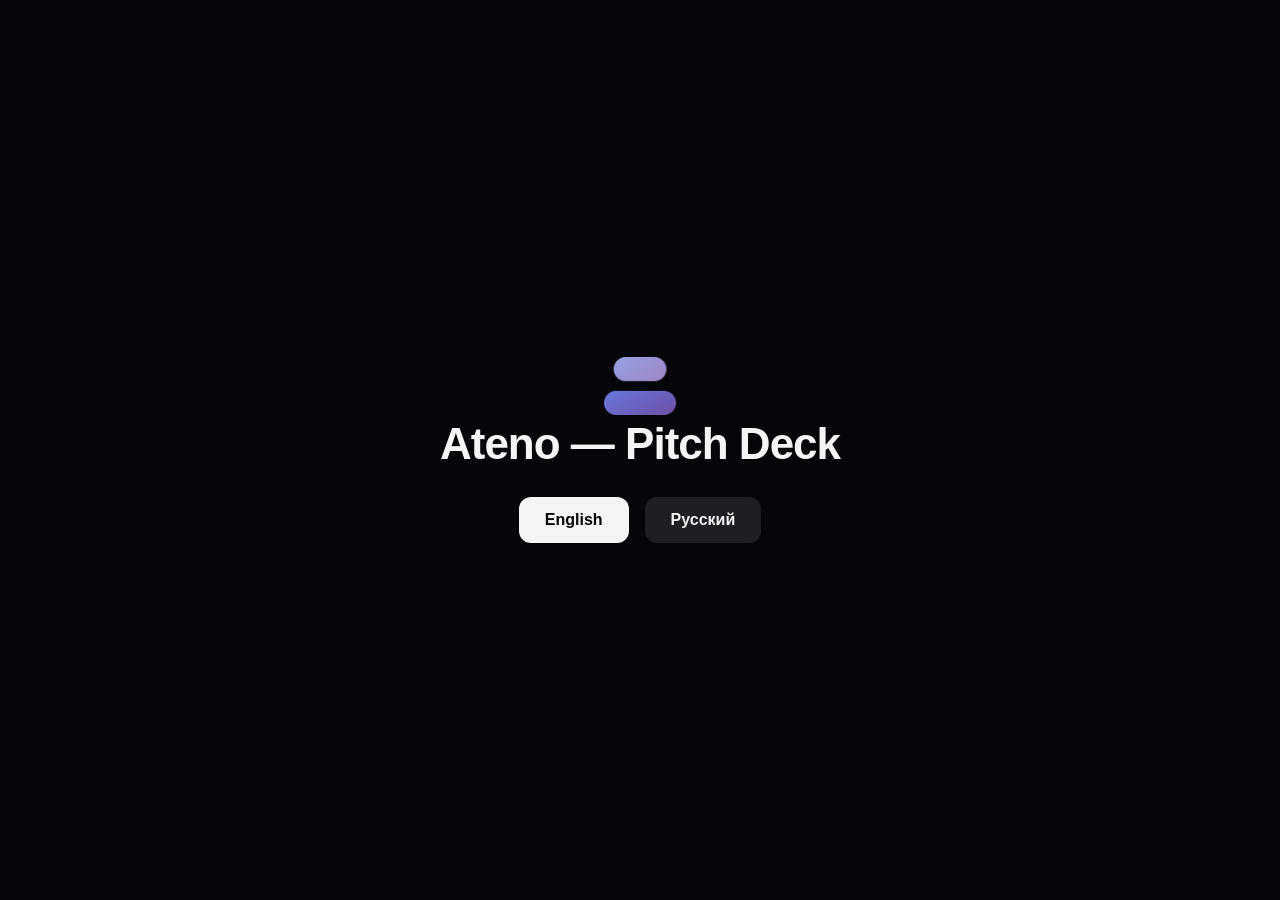
<file: index.html>
<!DOCTYPE html>
<html lang="en"><head><meta charset="utf-8"><meta name="viewport" content="width=device-width,initial-scale=1">
<title>Ateno — Pitch Deck</title><link rel="icon" href="deck_en/assets/favicon.png">
<style>body{margin:0;min-height:100vh;display:grid;place-items:center;background:#05050a;color:#f5f5f7;font-family:-apple-system,Inter,Arial,sans-serif}
main{text-align:center}h1{font-size:44px;letter-spacing:-1px;margin:0 0 28px}a{display:inline-block;margin:0 8px;padding:14px 26px;border-radius:12px;background:#f5f5f7;color:#05050a;text-decoration:none;font-weight:600}a+a{background:rgba(255,255,255,.1);color:#f5f5f7}</style></head>
<body><main><img src="deck_en/assets/logo.png" alt="Ateno" width="72"><h1>Ateno — Pitch Deck</h1>
<a href="deck_en/">English</a><a href="deck_ru/">Русский</a></main></body></html>
</file>
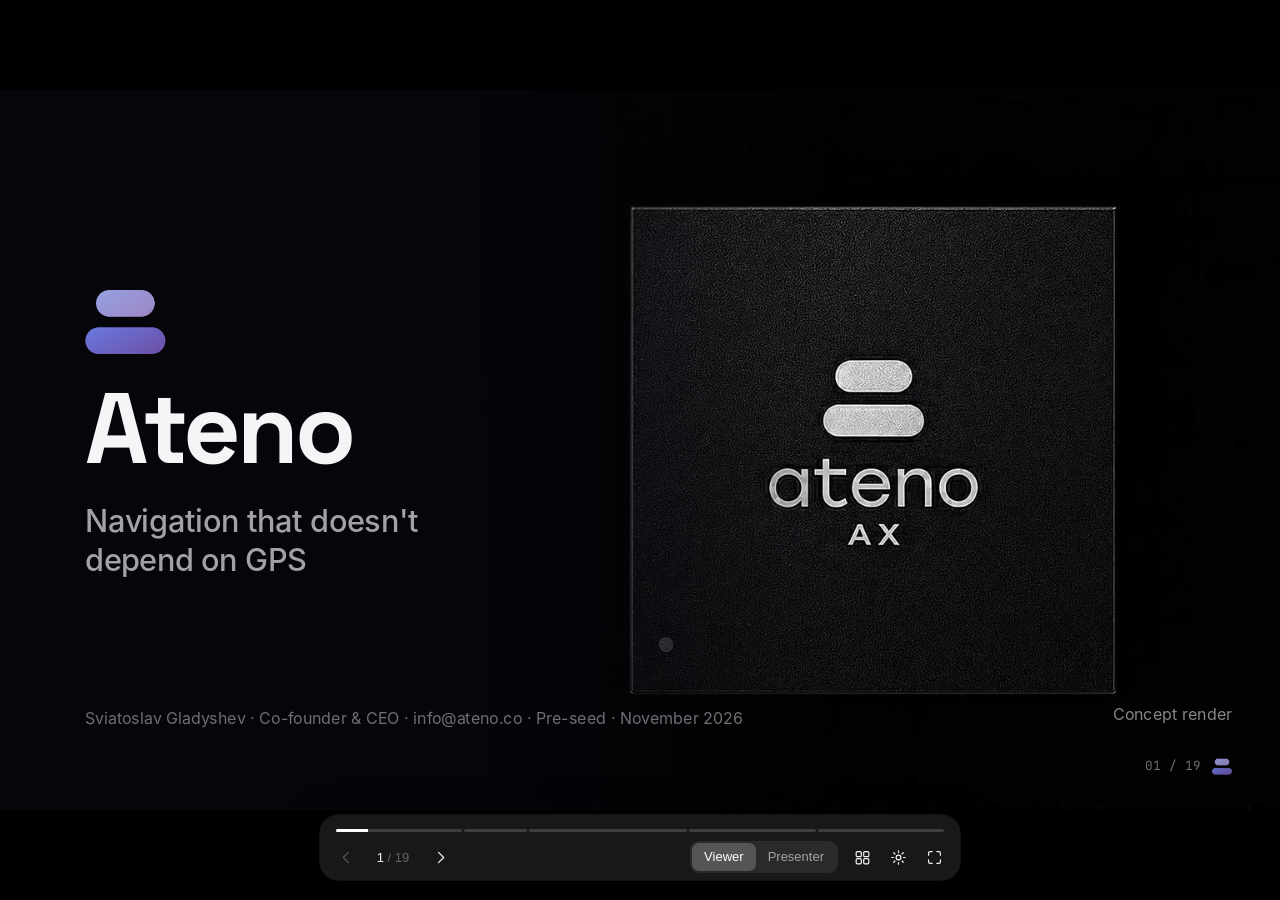
<file: deck_en/index.html>
<!doctype html>
<html lang="en">
<head>
<meta charset="utf-8">
<meta name="viewport" content="width=device-width,initial-scale=1">
<title>Ateno — Pitch Deck</title>
<meta name="description" content="Ateno: on-device 3D mapping chips for robots and drones. Pre-seed pitch deck.">
<meta name="theme-color" content="#000000">
<meta property="og:type" content="website">
<meta property="og:title" content="Ateno — Pitch Deck">
<meta property="og:description" content="On-device 3D mapping chips for robots and drones.">
<meta property="og:image" content="thumbs/cover.jpg">
<link rel="icon" type="image/png" href="assets/favicon.png">
<link rel="apple-touch-icon" href="assets/apple-touch-icon.png">
<link rel="stylesheet" href="fonts/inter.css">
<style>
/* ---------- page ---------- */
*{box-sizing:border-box}
:root{
  --ui:-apple-system,BlinkMacSystemFont,"SF Pro Text","Segoe UI",Roboto,"Helvetica Neue",Arial,sans-serif;
  --ease:cubic-bezier(.32,.72,0,1);
  --ink:#f5f5f7;--ink-2:rgba(235,235,245,.62);--ink-3:rgba(235,235,245,.36);
  --tint:#0a84ff;
}
html,body{margin:0;height:100%;overflow:hidden;font-family:var(--ui);-webkit-font-smoothing:antialiased;
  background:#000;}
body.idle{cursor:none}
#stage{position:fixed;inset:0;overflow:hidden}
#deck{position:absolute;left:50%;top:50%;width:1920px;height:1080px;transform-origin:center center;background:#000;overflow:hidden;border-radius:14px;
  opacity:0;transition:opacity .7s ease}
body.ready #deck{opacity:1}
:fullscreen #deck{border-radius:0;box-shadow:none}
body.full #deck{border-radius:0;box-shadow:none}

/* ---------- slide content defaults (matches the slide format) ---------- */
.slide{position:absolute;left:0;top:0;width:1920px;height:1080px;overflow:hidden;visibility:hidden;opacity:0;
  transition:opacity .45s ease,transform .62s var(--ease),visibility 0s linear .62s}
.slide.active{visibility:visible;opacity:1;transition:opacity .45s ease,transform .62s var(--ease),visibility 0s}
.slide p,.slide h1,.slide h2,.slide h3,.slide ul,.slide ol{margin:0}
.slide h1{font-size:96px;font-weight:600;line-height:1.1}
.slide h2{font-size:64px;font-weight:600;line-height:1.15}
.slide h3{font-size:44px;font-weight:600;line-height:1.2}
.slide p{font-size:32px;line-height:1.4}
.slide img{display:block}
.slide table{border-collapse:collapse;width:100%}
.slide th,.slide td{padding:.35em .6em;text-align:left;border-bottom:1px solid #DADCE0;vertical-align:top}
.slide aside{display:none}
.slide .embed{background:#fff;pointer-events:none}

/* ---------- surfaces ---------- */
.glass{background:rgba(30,30,32,.8);-webkit-backdrop-filter:saturate(180%) blur(30px);backdrop-filter:saturate(180%) blur(30px);
  box-shadow:0 0 0 .5px rgba(255,255,255,.14),0 16px 48px rgba(0,0,0,.45);color:var(--ink)}
button{font-family:inherit}

/* ---------- control bar ---------- */
#bar{position:fixed;left:50%;bottom:20px;width:min(640px,calc(100vw - 24px));transform:translateX(-50%);padding:9px 8px 6px;border-radius:18px;z-index:10;
  transition:opacity .34s ease,transform .5s var(--ease);font-size:13px;user-select:none;-webkit-user-select:none}
body.idle #bar{opacity:0;transform:translate(-50%,10px);pointer-events:none}
#row{display:flex;align-items:center;gap:0;margin-top:4px}
#bar button{all:unset;box-sizing:border-box;position:relative;width:36px;height:34px;display:grid;place-items:center;border-radius:9px;cursor:pointer;color:var(--ink);
  transition:background .16s,opacity .16s;-webkit-tap-highlight-color:transparent}
#bar button svg{width:19px;height:19px;fill:none;stroke:currentColor;stroke-width:1.5;stroke-linecap:round;stroke-linejoin:round}
#bar button:hover{background:rgba(255,255,255,.1)}
#bar button:focus-visible{outline:2px solid var(--tint);outline-offset:1px}
#bar button:disabled{opacity:.28;cursor:default;background:none}
#count{min-width:58px;text-align:center;font-variant-numeric:tabular-nums;color:var(--ink);font-weight:500;white-space:nowrap}
#count i{font-style:normal;color:var(--ink-3);font-weight:400}

/* Viewer | Presenter */
#bstat{display:flex;gap:12px;align-items:center;flex:1;min-width:0;padding:0 10px;overflow:hidden}
#bstat .st{color:var(--ink-2);font-size:12.5px}
#seg{display:flex;flex:none;padding:2px;margin:0 6px 0 auto;border-radius:9px;background:rgba(255,255,255,.08)}
#bar #seg button{width:auto;height:28px;padding:0 12px;border-radius:7px;font-size:13px;font-weight:500;color:var(--ink-2);display:block;line-height:28px}
#bar #seg button:hover{background:none;color:var(--ink)}
#bar #seg button.on{background:rgba(255,255,255,.2);color:#fff}

/* timeline */
#scrub{display:flex;gap:2px;height:12px;align-items:center;cursor:pointer;padding:0 8px;touch-action:none}
.ch{position:relative;height:3px;flex:var(--n) 1 0;border-radius:3px;background:rgba(255,255,255,.16);overflow:hidden;transition:height .18s var(--ease)}
.ch b{position:absolute;inset:0 auto 0 0;width:0;background:#fff;transition:width .35s var(--ease)}
#scrub:hover .ch{height:6px}
#peek{position:fixed;width:240px;padding:5px;border-radius:14px;z-index:11;opacity:0;pointer-events:none;transform:translateY(4px);transition:opacity .14s,transform .22s var(--ease);font-size:12px}
#peek.on{opacity:1;transform:none}
#peek img{display:block;width:100%;aspect-ratio:16/9;border-radius:10px;background:#fff}
#peek div{padding:6px 6px 3px;color:var(--ink);font-weight:500;white-space:nowrap;overflow:hidden;text-overflow:ellipsis}
#peek span{color:var(--ink-3);font-variant-numeric:tabular-nums;margin-right:6px}

/* notes in Viewer */
#notes{position:fixed;left:50%;bottom:112px;transform:translate(-50%,8px);width:min(640px,calc(100vw - 24px));max-height:34vh;overflow:auto;border-radius:18px;padding:16px 20px;
  font-size:16px;line-height:1.5;opacity:0;visibility:hidden;transition:opacity .2s,transform .4s var(--ease),visibility 0s linear .2s,bottom .5s var(--ease);z-index:9}
body.show-notes #notes{opacity:1;visibility:visible;transform:translateX(-50%);transition:opacity .2s,transform .4s var(--ease),visibility 0s,bottom .5s var(--ease)}
body.idle #notes{bottom:20px}

/* all slides */
#grid{position:fixed;inset:0;overflow:auto;z-index:20;padding:clamp(20px,4vw,56px);background:rgba(0,0,0,.92);-webkit-backdrop-filter:blur(30px);backdrop-filter:blur(30px);
  opacity:0;visibility:hidden;transition:opacity .24s ease,visibility 0s linear .24s;color:var(--ink)}
body.show-grid #grid{opacity:1;visibility:visible;transition:opacity .24s ease,visibility 0s}
#gridin{max-width:1480px;margin:0 auto}
#grid h2{margin:36px 0 14px;font-size:13px;font-weight:500;color:var(--ink-3)}
#grid h2:first-child{margin-top:0}
.tiles{display:grid;grid-template-columns:repeat(auto-fill,minmax(236px,1fr));gap:24px 20px}
#grid a{display:block;color:var(--ink);text-decoration:none;font-size:13px;outline:none;-webkit-tap-highlight-color:transparent}
#grid a img{width:100%;aspect-ratio:16/9;border-radius:9px;display:block;background:#fff;transition:transform .3s var(--ease)}
#grid a:hover img{transform:scale(1.015)}
#grid a.cur img{box-shadow:0 0 0 2px #000,0 0 0 3.5px rgba(255,255,255,.5)}
#grid a.sel img,#grid a:focus-visible img{box-shadow:0 0 0 2px #000,0 0 0 4px var(--tint)}
#grid a span{display:flex;gap:7px;margin-top:8px;line-height:1.3;color:var(--ink-2)}
#grid a span b{font-weight:400;color:var(--ink-3);font-variant-numeric:tabular-nums}

/* sheets */
.scrim{position:fixed;inset:0;z-index:40;display:grid;place-items:center;padding:16px;background:rgba(0,0,0,.45);opacity:0;visibility:hidden;transition:opacity .22s,visibility 0s linear .22s}
body.show-start #start,body.show-remote #remote,body.show-help #help{opacity:1;visibility:visible;transition:opacity .22s,visibility 0s}
.sheet{width:min(440px,100%);max-height:calc(100vh - 32px);overflow:auto;padding:20px;border-radius:22px;background:#1c1c1e;box-shadow:0 0 0 .5px rgba(255,255,255,.1),0 24px 70px rgba(0,0,0,.6);color:var(--ink);transform:scale(.97);transition:transform .4s var(--ease)}
body.show-start #start .sheet,body.show-remote #remote .sheet,body.show-help #help .sheet{transform:none}
.sheethead{display:flex;align-items:center;justify-content:space-between;margin-bottom:14px}
.sheet h2{margin:0;font-size:17px;font-weight:600;letter-spacing:-.01em}
.link{all:unset;cursor:pointer;font-size:15px;font-weight:400;color:var(--tint)}
.link:focus-visible{outline:2px solid var(--tint);outline-offset:2px}
.quiet{color:var(--ink-2);font-size:13px}
#dstatus{margin:0 0 12px;font-size:13px;line-height:1.45;color:var(--ink-2)}
#dstatus:empty{display:none}

/* grouped list, as in System Settings */
.group{border-radius:11px;background:#2c2c2e;overflow:hidden;margin-bottom:14px}
.group[hidden]{display:none}
.rowi>span:first-child{flex:none;max-width:100%}
#picker .rowi>span:first-child{flex:1}
.rowi{all:unset;box-sizing:border-box;display:flex;align-items:center;justify-content:space-between;gap:14px;width:100%;min-height:42px;padding:8px 13px;font-size:14px;color:var(--ink)}
.rowi[hidden]{display:none}
.rowi+.rowi{box-shadow:inset 0 .5px 0 rgba(255,255,255,.1)}
button.rowi{cursor:pointer}
button.rowi:hover{background:rgba(255,255,255,.05)}
button.rowi:focus-visible{outline:2px solid var(--tint);outline-offset:-2px}
.val{color:var(--ink-2);display:flex;align-items:center;gap:7px;min-width:0;text-align:right;overflow-wrap:anywhere;line-height:1.3}
.chev::after{content:"›";margin-left:2px;color:var(--ink-3);font-size:17px;line-height:1}
.val.ok{color:var(--ink)}
.val.ok::before{content:"";width:7px;height:7px;border-radius:50%;background:#30d158}
.grouplabel{margin:0 0 6px 13px;font-size:12px;color:var(--ink-3)}
.grouplabel[hidden]{display:none}
#picker:empty{display:none}
#picker .rowi span:first-child{min-width:0;overflow-wrap:anywhere;line-height:1.3}
#picker .rowi::after{content:"";flex:none;width:16px;height:16px;background:no-repeat center/contain}
#picker .rowi.on::after{background-image:url("data:image/svg+xml,%3Csvg xmlns='http://www.w3.org/2000/svg' viewBox='0 0 16 16'%3E%3Cpath d='m3 8.500 3.300 3.300L13 4.500' fill='none' stroke='%230a84ff' stroke-width='2' stroke-linecap='round' stroke-linejoin='round'/%3E%3C/svg%3E")}
#sfull{all:unset;flex:none;position:relative;width:40px;height:24px;border-radius:12px;cursor:pointer;background:rgba(255,255,255,.18);transition:background .2s}
#sfull::after{content:"";position:absolute;left:2px;top:2px;width:20px;height:20px;border-radius:50%;background:#fff;box-shadow:0 1px 2px rgba(0,0,0,.35);transition:transform .26s var(--ease)}
#sfull[aria-checked=true]{background:#30d158}
#sfull[aria-checked=true]::after{transform:translateX(16px)}
#sfull:focus-visible{outline:2px solid var(--tint);outline-offset:2px}
.mini{display:flex;gap:6px}
.mini button{all:unset;cursor:pointer;min-width:30px;padding:4px 10px;border-radius:7px;text-align:center;font-size:13px;color:var(--ink);background:rgba(255,255,255,.1)}
.mini button:hover{background:rgba(255,255,255,.17)}
.mini button:focus-visible{outline:2px solid var(--tint)}
#modes{display:grid;grid-template-columns:1fr 1fr;gap:8px}
#modes[hidden]{display:none}
.btn{all:unset;box-sizing:border-box;cursor:pointer;display:block;text-align:center;padding:10px;border-radius:10px;font-size:14px;font-weight:500;color:var(--ink);background:rgba(255,255,255,.1);transition:background .16s}
.btn:hover{background:rgba(255,255,255,.16)}
.btn.primary{background:#f5f5f7;color:#000}
.btn.primary:hover{background:#fff}
.btn:focus-visible{outline:2px solid var(--tint);outline-offset:2px}
.btn[hidden]{display:none}
#clkrow .val{margin-left:auto}
#clkfind[hidden]{display:none}
#mreset{display:block;margin:14px auto 0;font-size:13px;color:var(--ink-3)}
#mreset:hover{color:var(--ink-2)}

/* remote */
#remote .sheet{width:min(340px,100%);text-align:center}
#remote .sheethead{justify-content:flex-end;margin-bottom:0}
#rqrwrap{position:relative;width:196px;margin:0 auto 18px}
#rqr{background:#fff;padding:12px;border-radius:14px;aspect-ratio:1;display:grid;place-items:center;color:#202124;font-size:13px}
#rqr svg{width:100%;height:100%;display:block}
#remote h2{font-size:19px}
#rhint{margin:5px 0 14px;font-size:13px;line-height:1.4;color:var(--ink-2)}
#rdevs{text-align:left}
#rdevs:empty{display:none}
#rstatus{display:none}
#rfoot{display:flex;justify-content:center;gap:18px;font-size:13px}
#rfoot button{all:unset;cursor:pointer;color:var(--ink-3)}
#rfoot button:hover{color:var(--ink-2)}
#rfoot button:focus-visible{outline:2px solid var(--tint);outline-offset:2px}
#rok{position:absolute;inset:0;display:grid;place-items:center;border-radius:14px;background:rgba(255,255,255,.96);opacity:0;pointer-events:none}
#rok svg{width:64px;height:64px;fill:#30d158}
#rok path{fill:none;stroke:#fff;stroke-width:4.5;stroke-linecap:round;stroke-linejoin:round;stroke-dasharray:40;stroke-dashoffset:40}
#rok.on{animation:rokfade 2.2s ease both}
#rok.on svg{animation:rokpop .5s cubic-bezier(.34,1.4,.64,1) both}
#rok.on path{animation:rokdraw .36s .2s ease forwards}
@keyframes rokfade{0%{opacity:0}8%,80%{opacity:1}100%{opacity:0}}
@keyframes rokpop{from{transform:scale(.5)}to{transform:none}}
@keyframes rokdraw{to{stroke-dashoffset:0}}

/* shortcuts */
#help .sheet{width:min(400px,100%)}
#help dl{display:grid;grid-template-columns:1fr auto;gap:9px 20px;margin:0;font-size:13.5px;align-items:center;color:var(--ink-2)}
#help dd{margin:0;text-align:right;white-space:nowrap}
kbd{display:inline-block;min-width:22px;padding:2px 6px;margin-left:3px;border-radius:5px;background:rgba(255,255,255,.1);font:500 12px var(--ui);text-align:center;color:var(--ink)}
#jump{position:fixed;left:50%;top:18px;transform:translate(-50%,-6px);padding:8px 15px;border-radius:999px;font-size:13px;font-weight:500;font-variant-numeric:tabular-nums;z-index:45;opacity:0;pointer-events:none;transition:opacity .18s,transform .36s var(--ease)}
#jump.on{opacity:1;transform:translate(-50%,0)}
#jump i{font-style:normal;color:var(--ink-2);font-weight:400;margin-right:6px}
#black{position:fixed;inset:0;background:#000;z-index:15;opacity:0;pointer-events:none;transition:opacity .4s ease}
body.black #black{opacity:1;pointer-events:auto}

/* laser pointer, placed in slide coordinates */
#laser{position:absolute;left:-17px;top:-17px;width:34px;height:34px;border-radius:50%;z-index:50;pointer-events:none;opacity:0;transition:opacity .14s;will-change:transform;
  background:radial-gradient(circle,#fff 0,#ff3b30 26%,rgba(255,59,48,.7) 42%,rgba(255,59,48,0) 72%)}
#laser.on{opacity:1}

/* the slides window */
body.audience,body.audience #stage{cursor:none;background:#000}
body.audience #bar,body.audience #notes,body.audience #jump,body.audience #peek{display:none}

/* ---------- presenter view ---------- */
#phead,#pv,#pnotes{display:none}
body.presenter{cursor:auto}
body.presenter .slide,body.presenter .slide.active{transition:none!important}
body.presenter #stage{right:40%;top:68px;bottom:92px}
body.presenter #deck{border-radius:10px}
body.presenter #bar{left:30%;bottom:18px;background:none;-webkit-backdrop-filter:none;backdrop-filter:none;box-shadow:none}
body.presenter #notes,body.presenter #bstat{display:none}
body.presenter #bar{width:min(520px,calc(60vw - 32px))}
body.presenter #seg{margin:0 auto}
body.presenter #phead{display:flex;position:fixed;left:0;right:0;top:0;height:68px;align-items:center;gap:22px;padding:0 28px 0 32px;color:var(--ink)}
#timer{all:unset;cursor:pointer;font-size:32px;font-weight:300;letter-spacing:-.01em;font-variant-numeric:tabular-nums}
#timer.paused{color:var(--ink-3)}
#clock{font-size:15px;color:var(--ink-3);font-variant-numeric:tabular-nums}
#rehearse{flex:1;min-width:0;font-size:13px;line-height:1.3;color:var(--ink-3);overflow-wrap:anywhere}
#pfs{all:unset;flex:none;cursor:pointer;padding:6px 12px;border-radius:8px;font-size:13px;font-weight:500;color:#000;background:#f5f5f7}
#pfs[hidden]{display:none}
#pfs:focus-visible{outline:2px solid var(--tint);outline-offset:2px}
#pstat{display:flex;align-items:center;gap:16px;flex:none}
#pdevs,#pclk{all:unset;cursor:pointer;display:inline-flex;align-items:center;gap:16px;font-size:14px;color:var(--ink-2);white-space:nowrap}
#pclk{gap:8px}
#pdevs:focus-visible,#pclk:focus-visible{outline:2px solid var(--tint);outline-offset:3px}
#pdevs .st,#pclk{font-size:14px;color:var(--ink-2)}
#pdevs .st{gap:8px}
#pclk i,#pdevs i{width:8px;height:8px}
#pdevs .st.on,#pclk.on{color:var(--ink)}
#pclk i{border-radius:50%;box-shadow:inset 0 0 0 1.2px var(--ink-3)}
#pclk.on i{background:#30d158;box-shadow:none}
#pdevs .st i{box-shadow:inset 0 0 0 1.2px var(--ink-3);background:none}
#pdevs .st.on i{background:#30d158;box-shadow:none}
#pclk.ping i{animation:stping .6s var(--ease)}
.st{display:inline-flex;align-items:center;gap:6px;font-size:13px;color:var(--ink-3);white-space:nowrap}
.st i{width:6px;height:6px;border-radius:50%;background:rgba(255,255,255,.2)}
.st.on{color:var(--ink-2)}
.st.on i{background:#30d158}
.st.off i{background:rgba(255,255,255,.2)}
.st.ping i{animation:stping .6s var(--ease)}
@keyframes stping{0%{transform:scale(1)}40%{transform:scale(2.2)}100%{transform:scale(1)}}
#pgear{all:unset;cursor:pointer;display:grid;place-items:center;width:32px;height:32px;border-radius:8px;color:var(--ink-2)}
#pgear:hover{background:rgba(255,255,255,.1);color:var(--ink)}
#pgear:focus-visible{outline:2px solid var(--tint)}
#pgear svg{width:19px;height:19px;fill:none;stroke:currentColor;stroke-width:1.5;stroke-linecap:round;stroke-linejoin:round}
body.presenter #pv{display:block;position:fixed;right:0;top:68px;width:40%;padding:16px 32px 0 12px;color:var(--ink)}
#pv .lab{font-size:13px;color:var(--ink-3);margin-bottom:8px}
#nextwrap{position:relative;width:100%;aspect-ratio:16/9;border-radius:8px;overflow:hidden;background:#fff;display:grid;place-items:center;color:var(--ink-3);font-size:14px}
#nextwrap .slide{visibility:visible;opacity:1;transition:none;transform-origin:0 0;pointer-events:none}
#nextwrap.end{background:rgba(255,255,255,.05)}
body.presenter #pnotes{display:block;position:fixed;right:0;bottom:0;width:40%;top:calc(68px + 16px + 26px + (40vw - 44px) * .5625 + 20px);overflow:auto;padding:0 32px 24px 12px;font-size:var(--notes,22px);line-height:1.45;letter-spacing:-.006em;color:var(--ink)}

/* ---------- small screens ---------- */
@media (max-width:720px){
  #seg,#bstat,#bar #bpres{display:none}
  #row{justify-content:space-between}
  #count{flex:1}
  #deck{border-radius:8px}
  #bar{bottom:calc(10px + env(safe-area-inset-bottom))}
  .tiles{grid-template-columns:repeat(auto-fill,minmax(150px,1fr));gap:18px 14px}
}
@media (hover:none){#scrub:hover .ch{height:3px}#peek{display:none}}

/* print: one slide per page */
@page{size:1920px 1080px;margin:0}
@media print{
  html,body{overflow:visible;background:#fff}
  #bar,#notes,#grid,#phead,#pv,#pnotes,#help,#jump,#black,#peek,#start,#seg,#remote,#laser{display:none!important}
  #stage{position:static}
  #deck{position:static;transform:none!important;box-shadow:none;width:auto;height:auto;overflow:visible;border-radius:0;opacity:1}
  .slide{position:relative;visibility:visible;opacity:1!important;transform:none!important;page-break-after:always;break-after:page}
  .slide [data-build-in]{opacity:1!important;transform:none!important}
}
@media (prefers-reduced-motion:reduce){.slide,.slide.active,#bar,#notes,#help,#gridin{transition:none}}
/* ---------- Ateno additions: animated bars ---------- */
.slide .grow{transition:width 1.3s cubic-bezier(.2,.8,.2,1) .5s}
.slide:not(.active) .grow{width:0!important}
.slide .shrink{transition:width 1.6s cubic-bezier(.2,.8,.2,1) .6s}
.slide:not(.active) .shrink{width:1200px!important}
.slide .growh{transition:height 1.3s cubic-bezier(.2,.8,.2,1) .5s}
.slide:not(.active) .growh{height:0!important}
#nextwrap .grow,#nextwrap .shrink,#nextwrap .growh{transition:none}
@media print{.slide .grow,.slide .shrink,.slide .growh{transition:none}}

/* ---------- Ateno element system (blueprint) ---------- */
.slide h1,.slide h2,.slide h3,.slide p[style*="font-weight:700"],.slide p[style*="font-weight:800"]{font-family:'Space Grotesk','Inter',sans-serif}
.slide h2{letter-spacing:-2px!important}
.slide .card{background-color:#ffffff!important;border:1px solid rgba(29,29,31,.13)!important;border-radius:4px!important;position:relative;
  background-image:linear-gradient(#6d4fe0,#6d4fe0),linear-gradient(#6d4fe0,#6d4fe0),linear-gradient(#6d4fe0,#6d4fe0),linear-gradient(#6d4fe0,#6d4fe0),
  linear-gradient(#6d4fe0,#6d4fe0),linear-gradient(#6d4fe0,#6d4fe0),linear-gradient(#6d4fe0,#6d4fe0),linear-gradient(#6d4fe0,#6d4fe0)!important;
  background-repeat:no-repeat!important;
  background-size:18px 2px,2px 18px,18px 2px,2px 18px,18px 2px,2px 18px,18px 2px,2px 18px!important;
  background-position:0 0,0 0,100% 0,100% 0,0 100%,0 100%,100% 100%,100% 100%!important}
.slide .card.hi{background-color:#f6f3ff!important;border-color:rgba(109,79,224,.45)!important}
.slide.dk .card{background-color:rgba(255,255,255,.03)!important;border-color:rgba(255,255,255,.16)!important}
.slide .tag{font-family:'JetBrains Mono',ui-monospace,monospace;font-size:18px;letter-spacing:2px;color:#a1a1a6;position:absolute;right:28px;top:24px}
.slide .ibox{width:76px;height:76px;flex:none;border:1px solid rgba(29,29,31,.16);border-radius:4px;display:flex;align-items:center;justify-content:center}
.slide.dk .ibox{border-color:rgba(255,255,255,.2)}
</style>
</head>
<body>
<div id="stage"><div id="deck">
<section class="slide dk" id="cover" data-transition="fade" data-section="Problem" style="background:#05050a;color:#f5f5f7;font-family:'Inter', -apple-system, Arial, sans-serif;">

<video src="assets/chip-reveal.mp4" poster="assets/chip-poster.jpg" muted loop playsinline autoplay style="position:absolute;left:700px;top:0;width:1220px;height:1080px;object-fit:cover"></video>
<div style="position:absolute;left:700px;top:0;width:560px;height:1080px;background:linear-gradient(90deg,#05050a,rgba(5,5,10,0))"></div>
<div style="position:absolute;left:128px;top:300px;width:700px;display:flex;flex-direction:column;gap:36px">
<img data-build-in="fade 1" src="assets/logo.png" alt="Ateno logo" style="width:120px;height:auto">
<h1 data-build-in="rise 2" style="font-size:150px;font-weight:700;letter-spacing:-5px;line-height:1">Ateno</h1>
<p data-build-in="rise 3" style="font-size:46px;line-height:1.25;color:#a1a1a6;font-weight:500;letter-spacing:-.6px">Navigation that doesn't<br>depend on GPS</p>
</div>
<p style="position:absolute;left:128px;bottom:120px;font-size:24px;color:#6e6e73">Sviatoslav Gladyshev · Co-founder &amp; CEO · info@ateno.co · Pre-seed · November 2026</p>
<p style="position:absolute;right:72px;top:920px;width:400px;font-size:24px;color:#86868b;text-align:right">Concept render</p>

<div style="position:absolute;right:72px;bottom:52px;display:flex;align-items:center;gap:16px"><p style="font-family:'JetBrains Mono', ui-monospace, monospace;font-size:19px;letter-spacing:1px;color:#6e6e73">01 / 19</p><img src="assets/logo.png" alt="Ateno" style="width:30px;height:auto;opacity:.9"></div>
<aside>Ateno builds a dedicated chip that lets autonomous systems build 3D maps on board and navigate without GPS. The chip on screen is a concept render, not silicon.</aside>
</section>
<section class="slide" id="problem" data-transition="push" style="background:#fbfbfd;color:#1d1d1f;font-family:'Inter', -apple-system, Arial, sans-serif;padding:128px;display:flex;flex-direction:column;justify-content:center;gap:64px">

<div style="display:flex;flex-direction:column;gap:28px"><div style="display:flex;align-items:center;gap:22px;width:100%"><p style="font-family:'JetBrains Mono', ui-monospace, monospace;font-size:21px;font-weight:500;color:#6d4fe0;letter-spacing:3px;text-transform:uppercase;white-space:nowrap"><span style="color:#86868b">02 /</span> The problem</p><div style="flex:1;height:1px;background:rgba(134,134,139,.35)"></div></div><h2 style="font-size:84px;font-weight:700;letter-spacing:-2.7px;line-height:1.05;">Every autonomous system asks: <br><span style="color:#86868b">where am I?</span></h2></div>
<div style="display:flex;gap:40px">
<div data-build-in="rise 1" style="flex:1;display:flex;flex-direction:column;gap:22px"><div style="position:relative;height:300px;border-radius:4px;overflow:hidden;background:#111"><img src="assets/place-bridge.webp" alt="" style="width:100%;height:300px;object-fit:cover;object-position:50% 40%"><p style="position:absolute;left:16px;top:16px;font-family:'JetBrains Mono', ui-monospace, monospace;font-size:15px;letter-spacing:2px;text-transform:uppercase;color:#fff;background:rgba(0,0,0,.5);padding:6px 12px;border-radius:3px">Illustration</p></div><p class="tag" style="position:static">01</p><h3 style="font-size:40px;font-weight:700;letter-spacing:-1px;margin-top:-12px">Denied</h3><p style="font-size:27px;line-height:1.4;color:#6e6e73;margin-top:-8px">GPS can be jammed, spoofed or simply absent.</p></div>
<div data-build-in="rise 2" style="flex:1;display:flex;flex-direction:column;gap:22px"><div style="position:relative;height:300px;border-radius:4px;overflow:hidden;background:#111"><img src="assets/place-underground.webp" alt="" style="width:100%;height:300px;object-fit:cover;object-position:50% 50%"><p style="position:absolute;left:16px;top:16px;font-family:'JetBrains Mono', ui-monospace, monospace;font-size:15px;letter-spacing:2px;text-transform:uppercase;color:#fff;background:rgba(0,0,0,.5);padding:6px 12px;border-radius:3px">Illustration</p></div><p class="tag" style="position:static">02</p><h3 style="font-size:40px;font-weight:700;letter-spacing:-1px;margin-top:-12px">Underground and indoors</h3><p style="font-size:27px;line-height:1.4;color:#6e6e73;margin-top:-8px">Tunnels, mines and buildings have no signal at all.</p></div>
<div data-build-in="rise 3" style="flex:1;display:flex;flex-direction:column;gap:22px"><div style="position:relative;height:300px;border-radius:4px;overflow:hidden;background:#111"><img src="assets/place-site.webp" alt="" style="width:100%;height:300px;object-fit:cover;object-position:50% 60%"><p style="position:absolute;left:16px;top:16px;font-family:'JetBrains Mono', ui-monospace, monospace;font-size:15px;letter-spacing:2px;text-transform:uppercase;color:#fff;background:rgba(0,0,0,.5);padding:6px 12px;border-radius:3px">Illustration</p></div><p class="tag" style="position:static">03</p><h3 style="font-size:40px;font-weight:700;letter-spacing:-1px;margin-top:-12px">Disconnected</h3><p style="font-size:27px;line-height:1.4;color:#6e6e73;margin-top:-8px">No reliable link to a server. The map has to be built on board.</p></div>
</div>
<p style="position:absolute;left:72px;bottom:52px;font-family:'JetBrains Mono', ui-monospace, monospace;font-size:19px;letter-spacing:1px;color:#6e6e73">Pre-seed · November 2026</p><div style="position:absolute;right:72px;bottom:52px;display:flex;align-items:center;gap:16px"><p style="font-family:'JetBrains Mono', ui-monospace, monospace;font-size:19px;letter-spacing:1px;color:#6e6e73">02 / 19</p><img src="assets/logo.png" alt="Ateno" style="width:30px;height:auto;opacity:.9"></div>
<aside>GPS answers the question until it doesn't: it can be denied, faked, or never there. And there is often no link to send data anywhere. The machine has to build a 3D map from its own cameras, while it moves, and locate itself in it. The three pictures are illustrations from our website, not field footage.</aside>
</section>
<section class="slide" id="today" data-transition="push" style="background:#fbfbfd;color:#1d1d1f;font-family:'Inter', -apple-system, Arial, sans-serif;">

<div style="position:absolute;left:128px;top:128px;width:1664px;display:flex;flex-direction:column;gap:26px"><div style="display:flex;align-items:center;gap:22px;width:100%"><p style="font-family:'JetBrains Mono', ui-monospace, monospace;font-size:21px;font-weight:500;color:#6d4fe0;letter-spacing:3px;text-transform:uppercase;white-space:nowrap"><span style="color:#86868b">03 /</span> Today</p><div style="flex:1;height:1px;background:rgba(134,134,139,.35)"></div></div><h2 style="font-size:64px;font-weight:700;letter-spacing:-2.0px;line-height:1.05;">The best 3D maps come from Gaussian Splatting. <br><span style="color:#86868b">Building one takes a datacenter GPU.</span></h2></div>
<div style="position:absolute;left:128px;top:392px;width:920px;height:530px;border-radius:6px;overflow:hidden;background:#000">
<video src="assets/orbit.mp4" poster="assets/orbit-poster.jpg" muted loop playsinline autoplay style="width:1196px;height:689px;object-fit:cover;margin-left:-138px;margin-top:-60px"></video></div>
<p style="position:absolute;left:128px;top:934px;width:920px;font-size:24px;color:#86868b;text-align:left">3DGS scene, shown in a software viewer</p>
<div style="position:absolute;left:1120px;top:392px;width:672px;display:flex;flex-direction:column;gap:30px">
<div data-build-in="rise 1" style="border-top:1px solid #e5e5ea;padding-top:22px"><p style="font-size:76px;font-weight:700;letter-spacing:-2.5px;line-height:1">0.4–5 FPS</p><p style="font-size:25px;color:#6e6e73;margin-top:10px;line-height:1.35">Published Gaussian SLAM on NVIDIA Jetson. Too slow to navigate with.</p></div>
<div data-build-in="rise 2" style="border-top:1px solid #e5e5ea;padding-top:22px"><p style="font-size:76px;font-weight:700;letter-spacing:-2.5px;line-height:1">4–24 h</p><p style="font-size:25px;color:#6e6e73;margin-top:10px;line-height:1.35">To reconstruct a large scene on GPUs. Record now, map later.</p></div>
<div data-build-in="rise 3" style="border-top:1px solid #e5e5ea;padding-top:22px"><p style="font-size:76px;font-weight:700;letter-spacing:-2.5px;line-height:1">20–80 GB</p><p style="font-size:25px;color:#6e6e73;margin-top:10px;line-height:1.35">GPU memory for large scenes. Nothing on board comes close.</p></div>
</div>
<p style="position:absolute;left:72px;bottom:52px;font-family:'JetBrains Mono', ui-monospace, monospace;font-size:19px;letter-spacing:1px;color:#6e6e73">Pre-seed · November 2026</p><div style="position:absolute;right:72px;bottom:52px;display:flex;align-items:center;gap:16px"><p style="font-family:'JetBrains Mono', ui-monospace, monospace;font-size:19px;letter-spacing:1px;color:#6e6e73">03 / 19</p><img src="assets/logo.png" alt="Ateno" style="width:30px;height:auto;opacity:.9"></div>
<aside>Gaussian Splatting builds photorealistic maps from ordinary cameras. But building one is a training job. Sources: published Gaussian SLAM benchmarks; 30+ practitioner interviews since May 2026.</aside>
</section>
<section class="slide dk" id="insight" data-transition="push" style="background:#05050a;color:#f5f5f7;font-family:'Inter', -apple-system, Arial, sans-serif;">

<div style="position:absolute;left:0;top:0;width:1920px;height:1080px;background:radial-gradient(circle at 50% 70%, rgba(60,40,140,.45) 0%, rgba(0,0,0,0) 60%)"></div>
<div style="position:absolute;left:60px;top:210px;width:1800px;display:flex;flex-direction:column;align-items:center;gap:30px;text-align:center">
<div style="display:flex;align-items:center;gap:22px;width:100%"><p style="font-family:'JetBrains Mono', ui-monospace, monospace;font-size:21px;font-weight:500;color:#a593f5;letter-spacing:3px;text-transform:uppercase;white-space:nowrap"><span style="color:#86868b">04 /</span> Our insight</p><div style="flex:1;height:1px;background:rgba(134,134,139,.35)"></div></div>
<h2 style="font-size:94px;font-weight:700;letter-spacing:-3.5px;line-height:1.08">A robot doesn't need to view a map. <br><span style="background:linear-gradient(90deg, #a78bfa, #60a5fa 55%, #34d399);-webkit-background-clip:text;background-clip:text;-webkit-text-fill-color:transparent;color:transparent">It needs to build one.</span></h2>
</div>
<div data-build-in="rise 1" style="position:absolute;left:360px;top:680px;width:1200px;display:flex;align-items:center;gap:56px">
<p style="font-size:190px;font-weight:800;letter-spacing:-8px;line-height:1;background:linear-gradient(90deg, #a78bfa, #60a5fa 55%, #34d399);-webkit-background-clip:text;background-clip:text;-webkit-text-fill-color:transparent;color:transparent"><span data-count="77">77</span>%</p>
<p style="font-size:34px;line-height:1.4;color:#a1a1a6;width:640px">of 3DGS training time is the backward pass and optimizer. Our hardware is designed around it.</p>
</div>
<p style="position:absolute;left:72px;bottom:52px;font-family:'JetBrains Mono', ui-monospace, monospace;font-size:19px;letter-spacing:1px;color:#6e6e73">Pre-seed · November 2026</p><div style="position:absolute;right:72px;bottom:52px;display:flex;align-items:center;gap:16px"><p style="font-family:'JetBrains Mono', ui-monospace, monospace;font-size:19px;letter-spacing:1px;color:#6e6e73">04 / 19</p><img src="assets/logo.png" alt="Ateno" style="width:30px;height:auto;opacity:.9"></div>
<aside>We profiled the reference pipeline (gsplat on an NVIDIA L4) before writing any RTL. Building the map is training, and training is where the compute goes. Most accelerators stop at rendering.</aside>
</section>
<section class="slide" id="product" data-transition="push" data-section="Product" style="background:#fbfbfd;color:#1d1d1f;font-family:'Inter', -apple-system, Arial, sans-serif;">

<div style="position:absolute;left:1000px;top:0;width:920px;height:1080px;overflow:hidden;background:#1a1a1c">
<img src="assets/chip-silver.jpg" alt="Ateno AX chip, concept render" style="width:920px;height:1080px;object-fit:cover;object-position:46% 50%"></div>
<p style="position:absolute;right:72px;top:64px;font-size:16px;color:#ffffff;background:rgba(0,0,0,.45);padding:7px 14px;border-radius:3px;font-family:'JetBrains Mono', ui-monospace, monospace;letter-spacing:2px;text-transform:uppercase">Concept render</p>
<div style="position:absolute;left:128px;top:96px;width:800px;height:888px;display:flex;flex-direction:column;justify-content:center;gap:34px">
<div style="display:flex;align-items:center;gap:22px;width:100%"><p style="font-family:'JetBrains Mono', ui-monospace, monospace;font-size:21px;font-weight:500;color:#6d4fe0;letter-spacing:3px;text-transform:uppercase;white-space:nowrap"><span style="color:#86868b">05 /</span> The product</p><div style="flex:1;height:1px;background:rgba(134,134,139,.35)"></div></div>
<div style="display:flex;flex-direction:column;gap:18px">
<h1 style="font-size:124px;font-weight:700;letter-spacing:-5px;line-height:.95">Ateno&nbsp;AX</h1>
<p style="font-size:34px;line-height:1.25;color:#6e6e73;font-weight:500;letter-spacing:-.4px">One chip that builds the map and renders it.<br>On the device, offline.</p></div>
<div style="display:flex;flex-direction:column;gap:16px">
<div data-build-in="fade 1" style="display:flex;gap:28px;align-items:baseline;border-top:1px solid #e5e5ea;padding:16px 0 0"><p style="width:170px;flex:none;font-family:'JetBrains Mono', ui-monospace, monospace;font-size:16px;letter-spacing:2.5px;color:#86868b;text-transform:uppercase">Input</p><p style="font-size:25px;line-height:1.3;color:#1d1d1f">Frames from the robot's own cameras</p></div>
<div data-build-in="fade 2" style="display:flex;gap:28px;align-items:baseline;border-top:1px solid #e5e5ea;padding:16px 0 0"><p style="width:170px;flex:none;font-family:'JetBrains Mono', ui-monospace, monospace;font-size:16px;letter-spacing:2.5px;color:#86868b;text-transform:uppercase">Builds</p><p style="font-size:25px;line-height:1.3;color:#1d1d1f">A 3D Gaussian map, trained on the chip</p></div>
<div data-build-in="fade 3" style="display:flex;gap:28px;align-items:baseline;border-top:1px solid #e5e5ea;padding:16px 0 0"><p style="width:170px;flex:none;font-family:'JetBrains Mono', ui-monospace, monospace;font-size:16px;letter-spacing:2.5px;color:#86868b;text-transform:uppercase">Renders</p><p style="font-size:25px;line-height:1.3;color:#1d1d1f">Photorealistic views, 1080p today</p></div>
<div data-build-in="fade 4" style="display:flex;gap:28px;align-items:baseline;border-top:1px solid #e5e5ea;padding:16px 0 0"><p style="width:170px;flex:none;font-family:'JetBrains Mono', ui-monospace, monospace;font-size:16px;letter-spacing:2.5px;color:#86868b;text-transform:uppercase">Link</p><p style="font-size:25px;line-height:1.3;color:#1d1d1f">None needed. Nothing leaves the device</p></div>
<div data-build-in="fade 5" style="display:flex;gap:28px;align-items:baseline;border-top:1px solid #e5e5ea;padding:16px 0 0"><p style="width:170px;flex:none;font-family:'JetBrains Mono', ui-monospace, monospace;font-size:16px;letter-spacing:2.5px;color:#86868b;text-transform:uppercase">Ships as</p><p style="font-size:25px;line-height:1.3;color:#1d1d1f">Compute module, or IP block in an SoC</p></div>
<div data-build-in="fade 6" style="display:flex;gap:28px;align-items:baseline;border-top:1px solid #e5e5ea;padding:16px 0 0"><p style="width:170px;flex:none;font-family:'JetBrains Mono', ui-monospace, monospace;font-size:16px;letter-spacing:2.5px;color:#86868b;text-transform:uppercase">Poses</p><p style="font-size:25px;line-height:1.3;color:#1d1d1f">Software today (COLMAP); on-chip next</p></div>
<div data-build-in="fade 7" style="display:flex;gap:28px;align-items:baseline;border-top:1px solid #e5e5ea;padding:16px 0 0"><p style="width:170px;flex:none;font-family:'JetBrains Mono', ui-monospace, monospace;font-size:16px;letter-spacing:2.5px;color:#86868b;text-transform:uppercase">Status</p><p style="font-size:25px;line-height:1.3;color:#5b3fd6">Rendering and training run on FPGA</p></div>
</div></div>
<p style="position:absolute;left:72px;bottom:52px;font-family:'JetBrains Mono', ui-monospace, monospace;font-size:19px;letter-spacing:1px;color:#6e6e73">Pre-seed · November 2026</p><div style="position:absolute;right:72px;bottom:52px;display:flex;align-items:center;gap:16px"><p style="font-family:'JetBrains Mono', ui-monospace, monospace;font-size:19px;letter-spacing:1px;color:#6e6e73">05 / 19</p><img src="assets/logo.png" alt="Ateno" style="width:30px;height:auto;opacity:.9"></div>
<aside>Ateno AX is one chip for one workload: it trains the 3D map and renders it, on the device, with no connection. The chip image is a concept render, not silicon. Be precise about what exists: rendering and training run on our FPGA prototype; camera poses are still computed in software.</aside>
</section>
<section class="slide dk" id="module" data-transition="push" style="background:#05050a;color:#f5f5f7;font-family:'Inter', -apple-system, Arial, sans-serif;">

<img src="assets/device-main.webp" alt="Concept render of the Ateno AX module connected to a laptop by a USB-C cable" style="position:absolute;left:0;top:0;width:1920px;height:1080px;object-fit:cover;object-position:30% 50%">
<div style="position:absolute;left:0;top:0;width:1920px;height:1080px;background:linear-gradient(200deg,rgba(5,5,10,.82) 0%,rgba(5,5,10,.35) 38%,rgba(5,5,10,0) 60%)"></div>
<div style="position:absolute;right:120px;top:128px;width:900px;display:flex;flex-direction:column;gap:28px">
<div style="display:flex;align-items:center;gap:22px;width:100%"><p style="font-family:'JetBrains Mono', ui-monospace, monospace;font-size:21px;font-weight:500;color:#a593f5;letter-spacing:3px;text-transform:uppercase;white-space:nowrap"><span style="color:#86868b">06 /</span> Form factor</p><div style="flex:1;height:1px;background:rgba(134,134,139,.35)"></div></div>
<h2 data-build-in="rise 1" style="font-size:76px;font-weight:700;letter-spacing:-3px;line-height:1.05">One small module. <br><span style="color:#c7c7cc">Plugs into the robot.</span></h2>
<p data-build-in="rise 2" style="font-size:32px;line-height:1.4;color:#d2d2d7">The first product is an edge module around the chip. Later, the same design as an IP block inside an SoC.</p>
</div>
<p style="position:absolute;left:72px;top:64px;font-family:'JetBrains Mono', ui-monospace, monospace;font-size:15px;letter-spacing:2px;text-transform:uppercase;color:#fff;background:rgba(0,0,0,.5);padding:6px 12px;border-radius:3px">Concept render</p>

<p style="position:absolute;left:72px;bottom:52px;font-family:'JetBrains Mono', ui-monospace, monospace;font-size:19px;letter-spacing:1px;color:#6e6e73">Pre-seed · November 2026</p><div style="position:absolute;right:72px;bottom:52px;display:flex;align-items:center;gap:16px"><p style="font-family:'JetBrains Mono', ui-monospace, monospace;font-size:19px;letter-spacing:1px;color:#6e6e73">06 / 19</p><img src="assets/logo.png" alt="Ateno" style="width:30px;height:auto;opacity:.9"></div>
<aside>This is how the first product would look: a small compute module that sits on the robot. It is a concept render; no module has been built. What exists today is the design running on an FPGA.</aside>
</section>
<section class="slide dk" id="proof" data-transition="push" data-section="Proof" style="background:#05050a;color:#f5f5f7;font-family:'Inter', -apple-system, Arial, sans-serif;">

<div style="position:absolute;left:1032px;top:100px;width:760px;height:760px;border-radius:6px;overflow:hidden;background:#000">
<video src="assets/buildup.mp4" poster="assets/fpga-frame.jpg" muted playsinline autoplay style="width:760px;height:760px;object-fit:cover"></video></div>
<p style="position:absolute;left:1032px;top:876px;width:760px;font-size:24px;color:#86868b;text-align:left">Illustrative build-up. The final frame is our FPGA render (AWS F2).</p>
<div style="position:absolute;left:128px;top:150px;width:840px;display:flex;flex-direction:column;gap:28px"><div style="display:flex;align-items:center;gap:22px;width:100%"><p style="font-family:'JetBrains Mono', ui-monospace, monospace;font-size:21px;font-weight:500;color:#a593f5;letter-spacing:3px;text-transform:uppercase;white-space:nowrap"><span style="color:#86868b">07 /</span> What already runs</p><div style="flex:1;height:1px;background:rgba(134,134,139,.35)"></div></div><h2 style="font-size:80px;font-weight:700;letter-spacing:-2.6px;line-height:1.05;">This frame was rendered by our hardware.</h2></div>
<div style="position:absolute;left:128px;top:560px;width:840px;display:grid;grid-template-columns:1fr 1fr;gap:48px 48px">
<div data-build-in="rise 1"><p style="font-size:84px;font-weight:700;letter-spacing:-3px;line-height:1"><span data-count="173161">173,161</span></p><p style="font-size:26px;color:#a1a1a6;margin-top:10px">Gaussians in the scene</p></div>
<div data-build-in="rise 2"><p style="font-size:84px;font-weight:700;letter-spacing:-3px;line-height:1"><span data-count="2073600">2,073,600</span></p><p style="font-size:26px;color:#a1a1a6;margin-top:10px">pixels, computed by our design</p></div>
<div data-build-in="rise 3"><p style="font-size:84px;font-weight:700;letter-spacing:-3px;line-height:1">1080p</p><p style="font-size:26px;color:#a1a1a6;margin-top:10px">end to end on the FPGA</p></div>
<div data-build-in="rise 4"><p style="font-size:84px;font-weight:700;letter-spacing:-3px;line-height:1">Closed</p><p style="font-size:26px;color:#a1a1a6;margin-top:10px">timing on AWS F2</p></div>
</div>
<p style="position:absolute;left:72px;bottom:52px;font-family:'JetBrains Mono', ui-monospace, monospace;font-size:19px;letter-spacing:1px;color:#6e6e73">Pre-seed · November 2026</p><div style="position:absolute;right:72px;bottom:52px;display:flex;align-items:center;gap:16px"><p style="font-family:'JetBrains Mono', ui-monospace, monospace;font-size:19px;letter-spacing:1px;color:#6e6e73">07 / 19</p><img src="assets/logo.png" alt="Ateno" style="width:30px;height:auto;opacity:.9"></div>
<aside>Full 1080p rendering ran end to end on an AWS F2 FPGA, September 2026. The build-up animation is illustrative; the final frame is the FPGA output. If asked about GPUs: today the FPGA is about 70x slower than an NVIDIA L4 on this frame (262 ms vs about 3.7 ms). What carries over to silicon is the cycle count, not FPGA wall-clock.</aside>
</section>
<section class="slide" id="speed" data-transition="push" style="background:#fbfbfd;color:#1d1d1f;font-family:'Inter', -apple-system, Arial, sans-serif;">

<div style="position:absolute;left:128px;top:128px;width:900px;display:flex;flex-direction:column;gap:28px"><div style="display:flex;align-items:center;gap:22px;width:100%"><p style="font-family:'JetBrains Mono', ui-monospace, monospace;font-size:21px;font-weight:500;color:#6d4fe0;letter-spacing:3px;text-transform:uppercase;white-space:nowrap"><span style="color:#86868b">08 /</span> Progress</p><div style="flex:1;height:1px;background:rgba(134,134,139,.35)"></div></div><h2 style="font-size:84px;font-weight:700;letter-spacing:-2.7px;line-height:1.05;">From one second to 262 ms. <br><span style="color:#86868b">In ten days.</span></h2></div>
<div data-build-in="rise 1" style="position:absolute;left:128px;top:520px;width:700px;display:flex;flex-direction:column;gap:18px">
<p style="font-size:220px;font-weight:800;letter-spacing:-9px;line-height:.95;background:linear-gradient(90deg, #a78bfa, #60a5fa 55%, #34d399);-webkit-background-clip:text;background-clip:text;-webkit-text-fill-color:transparent;color:transparent">3.9×</p>
<p style="font-size:34px;line-height:1.35;color:#6e6e73">faster frame time, same 1080p scene,<br>173,161 Gaussians, FPGA core at 100 MHz.</p>
</div>
<div class="card" style="position:absolute;left:1020px;top:300px;width:772px;height:660px;background:#f2f2f5;border-radius:36px;display:flex;align-items:end;justify-content:center;gap:120px;padding:0 0 40px">
<div style="display:flex;flex-direction:column;align-items:center;justify-content:end;gap:18px;width:220px;height:560px"><p data-build-in="fade 2" style="font-size:44px;font-weight:700;letter-spacing:-1px;color:#1d1d1f;white-space:nowrap">1.02 s</p><div class="growh" style="width:160px;height:420px;border-radius:3px;background:repeating-linear-gradient(135deg,#4b4b52 0 3px,#ececf0 3px 12px)"></div><p style="font-size:26px;color:#6e6e73">Aug 31</p></div>
<div style="display:flex;flex-direction:column;align-items:center;justify-content:end;gap:18px;width:220px;height:560px"><p data-build-in="fade 3" style="font-size:44px;font-weight:700;letter-spacing:-1px;color:#1d1d1f;white-space:nowrap">262 ms</p><div class="growh" style="width:160px;height:108px;border-radius:3px;background:linear-gradient(0deg, #a78bfa, #60a5fa 55%, #34d399)"></div><p style="font-size:26px;color:#6e6e73">Sep 10</p></div>
</div>
<p style="position:absolute;left:128px;top:930px;width:860px;font-size:24px;color:#86868b">Not fast yet, and we know exactly why: next slide.</p>

<p style="position:absolute;left:72px;bottom:52px;font-family:'JetBrains Mono', ui-monospace, monospace;font-size:19px;letter-spacing:1px;color:#6e6e73">Pre-seed · November 2026</p><div style="position:absolute;right:72px;bottom:52px;display:flex;align-items:center;gap:16px"><p style="font-family:'JetBrains Mono', ui-monospace, monospace;font-size:19px;letter-spacing:1px;color:#6e6e73">08 / 19</p><img src="assets/logo.png" alt="Ateno" style="width:30px;height:auto;opacity:.9"></div>
<aside>Same scene, same resolution. 1.02 s on August 31, 262 ms on September 10: 3.9 times faster. Not fast yet: the next slide shows exactly where the time goes.</aside>
</section>
<section class="slide" id="bottleneck" data-transition="push" style="background:#fbfbfd;color:#1d1d1f;font-family:'Inter', -apple-system, Arial, sans-serif;">

<div style="position:absolute;left:128px;top:128px;width:1664px;display:flex;flex-direction:column;gap:28px"><div style="display:flex;align-items:center;gap:22px;width:100%"><p style="font-family:'JetBrains Mono', ui-monospace, monospace;font-size:21px;font-weight:500;color:#6d4fe0;letter-spacing:3px;text-transform:uppercase;white-space:nowrap"><span style="color:#86868b">09 /</span> Where the time goes</p><div style="flex:1;height:1px;background:rgba(134,134,139,.35)"></div></div><h2 style="font-size:80px;font-weight:700;letter-spacing:-2.6px;line-height:1.05;">Three quarters of every frame is sorting. <br><span style="color:#86868b">That's what we fix next.</span></h2></div>
<div data-build-in="pop 1" style="position:absolute;left:150px;top:400px;width:520px;height:520px">
<svg aria-label="Frame time breakdown: frontend 19%, sorting 75%, render 6%" width="520" height="520" viewBox="0 0 520 520" style="position:absolute;left:0;top:0;width:520px;height:520px"><defs><linearGradient id="sortg" x1="0" y1="0" x2="1" y2="1"><stop offset="0" stop-color="#a78bfa"/><stop offset=".55" stop-color="#60a5fa"/><stop offset="1" stop-color="#34d399"/></linearGradient></defs><circle cx="260" cy="260" r="200" fill="none" stroke="#d2d2d7" stroke-width="64" stroke-dasharray="232.8 1256.6" stroke-dashoffset="0.0" transform="rotate(-90 260 260)"/><circle cx="260" cy="260" r="200" fill="none" stroke="url(#sortg)" stroke-width="64" stroke-dasharray="936.5 1256.6" stroke-dashoffset="-238.8" transform="rotate(-90 260 260)"/><circle cx="260" cy="260" r="200" fill="none" stroke="#aeaeb2" stroke-width="64" stroke-dasharray="69.4 1256.6" stroke-dashoffset="-1181.2" transform="rotate(-90 260 260)"/></svg>
<p style="position:absolute;left:0;top:200px;width:520px;text-align:center;font-size:76px;font-weight:800;letter-spacing:-2.5px">262 ms</p>
<p style="position:absolute;left:0;top:296px;width:520px;text-align:center;font-size:26px;color:#86868b">per 1080p frame</p>
</div>
<div style="position:absolute;left:1000px;top:440px;width:792px;display:flex;flex-direction:column;gap:34px">
<div data-build-in="rise 2" style="display:flex;flex-direction:column;gap:14px;border-top:1px solid #e5e5ea;padding-top:26px"><div style="display:flex;align-items:baseline;justify-content:space-between"><p style="font-size:34px;font-weight:700;color:#5b3fd6">Sorting</p><p style="font-size:34px;font-weight:700;font-variant-numeric:tabular-nums;color:#5b3fd6">75%<span style="color:#86868b"> · ≈197 ms</span></p></div><div style="height:10px;width:560px;border-radius:2px;background:#ececf0"><div class="grow" style="height:10px;width:420px;border-radius:2px;background:linear-gradient(90deg, #a78bfa, #60a5fa 55%, #34d399)"></div></div></div>
<div data-build-in="rise 3" style="display:flex;flex-direction:column;gap:14px;border-top:1px solid #e5e5ea;padding-top:26px"><div style="display:flex;align-items:baseline;justify-content:space-between"><p style="font-size:34px;font-weight:600;color:#1d1d1f">Frontend</p><p style="font-size:34px;font-weight:700;font-variant-numeric:tabular-nums;color:#1d1d1f">19%<span style="color:#86868b"> · ≈50 ms</span></p></div><div style="height:10px;width:560px;border-radius:2px;background:#ececf0"><div class="grow" style="height:10px;width:106px;border-radius:2px;background:#8e8e93"></div></div></div>
<div data-build-in="rise 4" style="display:flex;flex-direction:column;gap:14px;border-top:1px solid #e5e5ea;padding-top:26px"><div style="display:flex;align-items:baseline;justify-content:space-between"><p style="font-size:34px;font-weight:600;color:#1d1d1f">Render</p><p style="font-size:34px;font-weight:700;font-variant-numeric:tabular-nums;color:#1d1d1f">6%<span style="color:#86868b"> · ≈16 ms</span></p></div><div style="height:10px;width:560px;border-radius:2px;background:#ececf0"><div class="grow" style="height:10px;width:33px;border-radius:2px;background:#aeaeb2"></div></div></div>
</div>
<p style="position:absolute;left:128px;top:940px;width:1664px;font-size:24px;color:#86868b">Measured on our FPGA (1080p, 100 MHz); ms = share of 262 ms. Our own bottleneck, not a GPU one.</p>

<p style="position:absolute;left:72px;bottom:52px;font-family:'JetBrains Mono', ui-monospace, monospace;font-size:19px;letter-spacing:1px;color:#6e6e73">Pre-seed · November 2026</p><div style="position:absolute;right:72px;bottom:52px;display:flex;align-items:center;gap:16px"><p style="font-family:'JetBrains Mono', ui-monospace, monospace;font-size:19px;letter-spacing:1px;color:#6e6e73">09 / 19</p><img src="assets/logo.png" alt="Ateno" style="width:30px;height:auto;opacity:.9"></div>
<aside>This is our own bottleneck on the FPGA, not a GPU problem: on GPUs, sorting is about 12% of training time. Fixing our sorting engine is the next step. The milliseconds are simply the percentages applied to 262 ms.</aside>
</section>
<section class="slide" id="training" data-transition="push" style="background:#fbfbfd;color:#1d1d1f;font-family:'Inter', -apple-system, Arial, sans-serif;">

<div style="position:absolute;left:128px;top:128px;width:1664px;display:flex;flex-direction:column;gap:26px"><div style="display:flex;align-items:center;gap:22px;width:100%"><p style="font-family:'JetBrains Mono', ui-monospace, monospace;font-size:21px;font-weight:500;color:#6d4fe0;letter-spacing:3px;text-transform:uppercase;white-space:nowrap"><span style="color:#86868b">10 /</span> Training in hardware</p><div style="flex:1;height:1px;background:rgba(134,134,139,.35)"></div></div><h2 style="font-size:72px;font-weight:700;letter-spacing:-2.3px;line-height:1.05;">Most accelerators stop at rendering. <br><span style="color:#86868b">The whole training loop runs on our FPGA.</span></h2></div>
<div data-build-in="rise 1" class="card" style="position:absolute;left:128px;top:430px;width:360px;height:230px;background:#f2f2f5;border:1px solid rgba(0,0,0,.04);border-radius:32px;padding:30px 30px;display:flex;flex-direction:column;justify-content:space-between"><div><p style="font-family:'JetBrains Mono', ui-monospace, monospace;font-size:18px;letter-spacing:2px;color:#86868b">01</p><h3 style="font-size:40px;font-weight:700;letter-spacing:-1px;margin-top:8px">Render</h3><p style="font-size:24px;color:#6e6e73;margin-top:4px">Gaussians → image</p></div><p style="align-self:start;font-family:'JetBrains Mono', ui-monospace, monospace;font-size:17px;letter-spacing:2px;text-transform:uppercase;color:#1f8a52;background:rgba(48,164,108,.12);padding:7px 12px;border-radius:3px">✓ On FPGA</p></div>
<div data-build-in="rise 2" class="card" style="position:absolute;left:562px;top:430px;width:360px;height:230px;background:#f2f2f5;border:1px solid rgba(0,0,0,.04);border-radius:32px;padding:30px 30px;display:flex;flex-direction:column;justify-content:space-between"><div><p style="font-family:'JetBrains Mono', ui-monospace, monospace;font-size:18px;letter-spacing:2px;color:#86868b">02</p><h3 style="font-size:40px;font-weight:700;letter-spacing:-1px;margin-top:8px">Compare</h3><p style="font-size:24px;color:#6e6e73;margin-top:4px">vs the camera frame</p></div><p style="align-self:start;font-family:'JetBrains Mono', ui-monospace, monospace;font-size:17px;letter-spacing:2px;text-transform:uppercase;color:#1f8a52;background:rgba(48,164,108,.12);padding:7px 12px;border-radius:3px">✓ On FPGA</p></div>
<div data-build-in="rise 3" class="card" style="position:absolute;left:996px;top:430px;width:360px;height:230px;background:#f2f2f5;border:1px solid rgba(0,0,0,.04);border-radius:32px;padding:30px 30px;display:flex;flex-direction:column;justify-content:space-between"><div><p style="font-family:'JetBrains Mono', ui-monospace, monospace;font-size:18px;letter-spacing:2px;color:#86868b">03</p><h3 style="font-size:40px;font-weight:700;letter-spacing:-1px;margin-top:8px">Backward</h3><p style="font-size:24px;color:#6e6e73;margin-top:4px">gradients</p></div><p style="align-self:start;font-family:'JetBrains Mono', ui-monospace, monospace;font-size:17px;letter-spacing:2px;text-transform:uppercase;color:#1f8a52;background:rgba(48,164,108,.12);padding:7px 12px;border-radius:3px">✓ On FPGA</p></div>
<div data-build-in="rise 4" class="card hi" style="position:absolute;left:1430px;top:430px;width:360px;height:230px;background:#ede9fe;border:1px solid rgba(0,0,0,.04);border-radius:32px;padding:30px 30px;display:flex;flex-direction:column;justify-content:space-between"><div><p style="font-family:'JetBrains Mono', ui-monospace, monospace;font-size:18px;letter-spacing:2px;color:#86868b">04</p><h3 style="font-size:40px;font-weight:700;letter-spacing:-1px;margin-top:8px">Adam update</h3><p style="font-size:24px;color:#6e6e73;margin-top:4px">new Gaussians</p></div><p style="align-self:start;font-family:'JetBrains Mono', ui-monospace, monospace;font-size:17px;letter-spacing:2px;text-transform:uppercase;color:#1f8a52;background:rgba(48,164,108,.12);padding:7px 12px;border-radius:3px">✓ On FPGA</p></div>
<svg aria-hidden="true" width="74" height="40" viewBox="0 0 74 40" style="position:absolute;left:488px;top:540px;width:74px;height:40px"><path d="M10 20H60" stroke="#8b7cf6" stroke-width="2.5"/><path d="M52 11L64 20L52 29" fill="none" stroke="#8b7cf6" stroke-width="2.5" stroke-linecap="round" stroke-linejoin="round"/></svg><svg aria-hidden="true" width="74" height="40" viewBox="0 0 74 40" style="position:absolute;left:922px;top:540px;width:74px;height:40px"><path d="M10 20H60" stroke="#8b7cf6" stroke-width="2.5"/><path d="M52 11L64 20L52 29" fill="none" stroke="#8b7cf6" stroke-width="2.5" stroke-linecap="round" stroke-linejoin="round"/></svg><svg aria-hidden="true" width="74" height="40" viewBox="0 0 74 40" style="position:absolute;left:1356px;top:540px;width:74px;height:40px"><path d="M10 20H60" stroke="#8b7cf6" stroke-width="2.5"/><path d="M52 11L64 20L52 29" fill="none" stroke="#8b7cf6" stroke-width="2.5" stroke-linecap="round" stroke-linejoin="round"/></svg>
<svg aria-hidden="true" width="1664" height="110" viewBox="0 0 1664 110" style="position:absolute;left:128px;top:672px;width:1664px;height:110px"><defs><marker id="lh" viewBox="0 0 10 10" refX="5" refY="5" markerWidth="7" markerHeight="7" orient="auto"><path d="M0 0L10 5L0 10z" fill="#8b7cf6"/></marker></defs><path d="M1482 4V70H180V12" fill="none" stroke="#8b7cf6" stroke-width="2.5" stroke-dasharray="8 7" marker-end="url(#lh)"/></svg>
<p style="position:absolute;left:128px;top:752px;width:1664px;text-align:center;font-family:'JetBrains Mono', ui-monospace, monospace;font-size:19px;letter-spacing:2px;color:#6d4fe0;text-transform:uppercase">Repeated thousands of times per scene</p>
<div style="position:absolute;left:128px;top:826px;width:1664px;display:flex;gap:48px">
<div data-build-in="fade 5" style="flex:1;display:flex;align-items:baseline;gap:18px;border-top:1px solid #e5e5ea;padding-top:20px"><p style="font-size:64px;font-weight:700;letter-spacing:-2px;line-height:1">13×</p><p style="font-size:24px;color:#6e6e73;line-height:1.3">faster Adam step on FPGA<br>vs our CPU reference (1 Gaussian)</p></div>
<div data-build-in="fade 6" style="flex:1;display:flex;align-items:baseline;gap:18px;border-top:1px solid #e5e5ea;padding-top:20px"><p style="font-size:64px;font-weight:700;letter-spacing:-2px;line-height:1">723</p><p style="font-size:24px;color:#6e6e73;line-height:1.3">tests passing<br>in our regression suite</p></div>
<div data-build-in="fade 7" style="flex:1;display:flex;align-items:baseline;gap:18px;border-top:1px solid #e5e5ea;padding-top:20px"><p style="font-size:64px;font-weight:700;letter-spacing:-2px;line-height:1">20</p><p style="font-size:24px;color:#6e6e73;line-height:1.3">claims in our UAE<br>patent application</p></div>
</div>
<p style="position:absolute;left:72px;bottom:52px;font-family:'JetBrains Mono', ui-monospace, monospace;font-size:19px;letter-spacing:1px;color:#6e6e73">Pre-seed · November 2026</p><div style="position:absolute;right:72px;bottom:52px;display:flex;align-items:center;gap:16px"><p style="font-family:'JetBrains Mono', ui-monospace, monospace;font-size:19px;letter-spacing:1px;color:#6e6e73">10 / 19</p><img src="assets/logo.png" alt="Ateno" style="width:30px;height:auto;opacity:.9"></div>
<aside>This is the standard Gaussian Splatting training step: render, compare with the camera frame, backpropagate, update. All four stages run on our FPGA prototype. The 13x figure is the Adam step benchmarked on a single Gaussian (51 microseconds vs 665 on CPU). Next: large scenes and energy efficiency.</aside>
</section>
<section class="slide" id="roadmap" data-transition="push" style="background:#fbfbfd;color:#1d1d1f;font-family:'Inter', -apple-system, Arial, sans-serif;padding:128px;display:flex;flex-direction:column;justify-content:center;gap:72px">

<div style="display:flex;flex-direction:column;gap:28px"><div style="display:flex;align-items:center;gap:22px;width:100%"><p style="font-family:'JetBrains Mono', ui-monospace, monospace;font-size:21px;font-weight:500;color:#6d4fe0;letter-spacing:3px;text-transform:uppercase;white-space:nowrap"><span style="color:#86868b">11 /</span> Roadmap</p><div style="flex:1;height:1px;background:rgba(134,134,139,.35)"></div></div><h2 style="font-size:88px;font-weight:700;letter-spacing:-2.8px;line-height:1.05;">FPGA proof first. <br><span style="color:#86868b">Silicon only after.</span></h2></div>
<div style="display:flex;gap:32px">
<div data-build-in="rise 1" class="card" style="flex:1;border-radius:32px;padding:52px;border:3px solid #e5e5ea;background:#f5f5f7;display:flex;flex-direction:column;gap:18px"><p style="font-size:24px;font-weight:600;color:#6d4fe0">Done · Jun–Nov 2026</p><h3 style="font-size:40px;font-weight:700;letter-spacing:-1px">Working prototype</h3><p style="font-size:28px;line-height:1.4;color:#6e6e73">1080p rendering and full training on FPGA. 723 tests passing.</p></div>
<div data-build-in="rise 2" class="card" style="flex:1;border-radius:32px;padding:52px;border:3px solid transparent;background:linear-gradient(#fbfbfd,#fbfbfd) padding-box,linear-gradient(90deg, #a78bfa, #60a5fa 55%, #34d399) border-box;display:flex;flex-direction:column;gap:18px"><p style="font-size:24px;font-weight:600;color:#6d4fe0">This round</p><h3 style="font-size:40px;font-weight:700;letter-spacing:-1px">Scale and efficiency</h3><p style="font-size:28px;line-height:1.4;color:#6e6e73">Large, real-world scenes. Energy benchmark vs Jetson and GPU.</p></div>
<div data-build-in="rise 3" class="card" style="flex:1;border-radius:32px;padding:52px;border:3px solid #e5e5ea;background:#f5f5f7;display:flex;flex-direction:column;gap:18px"><p style="font-size:24px;font-weight:600;color:#6d4fe0">After proof</p><h3 style="font-size:40px;font-weight:700;letter-spacing:-1px">Silicon</h3><p style="font-size:28px;line-height:1.4;color:#6e6e73">Pick the process node from measured needs. Tape out with design partners.</p></div>
</div>
<p style="font-size:26px;color:#86868b">No tape-out until performance, power and economics are proven on the FPGA.</p>
<p style="position:absolute;left:72px;bottom:52px;font-family:'JetBrains Mono', ui-monospace, monospace;font-size:19px;letter-spacing:1px;color:#6e6e73">Pre-seed · November 2026</p><div style="position:absolute;right:72px;bottom:52px;display:flex;align-items:center;gap:16px"><p style="font-family:'JetBrains Mono', ui-monospace, monospace;font-size:19px;letter-spacing:1px;color:#6e6e73">11 / 19</p><img src="assets/logo.png" alt="Ateno" style="width:30px;height:auto;opacity:.9"></div>
<aside>Tape-out is gated on Phase 2 results. Do not promise a silicon date.</aside>
</section>
<section class="slide dk" id="market" data-transition="push" data-section="Business" style="background:#05050a;color:#f5f5f7;font-family:'Inter', -apple-system, Arial, sans-serif;">

<div style="position:absolute;left:0;top:0;width:1920px;height:1080px;background:radial-gradient(circle at 75% 60%, rgba(30,70,130,.45) 0%, rgba(0,0,0,0) 60%)"></div>
<div style="position:absolute;left:128px;top:128px;display:flex;flex-direction:column;gap:28px"><div style="display:flex;align-items:center;gap:22px;width:100%"><p style="font-family:'JetBrains Mono', ui-monospace, monospace;font-size:21px;font-weight:500;color:#a593f5;letter-spacing:3px;text-transform:uppercase;white-space:nowrap"><span style="color:#86868b">12 /</span> Market</p><div style="flex:1;height:1px;background:rgba(134,134,139,.35)"></div></div><h2 style="font-size:88px;font-weight:700;letter-spacing:-2.8px;line-height:1.05;">Every robot that moves <br><span style="color:#7c7c85">needs to see in 3D.</span></h2></div>
<div style="position:absolute;left:128px;top:450px;width:1664px;display:flex;gap:96px">
<div data-build-in="rise 1"><p style="font-size:150px;font-weight:800;letter-spacing:-6px;line-height:1">2.8M</p><p style="font-size:30px;color:#a1a1a6;margin-top:16px">mobile robots shipped per year by 2030<br>(ABI Research)</p></div>
<div data-build-in="rise 2"><p style="font-size:150px;font-weight:800;letter-spacing:-6px;line-height:1;background:linear-gradient(90deg, #a78bfa, #60a5fa 55%, #34d399);-webkit-background-clip:text;background-clip:text;-webkit-text-fill-color:transparent;color:transparent">$170–560M</p><p style="font-size:30px;color:#a1a1a6;margin-top:16px">per year in modules at 20% adoption and<br>$300–1,000 a unit, from mobile robots alone</p></div>
</div>
<p style="position:absolute;left:128px;bottom:120px;font-size:24px;color:#6e6e73">Before drones and other autonomous systems, and IP licensing. A scenario, not a forecast.</p>
<p style="position:absolute;left:72px;bottom:52px;font-family:'JetBrains Mono', ui-monospace, monospace;font-size:19px;letter-spacing:1px;color:#6e6e73">Pre-seed · November 2026</p><div style="position:absolute;right:72px;bottom:52px;display:flex;align-items:center;gap:16px"><p style="font-family:'JetBrains Mono', ui-monospace, monospace;font-size:19px;letter-spacing:1px;color:#6e6e73">12 / 19</p><img src="assets/logo.png" alt="Ateno" style="width:30px;height:auto;opacity:.9"></div>
<aside>2.8M times 20% times $300 is about $170M; times $1,000 is about $560M. Drones, other autonomous systems and IP royalties are upside on top.</aside>
</section>
<section class="slide" id="applications" data-transition="push" style="background:#fbfbfd;color:#1d1d1f;font-family:'Inter', -apple-system, Arial, sans-serif;padding:128px;display:flex;flex-direction:column;justify-content:center;gap:52px">

<div style="display:flex;flex-direction:column;gap:28px"><div style="display:flex;align-items:center;gap:22px;width:100%"><p style="font-family:'JetBrains Mono', ui-monospace, monospace;font-size:21px;font-weight:500;color:#6d4fe0;letter-spacing:3px;text-transform:uppercase;white-space:nowrap"><span style="color:#86868b">13 /</span> Applications</p><div style="flex:1;height:1px;background:rgba(134,134,139,.35)"></div></div><h2 style="font-size:76px;font-weight:700;letter-spacing:-2.4px;line-height:1.05;">Built for autonomy <br><span style="color:#86868b">where GPS can't be trusted.</span></h2></div>
<div style="display:grid;grid-template-columns:1fr 1fr;gap:28px">
<div data-build-in="rise 1" style="background:#ede9fe;border:2px solid #c4b5fd;border-radius:4px;padding:20px;display:flex;gap:32px;align-items:center"><div style="position:relative;width:300px;height:180px;flex:none;border-radius:3px;overflow:hidden;background:#000"><img src="assets/map-bridge.webp" alt="" style="width:300px;height:180px;object-fit:cover"></div><div><h3 style="font-size:36px;font-weight:700;letter-spacing:-1px">Autonomous drones</h3><p style="font-size:26px;color:#4b4b52;margin-top:8px;line-height:1.35">Navigation where GPS is jammed, spoofed or unavailable.</p></div></div>
<div data-build-in="rise 2" style="background:#f2f2f5;border:1px solid rgba(0,0,0,.04);border-radius:4px;padding:20px;display:flex;gap:32px;align-items:center"><div style="position:relative;width:300px;height:180px;flex:none;border-radius:3px;overflow:hidden;background:#000"><img src="assets/map-construction.webp" alt="" style="width:300px;height:180px;object-fit:cover"></div><div><h3 style="font-size:36px;font-weight:700;letter-spacing:-1px">Ground robots</h3><p style="font-size:26px;color:#6e6e73;margin-top:8px;line-height:1.35">Unmapped or changing terrain, with no link to a server.</p></div></div>
<div data-build-in="rise 3" style="background:#f2f2f5;border:1px solid rgba(0,0,0,.04);border-radius:4px;padding:20px;display:flex;gap:32px;align-items:center"><div style="position:relative;width:300px;height:180px;flex:none;border-radius:3px;overflow:hidden;background:#000"><img src="assets/map-floor.webp" alt="" style="width:300px;height:180px;object-fit:cover"></div><div><h3 style="font-size:36px;font-weight:700;letter-spacing:-1px">Critical infrastructure</h3><p style="font-size:26px;color:#6e6e73;margin-top:8px;line-height:1.35">Security and inspection of sites where data must stay on site.</p></div></div>
<div data-build-in="rise 4" style="background:#f2f2f5;border:1px solid rgba(0,0,0,.04);border-radius:4px;padding:20px;display:flex;gap:32px;align-items:center"><div style="position:relative;width:300px;height:180px;flex:none;border-radius:3px;overflow:hidden;background:#000"><img src="assets/map-tunnel.webp" alt="" style="width:300px;height:180px;object-fit:cover"></div><div><h3 style="font-size:36px;font-weight:700;letter-spacing:-1px">Tunnels and underground</h3><p style="font-size:26px;color:#6e6e73;margin-top:8px;line-height:1.35">Mines, tunnels and subterranean spaces with no signal at all.</p></div></div>
</div>
<p style="font-size:26px;color:#86868b">Every one of these needs the same thing: a map built on board, in real time, with nothing sent off the device.</p>
<p style="position:absolute;right:72px;top:72px;font-size:20px;color:#86868b">Maps: simulated scenes, illustrations</p>
<p style="position:absolute;left:72px;bottom:52px;font-family:'JetBrains Mono', ui-monospace, monospace;font-size:19px;letter-spacing:1px;color:#6e6e73">Pre-seed · November 2026</p><div style="position:absolute;right:72px;bottom:52px;display:flex;align-items:center;gap:16px"><p style="font-family:'JetBrains Mono', ui-monospace, monospace;font-size:19px;letter-spacing:1px;color:#6e6e73">13 / 19</p><img src="assets/logo.png" alt="Ateno" style="width:30px;height:auto;opacity:.9"></div>
<aside>GPS-denied, disconnected operation is the common thread. Drones and ground robots increasingly have to map and localize on board, with no GPS and no link. Elbit Systems' engineering leadership sees strong potential and is interested as we mature; our current stage is early for them. Name Elbit only with their OK. The map pictures are simulated scenes from our website.</aside>
</section>
<section class="slide" id="model" data-transition="push" style="background:#fbfbfd;color:#1d1d1f;font-family:'Inter', -apple-system, Arial, sans-serif;padding:128px;display:flex;flex-direction:column;justify-content:center;gap:72px">

<div style="display:flex;flex-direction:column;gap:28px"><div style="display:flex;align-items:center;gap:22px;width:100%"><p style="font-family:'JetBrains Mono', ui-monospace, monospace;font-size:21px;font-weight:500;color:#6d4fe0;letter-spacing:3px;text-transform:uppercase;white-space:nowrap"><span style="color:#86868b">14 /</span> Business model</p><div style="flex:1;height:1px;background:rgba(134,134,139,.35)"></div></div><h2 style="font-size:88px;font-weight:700;letter-spacing:-2.8px;line-height:1.05;">Three ways we make money.</h2></div>
<div style="display:flex;gap:32px">
<div data-build-in="rise 1" class="card" style="flex:1;background:#f2f2f5;border:1px solid rgba(0,0,0,.04);border-radius:32px;padding:52px;display:flex;flex-direction:column;gap:18px"><p class="tag">01</p><p style="font-family:'JetBrains Mono', ui-monospace, monospace;font-size:20px;letter-spacing:2px;text-transform:uppercase;color:#6d4fe0">First</p><h3 style="font-size:40px;font-weight:700;letter-spacing:-1px">Design partnerships</h3><p style="font-size:28px;line-height:1.4;color:#6e6e73">Drone and robot platform makers fund the engineering to fit the chip to their system. About $120K each.</p></div>
<div data-build-in="rise 2" class="card" style="flex:1;background:#f2f2f5;border:1px solid rgba(0,0,0,.04);border-radius:32px;padding:52px;display:flex;flex-direction:column;gap:18px"><p class="tag">02</p><p style="font-family:'JetBrains Mono', ui-monospace, monospace;font-size:20px;letter-spacing:2px;text-transform:uppercase;color:#6d4fe0">Then</p><h3 style="font-size:40px;font-weight:700;letter-spacing:-1px">Compute modules</h3><p style="font-size:28px;line-height:1.4;color:#6e6e73">An edge module at $300–1,000 a unit, in every robot that maps.</p></div>
<div data-build-in="rise 3" class="card" style="flex:1;background:#f2f2f5;border:1px solid rgba(0,0,0,.04);border-radius:32px;padding:52px;display:flex;flex-direction:column;gap:18px"><p class="tag">03</p><p style="font-family:'JetBrains Mono', ui-monospace, monospace;font-size:20px;letter-spacing:2px;text-transform:uppercase;color:#6d4fe0">At scale</p><h3 style="font-size:40px;font-weight:700;letter-spacing:-1px">IP licensing</h3><p style="font-size:28px;line-height:1.4;color:#6e6e73">A per-chip royalty for SoC vendors that integrate our block.</p></div>
</div>
<p style="font-size:26px;color:#86868b">No revenue today. Design partnerships are what we sell first.</p>
<p style="position:absolute;left:72px;bottom:52px;font-family:'JetBrains Mono', ui-monospace, monospace;font-size:19px;letter-spacing:1px;color:#6e6e73">Pre-seed · November 2026</p><div style="position:absolute;right:72px;bottom:52px;display:flex;align-items:center;gap:16px"><p style="font-family:'JetBrains Mono', ui-monospace, monospace;font-size:19px;letter-spacing:1px;color:#6e6e73">14 / 19</p><img src="assets/logo.png" alt="Ateno" style="width:30px;height:auto;opacity:.9"></div>
<aside>We start with paid design partnerships, which fund the engineering and validate demand before silicon.</aside>
</section>
<section class="slide" id="competition" data-transition="push" style="background:#fbfbfd;color:#1d1d1f;font-family:'Inter', -apple-system, Arial, sans-serif;padding:128px;display:flex;flex-direction:column;justify-content:center;gap:72px">

<div style="display:flex;flex-direction:column;gap:28px"><div style="display:flex;align-items:center;gap:22px;width:100%"><p style="font-family:'JetBrains Mono', ui-monospace, monospace;font-size:21px;font-weight:500;color:#6d4fe0;letter-spacing:3px;text-transform:uppercase;white-space:nowrap"><span style="color:#86868b">15 /</span> Landscape</p><div style="flex:1;height:1px;background:rgba(134,134,139,.35)"></div></div><h2 style="font-size:84px;font-weight:700;letter-spacing:-2.7px;line-height:1.05;">Today's edge chips weren't built <br><span style="color:#86868b">to make the map.</span></h2></div>
<div data-build-in="fade 1" style="display:flex;flex-direction:column">
<div style="display:flex;padding:0 28px 18px"><p style="width:30%;font-size:24px;color:#86868b">Who</p><p style="width:38%;font-size:24px;color:#86868b">What they do</p><p style="width:32%;font-size:24px;color:#86868b">The gap</p></div>
<div style="display:flex;border-top:1px solid #e5e5ea;padding:30px 28px;border-radius:0"><p style="width:30%;font-size:30px;">NVIDIA Jetson, Qualcomm</p><p style="width:38%;font-size:30px;color:#4b4b52;">General-purpose edge compute</p><p style="width:32%;font-size:30px;color:#6e6e73;">0.4–5 FPS on Gaussian SLAM</p></div>
<div style="display:flex;border-top:1px solid #e5e5ea;padding:30px 28px;border-radius:0"><p style="width:30%;font-size:30px;">Edge-AI NPUs</p><p style="width:38%;font-size:30px;color:#4b4b52;">Accelerate neural networks</p><p style="width:32%;font-size:30px;color:#6e6e73;">Not the 3DGS dataflow; partners</p></div>
<div style="display:flex;border-top:1px solid #e5e5ea;padding:30px 28px;border-radius:0"><p style="width:30%;font-size:30px;">Academic accelerators</p><p style="width:38%;font-size:30px;color:#4b4b52;">GSCore, StreamingGS and others</p><p style="width:32%;font-size:30px;color:#6e6e73;">Not products; mostly rendering</p></div>
<div style="display:flex;background:#ede9fe;border-top:1px solid #e5e5ea;padding:30px 28px;border-radius:4px"><p style="width:30%;font-size:30px;font-weight:700;">Ateno</p><p style="width:38%;font-size:30px;color:#4b4b52;font-weight:700;">Training and rendering in hardware</p><p style="width:32%;font-size:30px;color:#5b3fd6;font-weight:700;">Built for the robot</p></div>
</div>
<p style="position:absolute;left:72px;bottom:52px;font-family:'JetBrains Mono', ui-monospace, monospace;font-size:19px;letter-spacing:1px;color:#6e6e73">Pre-seed · November 2026</p><div style="position:absolute;right:72px;bottom:52px;display:flex;align-items:center;gap:16px"><p style="font-family:'JetBrains Mono', ui-monospace, monospace;font-size:19px;letter-spacing:1px;color:#6e6e73">15 / 19</p><img src="assets/logo.png" alt="Ateno" style="width:30px;height:auto;opacity:.9"></div>
<aside>Edge-AI NPU companies accelerate neural nets, so they are potential partners rather than competitors.</aside>
</section>
<section class="slide" id="traction" data-transition="push" data-section="Team and ask" style="background:#fbfbfd;color:#1d1d1f;font-family:'Inter', -apple-system, Arial, sans-serif;padding:128px;display:flex;flex-direction:column;justify-content:center;gap:52px">

<div style="display:flex;flex-direction:column;gap:28px"><div style="display:flex;align-items:center;gap:22px;width:100%"><p style="font-family:'JetBrains Mono', ui-monospace, monospace;font-size:21px;font-weight:500;color:#6d4fe0;letter-spacing:3px;text-transform:uppercase;white-space:nowrap"><span style="color:#86868b">16 /</span> Traction</p><div style="flex:1;height:1px;background:rgba(134,134,139,.35)"></div></div><h2 style="font-size:92px;font-weight:700;letter-spacing:-2.9px;line-height:1.05;">Early, and real.</h2></div>
<div style="display:flex;gap:32px">
<div data-build-in="rise 1" class="card" style="flex:1;background:#f2f2f5;border:1px solid rgba(0,0,0,.04);border-radius:32px;padding:52px;display:flex;flex-direction:column;gap:20px"><p class="tag">01</p><div class="ibox"><svg aria-hidden="true" width="44" height="44" viewBox="0 0 64 64" style="width:44px;height:44px"><g fill="none" stroke="#6d4fe0" stroke-width="2.4" stroke-linecap="round" stroke-linejoin="round"><path d="M4 24 32 12l28 12-28 12z"/><path d="M16 30v12c0 4 8 8 16 8s16-4 16-8V30"/><path d="M58 25v14"/></g></svg></div><h3 style="font-size:40px;font-weight:700;letter-spacing:-1px;color:#1d1d1f">Pilot</h3><p style="font-size:28px;line-height:1.4;color:#6e6e73">Research pilot with the S.M.A.R.T. Construction Research Group at NYU Abu Dhabi.</p></div>
<div data-build-in="rise 2" class="card" style="flex:1;background:#f2f2f5;border:1px solid rgba(0,0,0,.04);border-radius:32px;padding:52px;display:flex;flex-direction:column;gap:20px"><p class="tag">02</p><div class="ibox"><svg aria-hidden="true" width="44" height="44" viewBox="0 0 64 64" style="width:44px;height:44px"><g fill="none" stroke="#6d4fe0" stroke-width="2.4" stroke-linecap="round" stroke-linejoin="round"><rect x="16" y="16" width="32" height="32" rx="4"/><rect x="25" y="25" width="14" height="14" rx="2"/><path d="M24 8v8M32 8v8M40 8v8M24 48v8M32 48v8M40 48v8M8 24h8M8 32h8M8 40h8M48 24h8M48 32h8M48 40h8"/></g></svg></div><h3 style="font-size:40px;font-weight:700;letter-spacing:-1px;color:#1d1d1f">Industry</h3><p style="font-size:28px;line-height:1.4;color:#6e6e73">Elbit Systems' engineering sees strong potential in our technology.</p></div>
<div data-build-in="rise 3" class="card" style="flex:1;background:#f2f2f5;border:1px solid rgba(0,0,0,.04);border-radius:32px;padding:52px;display:flex;flex-direction:column;gap:20px"><p class="tag">03</p><div class="ibox"><svg aria-hidden="true" width="44" height="44" viewBox="0 0 64 64" style="width:44px;height:44px"><g fill="none" stroke="#6d4fe0" stroke-width="2.4" stroke-linecap="round" stroke-linejoin="round"><circle cx="22" cy="22" r="9"/><path d="M6 54c0-10 7-16 16-16s16 6 16 16"/><circle cx="44" cy="24" r="7"/><path d="M42 38c9 0 16 5 16 14"/></g></svg></div><h3 style="font-size:40px;font-weight:700;letter-spacing:-1px;color:#1d1d1f">Demand</h3><p style="font-size:28px;line-height:1.4;color:#6e6e73">30+ practitioner interviews; several said they would pay $3–5K per project.</p></div>
<div data-build-in="rise 4" class="card" style="flex:1;background:#f2f2f5;border:1px solid rgba(0,0,0,.04);border-radius:32px;padding:52px;display:flex;flex-direction:column;gap:20px"><p class="tag">04</p><div class="ibox"><svg aria-hidden="true" width="44" height="44" viewBox="0 0 64 64" style="width:44px;height:44px"><g fill="none" stroke="#6d4fe0" stroke-width="2.4" stroke-linecap="round" stroke-linejoin="round"><path d="M14 4h26l12 12v44H14z"/><path d="M40 4v12h12"/><path d="M22 28h22M22 36h22M22 44h12"/></g></svg></div><h3 style="font-size:40px;font-weight:700;letter-spacing:-1px;color:#1d1d1f">IP</h3><p style="font-size:28px;line-height:1.4;color:#6e6e73">Patent application submitted in the UAE, with 20 claims on our hardware.</p></div>
</div>
<p style="font-size:26px;color:#86868b">No revenue or LOI yet. The pilot is unpaid; the willingness to pay is verbal.</p>
<p style="position:absolute;left:72px;bottom:52px;font-family:'JetBrains Mono', ui-monospace, monospace;font-size:19px;letter-spacing:1px;color:#6e6e73">Pre-seed · November 2026</p><div style="position:absolute;right:72px;bottom:52px;display:flex;align-items:center;gap:16px"><p style="font-family:'JetBrains Mono', ui-monospace, monospace;font-size:19px;letter-spacing:1px;color:#6e6e73">16 / 19</p><img src="assets/logo.png" alt="Ateno" style="width:30px;height:auto;opacity:.9"></div>
<aside>Be honest about the stage: interest and an unpaid pilot, not contracts. Elbit: strong interest in the technology, but our stage is early for them; no commitment.</aside>
</section>
<section class="slide" id="team" data-transition="push" style="background:#fbfbfd;color:#1d1d1f;font-family:'Inter', -apple-system, Arial, sans-serif;padding:128px;display:flex;flex-direction:column;justify-content:center;gap:72px">

<div style="display:flex;flex-direction:column;gap:28px"><div style="display:flex;align-items:center;gap:22px;width:100%"><p style="font-family:'JetBrains Mono', ui-monospace, monospace;font-size:21px;font-weight:500;color:#6d4fe0;letter-spacing:3px;text-transform:uppercase;white-space:nowrap"><span style="color:#86868b">17 /</span> Team</p><div style="flex:1;height:1px;background:rgba(134,134,139,.35)"></div></div><h2 style="font-size:84px;font-weight:700;letter-spacing:-2.7px;line-height:1.05;">From idea to working hardware <br><span style="color:#86868b">in five months.</span></h2></div>
<div style="display:flex;gap:32px">
<div data-build-in="rise 1" class="card" style="flex:1;background:#f2f2f5;border:1px solid rgba(0,0,0,.04);border-radius:32px;padding:60px;display:flex;flex-direction:column;gap:18px"><img src="assets/sviat.webp" alt="" style="width:210px;height:210px;border-radius:6px;object-fit:cover"><h3 style="font-size:48px;font-weight:700;letter-spacing:-1.2px;margin-top:10px">Sviatoslav Gladyshev</h3><p style="font-size:30px;font-weight:600;color:#6d4fe0">Co-founder &amp; CEO</p><p style="font-size:28px;line-height:1.4;color:#6e6e73">Mathematics at NYU; condensed-matter research on excitons in bilayer graphene. Previously co-founder and CTO of LevelUp.</p></div>
<div data-build-in="rise 2" class="card" style="flex:1;background:#f2f2f5;border:1px solid rgba(0,0,0,.04);border-radius:32px;padding:60px;display:flex;flex-direction:column;gap:18px"><img src="assets/artemii.jpg" alt="" style="width:210px;height:210px;border-radius:6px;object-fit:cover"><h3 style="font-size:48px;font-weight:700;letter-spacing:-1.2px;margin-top:10px">Artemii Mavlitov</h3><p style="font-size:30px;font-weight:600;color:#6d4fe0">Co-founder &amp; CTO</p><p style="font-size:28px;line-height:1.4;color:#6e6e73">Leads RTL design. Data Science and Mathematics at NYU. ICPC and CCPC regional medalist.</p></div>
</div>
<p style="position:absolute;left:72px;bottom:52px;font-family:'JetBrains Mono', ui-monospace, monospace;font-size:19px;letter-spacing:1px;color:#6e6e73">Pre-seed · November 2026</p><div style="position:absolute;right:72px;bottom:52px;display:flex;align-items:center;gap:16px"><p style="font-family:'JetBrains Mono', ui-monospace, monospace;font-size:19px;letter-spacing:1px;color:#6e6e73">17 / 19</p><img src="assets/logo.png" alt="Ateno" style="width:30px;height:auto;opacity:.9"></div>
<aside>Rendering and training paths were built in about five months, June to October 2026, by the two of us.</aside>
</section>
<section class="slide" id="ask" data-transition="push" style="background:#fbfbfd;color:#1d1d1f;font-family:'Inter', -apple-system, Arial, sans-serif;padding:128px;display:flex;flex-direction:column;justify-content:center;gap:110px">

<div style="display:flex;flex-direction:column;gap:28px"><div style="display:flex;align-items:center;gap:22px;width:100%"><p style="font-family:'JetBrains Mono', ui-monospace, monospace;font-size:21px;font-weight:500;color:#6d4fe0;letter-spacing:3px;text-transform:uppercase;white-space:nowrap"><span style="color:#86868b">18 /</span> The ask</p><div style="flex:1;height:1px;background:rgba(134,134,139,.35)"></div></div><h2 style="font-size:100px;font-weight:700;letter-spacing:-3.5px;line-height:1.05">Raising a pre-seed round <br>of <span style="background:linear-gradient(90deg, #a78bfa, #60a5fa 55%, #34d399);-webkit-background-clip:text;background-clip:text;-webkit-text-fill-color:transparent;color:transparent">$1.25M</span>.</h2></div>
<div style="display:flex;gap:40px">
<div data-build-in="rise 1" style="flex:1;border-top:2px solid #d2d2d7;padding-top:34px;display:flex;flex-direction:column;gap:14px"><p style="font-size:26px;font-weight:600;color:#6d4fe0">01</p><h3 style="font-size:40px;font-weight:700;letter-spacing:-1px">GPU benchmark</h3><p style="font-size:28px;line-height:1.4;color:#6e6e73">Energy per frame, FPGA vs GPU and Jetson, on real scenes.</p></div>
<div data-build-in="rise 2" style="flex:1;border-top:2px solid #d2d2d7;padding-top:34px;display:flex;flex-direction:column;gap:14px"><p style="font-size:26px;font-weight:600;color:#6d4fe0">02</p><h3 style="font-size:40px;font-weight:700;letter-spacing:-1px">Large scenes</h3><p style="font-size:28px;line-height:1.4;color:#6e6e73">Training and rendering on large, real-world scenes.</p></div>
<div data-build-in="rise 3" style="flex:1;border-top:2px solid #d2d2d7;padding-top:34px;display:flex;flex-direction:column;gap:14px"><p style="font-size:26px;font-weight:600;color:#6d4fe0">03</p><h3 style="font-size:40px;font-weight:700;letter-spacing:-1px">Design partners</h3><p style="font-size:28px;line-height:1.4;color:#6e6e73">First paid engagements with drone and autonomous-system makers.</p></div>
</div>
<p style="position:absolute;left:72px;bottom:52px;font-family:'JetBrains Mono', ui-monospace, monospace;font-size:19px;letter-spacing:1px;color:#6e6e73">Pre-seed · November 2026</p><div style="position:absolute;right:72px;bottom:52px;display:flex;align-items:center;gap:16px"><p style="font-family:'JetBrains Mono', ui-monospace, monospace;font-size:19px;letter-spacing:1px;color:#6e6e73">18 / 19</p><img src="assets/logo.png" alt="Ateno" style="width:30px;height:auto;opacity:.9"></div>
<aside>We are raising $1.25M pre-seed. Be ready to say what it buys and for how long: the three milestones on this slide, and the runway in months.</aside>
</section>
<section class="slide dk" id="close" data-transition="push" style="background:#05050a;color:#f5f5f7;font-family:'Inter', -apple-system, Arial, sans-serif;">

<div style="position:absolute;left:0;top:0;width:1920px;height:1080px;background:radial-gradient(circle at 50% 45%, rgba(60,40,140,.5) 0%, rgba(0,0,0,0) 62%)"></div>
<div style="position:absolute;left:160px;top:300px;width:1600px;display:flex;flex-direction:column;align-items:center;gap:44px;text-align:center">
<img data-build-in="pop 1" src="assets/logo.png" alt="Ateno logo" style="width:150px;height:auto">
<h2 data-build-in="rise 2" style="font-size:112px;font-weight:700;letter-spacing:-4px;line-height:1.05">Build the map <span style="background:linear-gradient(90deg, #a78bfa, #60a5fa 55%, #34d399);-webkit-background-clip:text;background-clip:text;-webkit-text-fill-color:transparent;color:transparent">on the device.</span></h2>
<p data-build-in="fade 3" style="font-size:38px;color:#a1a1a6">No GPS. No cloud. info@ateno.co · ateno.co</p>
</div>
<p style="position:absolute;left:72px;bottom:52px;font-family:'JetBrains Mono', ui-monospace, monospace;font-size:19px;letter-spacing:1px;color:#6e6e73">Pre-seed · November 2026</p><div style="position:absolute;right:72px;bottom:52px;display:flex;align-items:center;gap:16px"><p style="font-family:'JetBrains Mono', ui-monospace, monospace;font-size:19px;letter-spacing:1px;color:#6e6e73">19 / 19</p><img src="assets/logo.png" alt="Ateno" style="width:30px;height:auto;opacity:.9"></div>
<aside>Thank you.</aside>
</section>

</div></div>

<div id="notes" class="glass"></div>
<div id="grid" aria-label="All slides"><div id="gridin"></div></div>

<header id="phead">
  <button id="timer" title="Pause or resume">00:00</button>
  <span id="clock"></span>
  <div id="rehearse"></div>
  <button id="pfs" hidden>Fill screen</button>
  <div id="pstat">
    <button id="pdevs" title="Phone remote"></button>
    <button id="pclk" title="Clicker"></button>
    <button id="pgear" aria-label="Settings" title="Settings"><svg viewBox="0 0 24 24"><circle cx="12" cy="12" r="3"/><path d="M12 3.500v2.200M12 18.300v2.200M3.500 12h2.200M18.300 12h2.200M6 6l1.550 1.550M16.450 16.450 18 18M6 18l1.550-1.550M16.450 7.550 18 6"/></svg></button>
  </div>
</header>
<div id="pv">
  <div class="lab" id="nextlab">Next</div>
  <div id="nextwrap"></div>
</div>
<div id="pnotes"></div>

<div id="start" class="scrim" role="dialog" aria-label="Settings">
  <div class="sheet">
    <div class="sheethead"><h2 id="starttitle">Settings</h2><button id="mskip" class="link">Done</button></div>
    <p id="dstatus"></p>
    <p class="grouplabel" id="picklabel">Show slides on</p>
    <div class="group" id="picker"></div>
    <div class="group">
      <div class="rowi"><span>Fill the display</span><button id="sfull" role="switch" aria-checked="true" aria-label="Fill the display"></button></div>
    </div>
    <div class="group">
      <button class="rowi" id="rowremote"><span>Phone remote</span><span class="val chev" id="remval">Off</span></button>
      <div class="rowi" id="clkrow"><span>Clicker</span><span class="val" id="clkstate"></span><div class="mini"><button id="clkfind">Detect</button></div></div>
    </div>
    <div class="group" id="prow">
      <div class="rowi"><span>Timer</span><div class="mini"><button id="tpause">Pause</button><button id="treset">Reset</button></div></div>
      <div class="rowi"><span>Notes size</span><div class="mini"><button id="tsmall" aria-label="Smaller notes">−</button><button id="tlarge" aria-label="Larger notes">+</button></div></div>
    </div>
    <div class="group"><button class="rowi" id="rowhelp"><span>Keyboard shortcuts</span><span class="val chev"></span></button></div>
    <button id="allow" class="btn primary" hidden>Find second display</button>
    <div id="modes">
      <button id="mslides" class="btn">Slides only</button>
      <button id="mpres" class="btn primary">Start presenting</button>
    </div>
    <button id="mreset" class="link">Reset displays</button>
  </div>
</div>

<div id="remote" class="scrim" role="dialog" aria-label="Phone remote">
  <div class="sheet">
    <div class="sheethead"><button id="rclose" class="link">Done</button></div>
    <div id="rqrwrap"><div id="rqr"></div><div id="rok"><svg viewBox="0 0 52 52"><circle cx="26" cy="26" r="24"/><path d="m15 27 8 8 15-17"/></svg></div></div>
    <h2 id="rtitle">Scan to connect</h2>
    <p id="rhint"></p>
    <p id="rstatus"></p>
    <div id="rdevs" class="group"></div>
    <a id="rlink" hidden></a>
    <div id="rfoot"><button id="rnew">New code</button><button id="roff">Turn off</button></div>
  </div>
</div>

<div id="help" class="scrim" role="dialog" aria-label="Keyboard shortcuts">
  <div class="sheet">
    <div class="sheethead"><h2>Keyboard shortcuts</h2><button id="hclose" class="link">Done</button></div>
    <dl>
      <dt>Next</dt><dd><kbd>→</kbd><kbd>Space</kbd></dd>
      <dt>Previous</dt><dd><kbd>←</kbd></dd>
      <dt>First or last slide</dt><dd><kbd>Home</kbd><kbd>End</kbd></dd>
      <dt>Jump to a slide</dt><dd><kbd>12</kbd><kbd>Return</kbd></dd>
      <dt>Viewer or Presenter</dt><dd><kbd>P</kbd></dd>
      <dt>All slides</dt><dd><kbd>G</kbd></dd>
      <dt>Settings</dt><dd><kbd>D</kbd></dd>
      <dt>Phone remote</dt><dd><kbd>R</kbd></dd>
      <dt>Speaker notes</dt><dd><kbd>N</kbd></dd>
      <dt>Black screen</dt><dd><kbd>B</kbd></dd>
      <dt>Full screen</dt><dd><kbd>F</kbd></dd>
    </dl>
  </div>
</div>

<div id="peek" class="glass"><img alt=""><div></div></div>
<div id="jump" class="glass"></div>
<div id="black"></div>

<nav id="bar" class="glass" aria-label="Slide controls">
  <div id="scrub" role="slider" aria-label="Slide position"></div>
  <div id="row">
    <button id="bprev" aria-label="Previous slide"><svg viewBox="0 0 24 24"><path d="M14.500 5.500 8 12l6.500 6.500"/></svg></button>
    <span id="count"></span>
    <button id="bnext" aria-label="Next slide"><svg viewBox="0 0 24 24"><path d="M9.500 5.500 16 12l-6.500 6.500"/></svg></button>
    <div id="bstat"></div>
    <div id="seg" role="group" aria-label="Mode">
      <button data-m="viewer">Viewer</button>
      <button data-m="presenter">Presenter</button>
    </div>
    <button id="bgrid" aria-label="All slides" title="All slides"><svg viewBox="0 0 24 24"><rect x="4" y="4.500" width="6.500" height="6.500" rx="1.600"/><rect x="13.500" y="4.500" width="6.500" height="6.500" rx="1.600"/><rect x="4" y="13.500" width="6.500" height="6.500" rx="1.600"/><rect x="13.500" y="13.500" width="6.500" height="6.500" rx="1.600"/></svg></button>
    <button id="bpres" aria-label="Settings" title="Settings"><svg viewBox="0 0 24 24"><circle cx="12" cy="12" r="3"/><path d="M12 3.500v2.200M12 18.300v2.200M3.500 12h2.200M18.300 12h2.200M6 6l1.550 1.550M16.450 16.450 18 18M6 18l1.550-1.550M16.450 7.550 18 6"/></svg></button>
    <button id="bfull" aria-label="Full screen" title="Full screen"><svg viewBox="0 0 24 24"><path d="M4.500 9V6.500a2 2 0 0 1 2-2H9M15 4.500h2.500a2 2 0 0 1 2 2V9M19.500 15v2.500a2 2 0 0 1-2 2H15M9 19.500H6.500a2 2 0 0 1-2-2V15"/></svg></button>
  </div>
</nav>

<script>
(() => {
  const deck = document.getElementById('deck');
  const slides = [...deck.querySelectorAll('section.slide')];
  const N = slides.length;
  const $ = id => document.getElementById(id);
  const audience = new URLSearchParams(location.search).has('slides');   // the window shown on the projector
  const slidesId = new URLSearchParams(location.search).get('slides');
  let isPresenter = false;
  const chan = 'BroadcastChannel' in window ? new BroadcastChannel('ateno-deck') : null;
  const body = document.body;
  let cur = -1, atTimer;

  // check-circle icon used on result cards
  document.querySelectorAll('x-icon').forEach(el => {
    const s = el.getAttribute('style') || '';
    el.outerHTML = `<svg viewBox="0 0 24 24" style="${s};flex:none" aria-hidden="true"><circle cx="12" cy="12" r="10" fill="none" stroke="currentColor" stroke-width="2"/><path d="M7.5 12.5l3 3 6-6.5" fill="none" stroke="currentColor" stroke-width="2.2" stroke-linecap="round" stroke-linejoin="round"/></svg>`;
  });

  // paint images only once decoded, so large figures never flash blank
  deck.querySelectorAll('img').forEach(i => { i.decoding = 'sync'; });

  const notesOf = s => (s.querySelector('aside')?.textContent || '').trim();
  const thumb = i => `thumbs/${slides[i].id}.jpg`;
  const titleOf = i => (slides[i].querySelector('h1,h2')?.textContent || slides[i].id).trim();

  // chapters come from data-section on the first slide of each part
  const chapters = [];
  slides.forEach((s, i) => {
    if (s.dataset.section || !chapters.length) chapters.push({ name: s.dataset.section || '', from: i, to: i });
    chapters[chapters.length - 1].to = i;
  });

  // ---------- scale to window ----------
  function fit() {
    const st = $('stage').getBoundingClientRect();
    const full = audience || !!document.fullscreenElement || (innerHeight >= screen.height - 1 && innerWidth >= screen.width - 1);
    body.classList.toggle('full', full && !isPresenter);
    const pad = isPresenter ? 16 : full ? 0 : innerWidth < 720 ? 6 : 24;
    const k = Math.min((st.width - pad * 2) / 1920, (st.height - pad * 2) / 1080);
    deck.style.transform = `translate(-50%,-50%) scale(${k})`;
  }
  addEventListener('resize', fit);
  document.addEventListener('fullscreenchange', fit);

  // ---------- build-in animations (step-by-step equations etc.) ----------
  function resetBuilds(s) {
    s.querySelectorAll('[data-build-in]').forEach(el => {
      const [kind] = el.dataset.buildIn.split(/\s+/);
      el.style.transition = 'none';
      el.style.opacity = 0;
      el.style.transform = kind === 'pop' ? 'scale(.85)' : kind === 'rise' ? 'translateY(28px)' : 'none';
    });
  }
  // Delays are CSS, not timers: browsers throttle timers in background windows, which left content hidden.
  // The presenter view always shows the whole slide at once.
  function playBuilds(s) {
    s.offsetWidth;
    s.querySelectorAll('[data-build-in]').forEach(el => {
      const order = parseInt(el.dataset.buildIn.split(/\s+/)[1] || '1', 10), d = 300 + order * 380;
      el.style.transition = isPresenter ? 'none' : `opacity .5s ease ${d}ms, transform .65s cubic-bezier(.34,1.45,.64,1) ${d}ms`;
      el.style.opacity = 1; el.style.transform = 'none';
    });
  }

  // ---------- media: restart GIFs and live embeds on entry ----------
  function countUp(s) {
    s.querySelectorAll('[data-count]').forEach(el => {
      const end = parseFloat(el.dataset.count), t0 = performance.now(), dur = 1400;
      if (isPresenter) { el.textContent = end.toLocaleString('en-US'); return; }
      const tick = t => { const k = Math.min(1, (t - t0) / dur), e = 1 - Math.pow(1 - k, 3);
        el.textContent = Math.round(end * e).toLocaleString('en-US'); if (k < 1) requestAnimationFrame(tick); };
      el.textContent = '0'; setTimeout(() => requestAnimationFrame(tick), 450);
    });
  }
  function wakeMedia(s) {
    deck.querySelectorAll('video').forEach(v => { if (!s.contains(v)) { try { v.pause(); } catch (e) {} } });
    s.querySelectorAll('video').forEach(v => { try { v.currentTime = 0; const p = v.play(); if (p) p.catch(() => {}); } catch (e) {} });
    countUp(s);
    // a new fragment restarts a GIF while its last frame stays on screen; the presenter view leaves them running
    if (!isPresenter) s.querySelectorAll('img[src*=".gif"]').forEach(img => { img.src = `${img.getAttribute('src').split('#')[0]}#${Date.now()}`; });
    s.querySelectorAll('iframe[data-src]').forEach(f => { f.src = f.dataset.src; });
  }

  // ---------- navigation with transitions ----------
  function go(n, opts = {}) {
    n = Math.max(0, Math.min(N - 1, n));
    if (n === cur) return;
    const prev = cur >= 0 ? slides[cur] : null, next = slides[n];
    const fwd = n > cur;
    const kind = (fwd ? prev?.dataset.transition : next.dataset.transition) || 'fade';
    const leap = Math.abs(n - cur) > 1;       // jumps from the grid or scrubber always cross-fade
    resetBuilds(next);
    if (prev && kind === 'push' && !opts.instant && !leap && !isPresenter) {
      next.style.transition = 'none';
      next.style.transform = `translateX(${fwd ? 100 : -100}%)`;
      next.classList.add('active'); next.offsetWidth;
      next.style.transition = ''; next.style.transform = 'translateX(0)';
      prev.style.transform = `translateX(${fwd ? -100 : 100}%)`;
    } else {
      next.style.transform = '';
      if (prev && kind === 'magic' && !leap && !isPresenter) {
        prev.style.transition = 'opacity .3s, visibility 0s linear .3s';
        next.style.transition = 'opacity .3s, visibility 0s';
      }
      next.classList.add('active');
    }
    if (prev) {
      prev.classList.remove('active');
      const p = prev, q = next;
      setTimeout(() => { if (p !== slides[cur]) { p.style.transform = ''; p.style.transition = ''; } if (q === slides[cur]) q.style.transition = ''; }, 650);
    }
    cur = n;
    wakeMedia(next); playBuilds(next);
    $('count').innerHTML = `${n + 1} <i>/ ${N}</i>`;
    $('bprev').disabled = n === 0;
    $('bnext').disabled = n === N - 1;
    chapters.forEach((c, i) => {
      const done = Math.max(0, Math.min(c.to - c.from + 1, n - c.from + 1));
      fills[i].style.width = `${(done / (c.to - c.from + 1)) * 100}%`;
    });
    $('scrub').setAttribute('aria-valuenow', n + 1);
    $('notes').textContent = notesOf(next) || 'No notes for this slide.';
    $('pnotes').textContent = notesOf(next);
    renderNext();
    tiles.forEach((a, i) => a.classList.toggle('cur', i === n));
    if (!opts.fromHash) history.replaceState(null, '', `${location.search}#${n + 1}`);
    if (chan && !opts.remote) chan.postMessage({ type: 'go', n });
    if (remoteSeen && !opts.fromRemote) { clearTimeout(atTimer); atTimer = setTimeout(sayWhere, 400); }
  }
  const step = d => go(cur + d);

  // the next-slide preview is the real slide, scaled down, so it is as sharp as the slide itself
  function scaleNext() {
    const c = $('nextwrap').firstElementChild;
    if (c) c.style.transform = `scale(${$('nextwrap').clientWidth / 1920})`;
  }
  function renderNext() {
    if (!isPresenter) return;
    const wrap = $('nextwrap'), last = cur + 1 >= N;
    wrap.textContent = last ? 'End of talk' : '';
    wrap.classList.toggle('end', last);
    $('nextlab').textContent = last ? 'Next' : `Next · ${cur + 2} of ${N}`;
    if (last) return;
    const c = slides[cur + 1].cloneNode(true);
    c.removeAttribute('id'); c.setAttribute('aria-hidden', 'true');
    c.querySelectorAll('[data-build-in]').forEach(el => { el.removeAttribute('data-build-in'); el.style.opacity = ''; el.style.transform = ''; el.style.transition = ''; });
    c.querySelectorAll('iframe[data-src]').forEach(f => { f.src = f.dataset.src; });
    wrap.append(c); scaleNext();
  }
  addEventListener('resize', scaleNext);

  // ---------- chapter scrubber ----------
  const scrub = $('scrub'), peek = $('peek');
  scrub.setAttribute('aria-valuemin', 1); scrub.setAttribute('aria-valuemax', N);
  scrub.innerHTML = chapters.map(c => `<div class="ch" style="--n:${c.to - c.from + 1}"><b></b></div>`).join('');
  const fills = [...scrub.querySelectorAll('.ch b')];
  const segs = [...scrub.querySelectorAll('.ch')];
  function slideAtX(x) {
    for (let i = 0; i < chapters.length; i++) {
      const r = segs[i].getBoundingClientRect(), c = chapters[i], n = c.to - c.from + 1;
      if (x <= r.right + 1.5 || i === chapters.length - 1)
        return c.from + Math.max(0, Math.min(n - 1, Math.floor(((x - r.left) / r.width) * n)));
    }
    return 0;
  }
  function showPeek(x) {
    const i = slideAtX(x), r = scrub.getBoundingClientRect(), w = peek.offsetWidth;
    peek.querySelector('img').src = thumb(i);
    peek.querySelector('div').innerHTML = `<span>${i + 1}</span>`;
    peek.querySelector('div').append(titleOf(i));
    peek.style.left = `${Math.max(10, Math.min(innerWidth - w - 10, x - w / 2))}px`;
    peek.style.bottom = `${innerHeight - r.top + 12}px`;
    peek.classList.add('on');
  }
  let scrubbing = false;
  scrub.addEventListener('pointermove', e => { showPeek(e.clientX); if (scrubbing) go(slideAtX(e.clientX), { instant: true }); });
  scrub.addEventListener('pointerleave', () => { if (!scrubbing) peek.classList.remove('on'); });
  scrub.addEventListener('pointerdown', e => { scrubbing = true; scrub.setPointerCapture(e.pointerId); go(slideAtX(e.clientX)); });
  scrub.addEventListener('pointerup', () => { scrubbing = false; peek.classList.remove('on'); });
  scrub.addEventListener('pointercancel', () => { scrubbing = false; peek.classList.remove('on'); });

  // ---------- overview ----------
  $('gridin').innerHTML = chapters.map(c => {
    let h = `<h2>${c.name}</h2><div class="tiles">`;
    for (let i = c.from; i <= c.to; i++)
      h += `<a href="#${i + 1}" data-i="${i}"><img loading="lazy" data-src="${thumb(i)}" alt=""><span><b>${i + 1}</b><em style="font-style:normal">${titleOf(i)}</em></span></a>`;
    return h + '</div>';
  }).join('');
  const tiles = [...document.querySelectorAll('#grid a')];
  let sel = 0;
  const setSel = i => {
    sel = Math.max(0, Math.min(N - 1, i));
    tiles.forEach((a, j) => a.classList.toggle('sel', j === sel));
    tiles[sel].scrollIntoView({ block: 'nearest', behavior: 'smooth' });
  };
  const closeOverlays = () => body.classList.remove('show-grid', 'show-help', 'show-notes');
  // grid thumbnails download only when the grid is first opened (the grid is always in the page, so the
  // browser would otherwise fetch all of them at once, competing with the slide on screen)
  const loadGridThumbs = () => document.querySelectorAll('#grid img[data-src]').forEach(im => { im.src = im.dataset.src; im.removeAttribute('data-src'); });
  window.loadGridThumbs = loadGridThumbs;
  const toggleGrid = () => {
    body.classList.remove('show-help');
    if (body.classList.toggle('show-grid')) {
      loadGridThumbs();
      setSel(cur);
      tiles[cur].scrollIntoView({ block: 'center' });
    }
  };
  const openTile = i => { body.classList.remove('show-grid'); go(i); };
  $('grid').addEventListener('click', e => {
    e.stopPropagation();
    const a = e.target.closest('a');
    if (a) { e.preventDefault(); openTile(+a.dataset.i); }
    else body.classList.remove('show-grid');
  });
  const columns = () => {
    const t = tiles[sel].parentElement;
    return getComputedStyle(t).gridTemplateColumns.split(' ').length;
  };

  // ---------- controls ----------
  const toggle = c => body.classList.toggle(c);
  const fullOK = document.fullscreenEnabled || document.webkitFullscreenEnabled;
  if (!fullOK) $('bfull').style.display = 'none';
  const actions = {
    bprev: () => step(-1),
    bnext: () => step(1),
    bgrid: toggleGrid,
    bfull: () => document.fullscreenElement ? document.exitFullscreen() : document.documentElement.requestFullscreen(),
    bpres: () => openStart()
  };
  Object.entries(actions).forEach(([id, fn]) => { $(id).onclick = e => { fn(); e.currentTarget.blur(); }; });
  const setBlack = (on, remote) => {
    body.classList.toggle('black', on);
    if (chan && !remote) chan.postMessage({ type: 'black', on });
  };

  // ---------- start sheet: modes and displays ----------
  // A browser only reaches a second display through the Window Management API (Chrome and Edge).
  // Without it, the window has to be dragged across by hand, and the sheet says so.
  const canPlace = 'getScreenDetails' in window;
  let details = null, target = null, access = canPlace ? 'prompt' : 'none', startNote = '';
  const allScreens = () => details?.screens || [];
  const screenName = s => s.label || (s.isInternal ? 'Built-in display' : 'External display');
  const pickTarget = () => {
    const l = allScreens();
    if (l.includes(target)) return;
    target = l.find(s => !s.isInternal && s !== details.currentScreen) || l.find(s => !s.isInternal) || l.find(s => s !== details.currentScreen) || l[0] || null;
  };
  function renderStart() {
    const l = allScreens(), many = l.length > 1;
    const ext = !!window.screen.isExtended;
    const ask = canPlace && !details && access === 'prompt' && ext;
    let msg = '';
    if (startNote) msg = startNote;
    else if (ask) msg = 'A second display is connected. Allow access to use it.';
    else if (access === 'denied') msg = 'Display access is blocked. Allow “Window management” in the site settings, or drag the slides across yourself.';
    else if (!canPlace) msg = 'This browser cannot reach a second display. Use Chrome or Edge, or drag the slides across yourself.';
    else if (!many) msg = 'One display found. To use another, set it to Extended in System Settings → Displays.';
    $('dstatus').textContent = msg;
    const picker = $('picker'); picker.textContent = '';
    if (many) l.forEach(s => {
      const b = document.createElement('button');
      const name = document.createElement('span'); name.textContent = screenName(s);
      b.append(name);
      b.className = 'rowi' + (s === target ? ' on' : '');
      b.setAttribute('aria-pressed', s === target);
      b.onclick = () => { target = s; renderStart(); };
      picker.append(b);
    });
    $('picklabel').hidden = !many;
    $('prow').hidden = !isPresenter;
    $('allow').hidden = !ask;
    $('modes').hidden = ask;
    $('mpres').textContent = isPresenter ? 'Move slides here' : 'Start presenting';
  }
  async function loadDisplays(ask) {
    if (!canPlace) return renderStart();
    if (!details) {
      try { access = (await navigator.permissions.query({ name: 'window-management' })).state; } catch { access = 'prompt'; }
      if (access === 'granted' || (access === 'prompt' && ask)) {
        try {
          details = await window.getScreenDetails();
          access = 'granted';
          details.addEventListener('screenschange', () => { pickTarget(); renderStart(); });
          details.addEventListener('currentscreenchange', () => { startNote = ''; renderStart(); });
        } catch { access = 'denied'; }
      }
    }
    if (details) pickTarget();
    renderStart();
  }
  function openStart(note = '') {
    startNote = note;
    closeOverlays(); body.classList.add('show-start');
    renderStart(); loadDisplays(false);
  }
  const closeStart = () => { startNote = ''; body.classList.remove('show-start'); };
  async function fullscreenOn(screen) {
    if (document.fullscreenElement) await document.exitFullscreen();
    await document.documentElement.requestFullscreen(screen ? { screen } : {});
  }
  // Presenter: this window stays put and becomes the presenter view; the slides open as a new
  // window on the projector. The presenter view can therefore never leave the laptop.
  // kept for this tab, so a refresh picks the running show back up
  let pw = null, slidesFull = false, slidesOn = sessionStorage.getItem('ateno-slides-on') || '', firstPressUsed = false;
  let slidesAlive = false, currentSlides = sessionStorage.getItem('ateno-slides-id') || '';
  let autoFull = localStorage.getItem('ateno-autofull') !== '0';
  const NEXT_KEYS = ['ArrowRight', 'ArrowDown', 'PageDown', ' ', 'Enter', 'MediaTrackNext'];
  async function startPresenter() {
    const id = String(Date.now());
    const url = `${location.pathname}?slides=${id}#${cur + 1}`;
    const others = allScreens().filter(s => s !== target);
    if (!target || !others.length) {
      closeStart();
      if (canPlace && access !== 'denied') return setPresenter(true);        // one display: switch in place
      stopSlides(id);
      pw = window.open(url, `slides${id}`, 'popup,width=1280,height=720');    // moved to the other display by hand
      if (!pw) return openStart('The slides window was blocked. Allow pop-ups for this site, then try again.');
      slidesOn = ''; rememberSlides(id);
      return setPresenter(true);
    }
    if (target === details.currentScreen)
      return openStart(`Move this window to ${screenName(others[0])} first, or choose it for the slides.`);
    closeStart();
    stopSlides(id);
    pw = window.open(url, `slides${id}`, `popup,fullscreen,left=${target.availLeft},top=${target.availTop},width=${target.availWidth},height=${target.availHeight}`);
    if (!pw) return openStart('The slides window was blocked. Allow pop-ups for this site, then try again.');
    slidesOn = screenName(target); slidesFull = false; firstPressUsed = false;
    rememberSlides(id);
    window.focus();
    setPresenter(true);
  }
  // closes any slides window, including one left over from before a page reload
  function stopSlides(keep) {
    chan?.postMessage({ type: 'end', keep });
    pw?.close(); pw = null; slidesFull = false; slidesAlive = false;
    if (!keep) { currentSlides = ''; slidesOn = ''; sessionStorage.removeItem('ateno-slides-id'); sessionStorage.removeItem('ateno-slides-on'); }
  }
  function rememberSlides(id) {
    currentSlides = id;
    sessionStorage.setItem('ateno-slides-id', id);
    sessionStorage.setItem('ateno-slides-on', slidesOn);
  }
  const slidesOpen = () => (pw && !pw.closed) || slidesAlive;
  async function resetDisplays() {
    stopSlides();
    setPresenter(false);
    details = null; target = null;
    await loadDisplays(false);
    openStart();
  }

  // A new window cannot go full screen by itself. A click or key press here lends it permission.
  function fullscreenSlides() {
    if (slidesFull || !slidesOpen()) return;
    if ((!pw || pw.closed) && currentSlides) { try { pw = window.open('', `slides${currentSlides}`); } catch { return; } }   // after a refresh
    if (!pw) return;
    try { pw.postMessage('fullscreen', { targetOrigin: location.origin, delegate: 'fullscreen' }); } catch {}
  }
  function updateBanner() {
    const live = slidesOpen();
    $('pfs').hidden = !(live && slidesOn && !slidesFull);
    $('rehearse').textContent = !isPresenter || !live ? ''
      : slidesOn ? `Slides on ${slidesOn}`
      : 'Drag the slides onto the other display, click them and press F';
  }

  // Viewer | Presenter: the one control for changing mode
  async function switchMode(to) {
    if (to === (isPresenter ? 'presenter' : 'viewer')) return;
    if (to === 'viewer') {
      stopSlides();
      return setPresenter(false);
    }
    if (canPlace && !details) await loadDisplays(false);
    if (allScreens().length > 1) return startPresenter();
    if (!canPlace || access === 'denied' || (window.screen.isExtended && !details)) return openStart();
    setPresenter(true);
  }
  document.querySelectorAll('#seg button').forEach(b => { b.onclick = () => { switchMode(b.dataset.m); b.blur(); }; });
  $('pfs').onclick = fullscreenSlides;
  // With the setting on, the first key or clicker press fills the display and does not also change slide.
  addEventListener('keydown', e => {
    if (noteClicker(e)) return;
    if (!autoFull || e.key === 'Escape' || !slidesOpen() || !slidesOn || slidesFull) return;
    fullscreenSlides();
    if (!firstPressUsed && NEXT_KEYS.includes(e.key)) { firstPressUsed = true; e.preventDefault(); e.stopImmediatePropagation(); }
  }, true);
  addEventListener('pointerdown', () => { if (autoFull) fullscreenSlides(); }, true);
  function setAutoFull(on) {
    autoFull = on;
    localStorage.setItem('ateno-autofull', on ? '1' : '0');
    $('sfull').setAttribute('aria-checked', on);
  }
  $('sfull').onclick = () => setAutoFull(!autoFull);
  setAutoFull(autoFull);
  setInterval(() => { if (pw?.closed) { pw = null; slidesAlive = false; updateBanner(); } }, 700);

  // the slides window
  let reportSlides = null;
  if (audience) {
    const report = () => chan?.postMessage({ type: 'slides', id: slidesId, full: !!document.fullscreenElement, black: body.classList.contains('black') });
    reportSlides = report;
    addEventListener('pagehide', () => chan?.postMessage({ type: 'slides-gone', id: slidesId }));
    addEventListener('message', e => {
      if (e.origin === location.origin && e.data === 'fullscreen') document.documentElement.requestFullscreen().catch(() => {});
    });
    document.addEventListener('fullscreenchange', report);
    const goFull = () => { if (localStorage.getItem('ateno-autofull') !== '0' && !document.fullscreenElement) document.documentElement.requestFullscreen().catch(() => {}); };
    addEventListener('keydown', goFull); addEventListener('pointerdown', goFull);
    report();
  }

  async function startSlides() {
    closeStart();
    stopSlides(); setPresenter(false);
    try { await fullscreenOn(target); }
    catch { openStart('Click Slides only again to continue.'); }
  }
  $('mpres').onclick = startPresenter;
  $('mslides').onclick = startSlides;
  $('mskip').onclick = closeStart;
  $('mreset').onclick = resetDisplays;
  $('pgear').onclick = () => openStart();
  $('rowhelp').onclick = () => { body.classList.remove('show-start'); body.classList.add('show-help'); };
  $('hclose').onclick = () => body.classList.remove('show-help');
  $('help').addEventListener('click', e => { if (e.target === $('help')) body.classList.remove('show-help'); });
  $('allow').onclick = () => loadDisplays(true);
  $('start').addEventListener('click', e => { if (e.target === $('start')) closeStart(); });
  window.screen.addEventListener?.('change', () => { if (body.classList.contains('show-start')) loadDisplays(false); });

  // ---------- phone, tablet and watch remote ----------
  // The site is static, so phone and computer talk through a public relay, on a private random channel.
  // It connects only after the remote is switched on here, and carries only commands such as "next".
  const RELAY = 'https://ntfy.sh/';
  let room = localStorage.getItem('ateno-room'), relay = null, remoteSeen = false;
  const heard = new Set();
  const newRoom = () => 'ateno-' + [...crypto.getRandomValues(new Uint8Array(16))].map(b => b.toString(16).padStart(2, '0')).join('');
  const say = m => fetch(`${RELAY}${room}?cache=no`, { method: 'POST', body: m }).catch(() => {});
  const sayWhere = () => say(`at:${cur}:${body.classList.contains('black') ? 1 : 0}:${isPresenter ? 'p' : 'v'}`);
  const remoteStatus = () => {};
  function connectRemote() {
    if (relay || audience) return;
    relay = new EventSource(`${RELAY}${room}/sse`);
    relay.onopen = () => { remoteStatus('Ready. Waiting for your phone or tablet.'); say('hi'); };   // open remotes answer with hello
    relay.onerror = () => remoteStatus('Reconnecting to the relay…');
    connectLaser();
    relay.onmessage = e => {
      let d; try { d = JSON.parse(e.data); } catch { return; }
      if (d.event !== 'message' || heard.has(d.id)) return;
      heard.add(d.id);
      const [cmd, from, name] = String(d.message).split('~');
      if (!['next', 'prev', 'first', 'black', 'hello', 'ping', 'bye'].includes(cmd)) return;
      const id = from || 'watch';      // the watch Shortcuts send a bare command
      if (cmd === 'bye') return dropDevice(id);
      if (cmd === 'next') go(cur + 1, { fromRemote: true });
      else if (cmd === 'prev') go(cur - 1, { fromRemote: true });
      else if (cmd === 'first') go(0, { fromRemote: true });
      else if (cmd === 'black') setBlack(!body.classList.contains('black'));
      else if (cmd === 'hello') { remoteSeen = true; sayWhere(); }
      seeDevice(id, name || (id === 'watch' ? 'Apple Watch' : ''), CMD_NAMES[cmd]);
    };
  }
  // remotes connected through the relay, shown in the remote sheet, the toolbar and the presenter header
  const devices = new Map();
  const CMD_NAMES = { next: 'Next', prev: 'Back', first: 'First slide', black: 'Black screen' };
  const QUIET = 200000;       // a phone pings every 90 s while its page is open
  const CLICKER_ONLY = ['PageDown', 'PageUp', 'F5', 'MediaTrackNext', 'MediaTrackPrevious'];
  const ago = t => { const s = Math.round((Date.now() - t) / 1000); return s < 3 ? 'just now' : s < 60 ? `${s}s ago` : `${Math.floor(s / 60)}m ago`; };
  const isQuiet = (id, d) => id !== 'watch' && Date.now() - d.seen > QUIET;
  const statusItem = (id, d) => {
    const s = document.createElement('span');
    s.className = 'st' + (isQuiet(id, d) ? '' : ' on') + (d.fresh ? ' ping' : '');
    s.append(document.createElement('i'), d.name);
    return s;
  };
  function renderDevices() {
    const list = [...devices];
    const here = list.map(([id, d]) => {
      const s = statusItem(id, d);
      s.lastChild.textContent = `${d.name} ${isQuiet(id, d) ? 'not responding' : 'connected'}`;
      return s;
    });
    if (!here.length) { const s = document.createElement('span'); s.className = 'st'; s.append(document.createElement('i'), 'Phone not connected'); here.push(s); }
    $('pdevs').replaceChildren(...here);
    $('rdevs').replaceChildren(...list.map(([id, d]) => {
      const row = document.createElement('div'); row.className = 'rowi';
      const name = document.createElement('span'); name.textContent = d.name;
      const what = document.createElement('span');
      what.className = 'val' + (isQuiet(id, d) ? '' : ' ok');
      what.textContent = isQuiet(id, d) ? 'Not responding' : d.action ? `${d.action} · ${ago(d.seen)}` : 'Connected';
      row.append(name, what);
      return row;
    }));
    const phones = list.filter(([id]) => id !== 'watch');
    $('rtitle').textContent = phones.length ? `${phones[0][1].name} connected` : 'Scan to connect';
    $('rhint').textContent = phones.length ? 'Press Next to try it.' : 'Use your phone or tablet camera.';
    const names = list.map(([, d]) => d.name).join(', ');
    $('remval').textContent = names || (localStorage.getItem('ateno-remote-on') ? 'Waiting' : 'Off');
    $('remval').classList.toggle('ok', !!names);
    list.forEach(([, d]) => { d.fresh = false; });
    renderClicker();
  }
  // A clicker is plugged into the computer, so it has its own indicator, apart from the remotes.
  // Three ways to recognise one: USB identity (WebHID), keys only clickers send, and how brief a press is.
  let clickerAt = +sessionStorage.getItem('ateno-clicker-at') || 0, clickerFresh = false, hidDev = null, pairing = false, pairT;
  const clickerName = () => hidDev?.productName || 'Clicker';
  function renderClicker() {
    const on = !!clickerAt || !!hidDev;
    $('clkstate').textContent = pairing ? 'Press forward on the clicker' : hidDev ? clickerName() : on ? 'Detected' : 'Not detected';
    $('clkstate').classList.toggle('ok', on && !pairing);
    $('clkfind').hidden = on && !pairing;
    $('pclk').className = (on ? 'on' : '') + (clickerFresh ? ' ping' : '');
    $('pclk').replaceChildren(document.createElement('i'), on ? `${clickerName()} connected` : 'Clicker not detected');
    const st = [...devices].map(([id, d]) => statusItem(id, d));
    if (on) { const c = document.createElement('span'); c.className = 'st on' + (clickerFresh ? ' ping' : ''); c.append(document.createElement('i'), clickerName()); st.unshift(c); }
    $('bstat').replaceChildren(...st);
    clickerFresh = false;
  }
  function seeClicker() {
    if (!clickerAt && !hidDev) flash('Clicker detected');
    clickerAt = Date.now(); clickerFresh = true;
    sessionStorage.setItem('ateno-clicker-at', clickerAt);
    renderClicker();
  }
  const reportClicker = () => { if (audience) chan?.postMessage({ type: 'clicker' }); else seeClicker(); };
  const hidKey = d => `${d.vendorId}:${d.productId}`;
  async function loadHID() {
    if (!navigator.hid || audience) return;
    const saved = localStorage.getItem('ateno-clicker-hid');
    const known = await navigator.hid.getDevices().catch(() => []);
    hidDev = known.find(d => hidKey(d) === saved) || null;
    renderClicker();
    navigator.hid.addEventListener('connect', e => {
      if (hidKey(e.device) !== localStorage.getItem('ateno-clicker-hid')) return;
      hidDev = e.device; clickerFresh = true; flash(`${clickerName()} connected`); renderClicker();
    });
    navigator.hid.addEventListener('disconnect', e => {
      if (!hidDev || hidKey(e.device) !== hidKey(hidDev)) return;
      const n = clickerName(); hidDev = null; clickerAt = 0; sessionStorage.removeItem('ateno-clicker-at'); flash(`${n} disconnected`); renderClicker();
    });
  }
  async function detectClicker() {
    if (navigator.hid) {
      startNote = 'Choose your clicker in the list. If it is not there, press Cancel.'; renderStart();
      try {
        const [d] = await navigator.hid.requestDevice({ filters: [] });
        startNote = ''; renderStart();
        if (d) { hidDev = d; localStorage.setItem('ateno-clicker-hid', hidKey(d)); clickerFresh = true; flash(`${clickerName()} connected`); return renderClicker(); }
      } catch { startNote = ''; renderStart(); }
    }
    pairing = true; renderClicker();
    clearTimeout(pairT); pairT = setTimeout(() => { pairing = false; renderClicker(); }, 15000);
  }

  function seeDevice(id, name, action) {
    const known = devices.has(id);
    if (!known && devices.size >= 8) return;
    const d = devices.get(id) || {};
    Object.assign(d, { name: String(name || d.name || 'Remote').slice(0, 24), seen: Date.now(), fresh: !!action || !known });
    if (action) d.action = action;
    devices.set(id, d);
    if (!known) {
      flash(`${d.name} connected`);
      if (body.classList.contains('show-remote')) {
        $('rok').classList.remove('on'); $('rok').offsetWidth; $('rok').classList.add('on');
      }
    }
    renderDevices();
  }
  function dropDevice(id) {
    const d = devices.get(id);
    if (!d) return;
    devices.delete(id);
    flash(`${d.name} disconnected`);
    if (![...devices.keys()].some(k => k !== 'watch')) remoteSeen = false;
    renderDevices();
  }
  // Clickers that send arrow keys look like a keyboard, except that their presses last a few milliseconds.
  const SHARED_KEYS = ['ArrowRight', 'ArrowLeft', 'ArrowUp', 'ArrowDown', ' ', 'Enter', 'Tab', 'Backspace'];
  const BRIEF_MS = 40;
  const learned = new Set(JSON.parse(localStorage.getItem('ateno-clicker-keys') || '[]'));
  const pressedAt = {};
  function noteClicker(e) {
    if (e.repeat) return false;
    const k = e.key;
    if (pairing && (SHARED_KEYS.includes(k) || CLICKER_ONLY.includes(k) || k === '.' || k === 'b')) {
      pairing = false; clearTimeout(pairT);
      learned.add(k); localStorage.setItem('ateno-clicker-keys', JSON.stringify([...learned]));
      seeClicker();
      e.preventDefault(); e.stopImmediatePropagation();     // a test press does not change slide
      return true;
    }
    pressedAt[k] = performance.now();
    if (CLICKER_ONLY.includes(k) || learned.has(k)) reportClicker();
    return false;
  }
  addEventListener('keyup', e => {
    const t = pressedAt[e.key]; delete pressedAt[e.key];
    if (t !== undefined && SHARED_KEYS.includes(e.key) && performance.now() - t <= BRIEF_MS) reportClicker();
  }, true);
  setInterval(renderDevices, 5000);

  // ---------- laser pointer, drawn from the phone ----------
  const dotEl = document.createElement('div'); dotEl.id = 'laser'; deck.append(dotEl);
  let laser = null, dotX = 0, dotY = 0, aimX = 0, aimY = 0, dotShown = false, dotLoop = 0, dotT;
  function dotFrame() {
    dotX += (aimX - dotX) * .3; dotY += (aimY - dotY) * .3;
    dotEl.style.transform = `translate(${dotX * 1920}px,${dotY * 1080}px)`;
    dotLoop = dotShown ? requestAnimationFrame(dotFrame) : 0;
  }
  function showLaser(s) {
    clearTimeout(dotT);
    const off = () => { dotShown = false; dotEl.classList.remove('on'); };
    if (s === 'off') return off();
    const [x, y] = String(s).split(',').map(Number);
    if (!(x >= 0 && x <= 1 && y >= 0 && y <= 1)) return;
    if (!dotShown) { dotX = x; dotY = y; }
    aimX = x; aimY = y; dotShown = true;
    dotEl.classList.add('on');
    dotT = setTimeout(off, 1600);          // in case the final message is lost
    if (!dotLoop) dotLoop = requestAnimationFrame(dotFrame);
  }
  const onLaser = s => { showLaser(s); chan?.postMessage({ type: 'laser', s }); };
  function connectLaser() {
    if (laser || audience) return;
    const start = () => { if (relay && !laser) laser = window.laserListen(`${room}/laser`, onLaser); };
    if (window.laserListen) return start();
    const s = document.createElement('script'); s.src = 'assets/laser-link.js'; s.onload = start; document.head.append(s);
  }
  const stopLaser = () => { laser?.close(); laser = null; };

  let flashT;
  function flash(text) {
    $('jump').textContent = text; $('jump').classList.add('on');
    clearTimeout(flashT); flashT = setTimeout(() => $('jump').classList.remove('on'), 2500);
  }
  function loadQR() {
    return window.qrcode ? Promise.resolve() : new Promise((ok, no) => {
      const s = document.createElement('script'); s.src = 'assets/qrcode.js'; s.onload = ok; s.onerror = no; document.head.append(s);
    });
  }
  async function drawQR() {
    const url = `${location.origin}${location.pathname.replace(/[^/]*$/, '')}remote.html#${room}`;
    $('rlink').href = url;
    try {
      await loadQR();
      const q = window.qrcode(0, 'M'); q.addData(url); q.make();
      $('rqr').innerHTML = q.createSvgTag({ cellSize: 6, margin: 0, scalable: true });
    } catch { $('rqr').textContent = 'QR code unavailable'; }
  }
  function openRemote() {
    closeOverlays(); body.classList.remove('show-start');
    if (!room) { room = newRoom(); localStorage.setItem('ateno-room', room); }
    localStorage.setItem('ateno-remote-on', '1');
    body.classList.add('show-remote');
    connectRemote(); drawQR(); renderDevices();
  }
  $('rowremote').onclick = openRemote;
  $('clkfind').onclick = detectClicker;
  $('pdevs').onclick = openRemote;
  $('pclk').onclick = () => openStart();
  loadHID();
  $('rclose').onclick = () => body.classList.remove('show-remote');
  $('remote').addEventListener('click', e => { if (e.target === $('remote')) body.classList.remove('show-remote'); });
  $('roff').onclick = () => { stopLaser(); relay?.close(); relay = null; remoteSeen = false; devices.clear(); renderDevices(); localStorage.removeItem('ateno-remote-on'); body.classList.remove('show-remote'); };
  $('rnew').onclick = () => {
    stopLaser(); relay?.close(); relay = null; remoteSeen = false;
    devices.clear(); renderDevices();
    room = newRoom(); localStorage.setItem('ateno-room', room);
    connectRemote(); drawQR();
  };

  // typing a number then Return jumps to that slide
  const CLICKER_KEYS = ['PageDown', 'PageUp', 'MediaTrackNext', 'MediaTrackPrevious', 'F5', '.'];
  let typed = '', typedT;
  const showTyped = () => {
    $('jump').innerHTML = `<i>Go to slide</i>${typed}`;
    $('jump').classList.toggle('on', !!typed);
    clearTimeout(typedT);
    typedT = setTimeout(() => { typed = ''; $('jump').classList.remove('on'); }, 2500);
  };

  addEventListener('keydown', e => {
    if (e.metaKey || e.ctrlKey || e.altKey) return;
    const k = e.key;
    if (audience && /^[pdngrPDNGR?]$/.test(k)) return;      // the slides window only moves slides
    if (body.classList.contains('show-start')) {
      e.preventDefault();
      if (e.repeat) return;
      if (k === 'Enter' || k === 'F5') { if (!$('allow').hidden) $('allow').click(); else if (!e.target.closest?.('#start button')) startPresenter(); else e.target.click(); }
      else if (k === ' ' && e.target.closest?.('#start button')) e.target.click();
      else if (k === 'Tab') { e.preventDefault(); const f = [...$('start').querySelectorAll('button:not([hidden])')].filter(b => b.offsetParent); f[(f.indexOf(document.activeElement) + (e.shiftKey ? -1 : 1) + f.length) % f.length]?.focus(); }
      else if (!['Shift', 'Meta', 'Control', 'Alt'].includes(k)) closeStart();
      return;
    }
    // clickers: a held button repeats its key, which must not race through the deck
    if (e.repeat && CLICKER_KEYS.includes(k)) { e.preventDefault(); return; }
    // clicker "start" button (F5 or Shift+F5): full screen rather than reloading the page
    if (k === 'F5') { e.preventDefault(); if (fullOK && !document.fullscreenElement) actions.bfull(); return; }
    if (body.classList.contains('show-grid')) {
      const map = { ArrowRight: 1, ArrowLeft: -1, ArrowDown: columns(), ArrowUp: -columns(), PageDown: 1, PageUp: -1, MediaTrackNext: 1, MediaTrackPrevious: -1 };
      if (k in map) { e.preventDefault(); setSel(sel + map[k]); return; }
      if (k === 'Enter' || k === ' ') { e.preventDefault(); openTile(sel); return; }
    }
    if (/^[0-9]$/.test(k)) { typed = (typed + k).slice(0, 3); showTyped(); return; }
    if (k === 'Enter' && typed) {
      e.preventDefault(); const n = parseInt(typed, 10); typed = ''; showTyped();
      if (n >= 1) go(n - 1);
      return;
    }
    if (body.classList.contains('black') && k !== 'f' && k !== 'F') { e.preventDefault(); setBlack(false); return; }
    if (['ArrowRight', 'ArrowDown', 'PageDown', ' ', 'Enter', 'MediaTrackNext'].includes(k)) { e.preventDefault(); step(1); }
    else if (['ArrowLeft', 'ArrowUp', 'PageUp', 'Backspace', 'MediaTrackPrevious'].includes(k)) { e.preventDefault(); step(-1); }
    else if (k === 'Home') go(0);
    else if (k === 'End') go(N - 1);
    else if (k === 'f' || k === 'F') actions.bfull();
    else if (k === 'g' || k === 'G') toggleGrid();
    else if (k === 'n' || k === 'N') { if (!isPresenter) toggle('show-notes'); }
    else if (k === 'p' || k === 'P') switchMode(isPresenter ? 'viewer' : 'presenter');
    else if (k === 'd' || k === 'D') openStart();
    else if (k === 'r' || k === 'R') openRemote();
    else if (k === 'b' || k === 'B' || k === '.') setBlack(true);
    else if (k === '?') toggle('show-help');
    else if (k === 'Escape') { closeOverlays(); body.classList.remove('show-remote'); }
  });

  // click the right of a slide to advance, the left third to go back
  $('stage').addEventListener('click', e => {
    const link = e.target.closest('a');
    if (link) {                                    // slide links: sources open in a new tab, data-go jumps inside the deck
      if (link.dataset.go) { e.preventDefault(); go(slides.findIndex(s => s.id === link.dataset.go)); }
      return;
    }
    const r = $('stage').getBoundingClientRect();
    step(e.clientX < r.left + r.width * 0.3 ? -1 : 1);
  });
  $('black').addEventListener('click', () => setBlack(false));

  let tx = null;
  addEventListener('touchstart', e => { tx = e.touches[0].clientX; wake(); }, { passive: true });
  addEventListener('touchend', e => {
    if (tx === null || body.classList.contains('show-grid')) return;
    const dx = e.changedTouches[0].clientX - tx; tx = null;
    if (Math.abs(dx) > 50) step(dx < 0 ? 1 : -1);
  });

  // hide controls and the cursor when idle
  let idle;
  const sleep = () => {
    if (isPresenter || $('bar').matches(':hover') || scrubbing) return wake();
    body.classList.add('idle');
  };
  function wake() { body.classList.remove('idle'); clearTimeout(idle); idle = setTimeout(sleep, 2800); }
  addEventListener('mousemove', wake); wake();

  // keep the main and presenter windows in step
  if (chan) chan.onmessage = e => {
    if (e.data?.type === 'go') go(e.data.n, { remote: true });
    if (e.data?.type === 'black') setBlack(e.data.on, true);
    if (e.data?.type === 'end' && audience && e.data.keep !== slidesId) window.close();
    if (e.data?.type === 'clicker' && !audience) seeClicker();
    if (e.data?.type === 'laser') showLaser(e.data.s);
    if (e.data?.type === 'who' && audience) reportSlides?.();
    if (e.data?.type === 'slides-gone' && !audience && e.data.id === currentSlides) { slidesAlive = false; slidesFull = false; updateBanner(); }
    if (e.data?.type === 'slides' && !audience) {
      slidesAlive = true; slidesFull = e.data.full;
      if (!currentSlides) currentSlides = e.data.id;
      if (e.data.black) setBlack(true, true);
      updateBanner();
      if (!slidesFull && autoFull) fullscreenSlides();   // works while the click that opened the window still counts
    }
  };

  // presenter header: elapsed time, wall clock, notes size
  let clockOn = false;
  function startClock() {
    if (clockOn) return; clockOn = true;
    const saved = JSON.parse(sessionStorage.getItem('ateno-timer') || 'null');
    let base = saved?.base ?? Date.now(), held = saved?.held ?? null, size = +localStorage.getItem('ateno-notes') || 22;
    const keep = () => {
      sessionStorage.setItem('ateno-timer', JSON.stringify({ base, held }));
      $('tpause').textContent = held === null ? 'Pause' : 'Resume';
      $('timer').classList.toggle('paused', held !== null);
    };
    document.documentElement.style.setProperty('--notes', size + 'px');
    const pad = v => String(v).padStart(2, '0');
    const tick = () => {
      const s = Math.floor(((held ?? Date.now()) - base) / 1000);
      $('timer').textContent = `${pad(Math.floor(s / 60))}:${pad(s % 60)}`;
      $('clock').textContent = new Date().toLocaleTimeString([], { hour: '2-digit', minute: '2-digit' });
    };
    setInterval(tick, 500); tick(); keep();
    $('tpause').onclick = () => {
      if (held === null) held = Date.now(); else { base += Date.now() - held; held = null; }
      keep();
    };
    $('treset').onclick = () => { base = Date.now(); if (held !== null) held = base; keep(); tick(); };
    const font = d => {
      size = Math.max(16, Math.min(40, size + d));
      localStorage.setItem('ateno-notes', size);
      document.documentElement.style.setProperty('--notes', size + 'px');
    };
    $('timer').onclick = () => $('tpause').onclick();
    $('tsmall').onclick = () => font(-2);
    $('tlarge').onclick = () => font(2);
  }
  const baseTitle = document.title;
  function setPresenter(on) {
    isPresenter = on;
    if (!audience) localStorage.setItem('ateno-mode', on ? 'presenter' : 'viewer');
    body.classList.toggle('presenter', on);
    document.title = on ? 'Presenter · ' + baseTitle : baseTitle;
    document.querySelectorAll('#seg button').forEach(b => {
      const active = (b.dataset.m === 'presenter') === on;
      b.classList.toggle('on', active); b.setAttribute('aria-pressed', active);
    });
    updateBanner();
    if (remoteSeen) { clearTimeout(atTimer); atTimer = setTimeout(sayWhere, 400); }
    if (on) { startClock(); renderNext(); playBuilds(slides[cur]); }
    fit(); wake();
  }

  // print: load embeds and show every slide
  addEventListener('beforeprint', () => slides.forEach(s => s.querySelectorAll('iframe[data-src]').forEach(f => { if (!f.src) f.src = f.dataset.src; })));

  addEventListener('hashchange', () => go((parseInt(location.hash.slice(1), 10) || 1) - 1, { fromHash: true }));
  const firstVisit = !location.hash && !audience && matchMedia('(hover:hover)').matches && window.screen.isExtended;
  fit();
  go((parseInt(location.hash.slice(1), 10) || 1) - 1, { fromHash: true, instant: true });
  body.classList.toggle('audience', audience);
  const resume = !audience && localStorage.getItem('ateno-mode') === 'presenter' && innerWidth > 720;
  if (!audience && room && localStorage.getItem('ateno-remote-on')) connectRemote();
  setPresenter(resume);
  if (resume) chan?.postMessage({ type: 'who' });      // is a slides window still open from before the refresh?
  fit();
  renderDevices();
  if (firstVisit && !resume) openStart();
  const ready = () => body.classList.add('ready');
  (document.fonts?.ready || Promise.resolve()).then(ready); setTimeout(ready, 1200);
})();
</script>
</body>
</html>
</file>
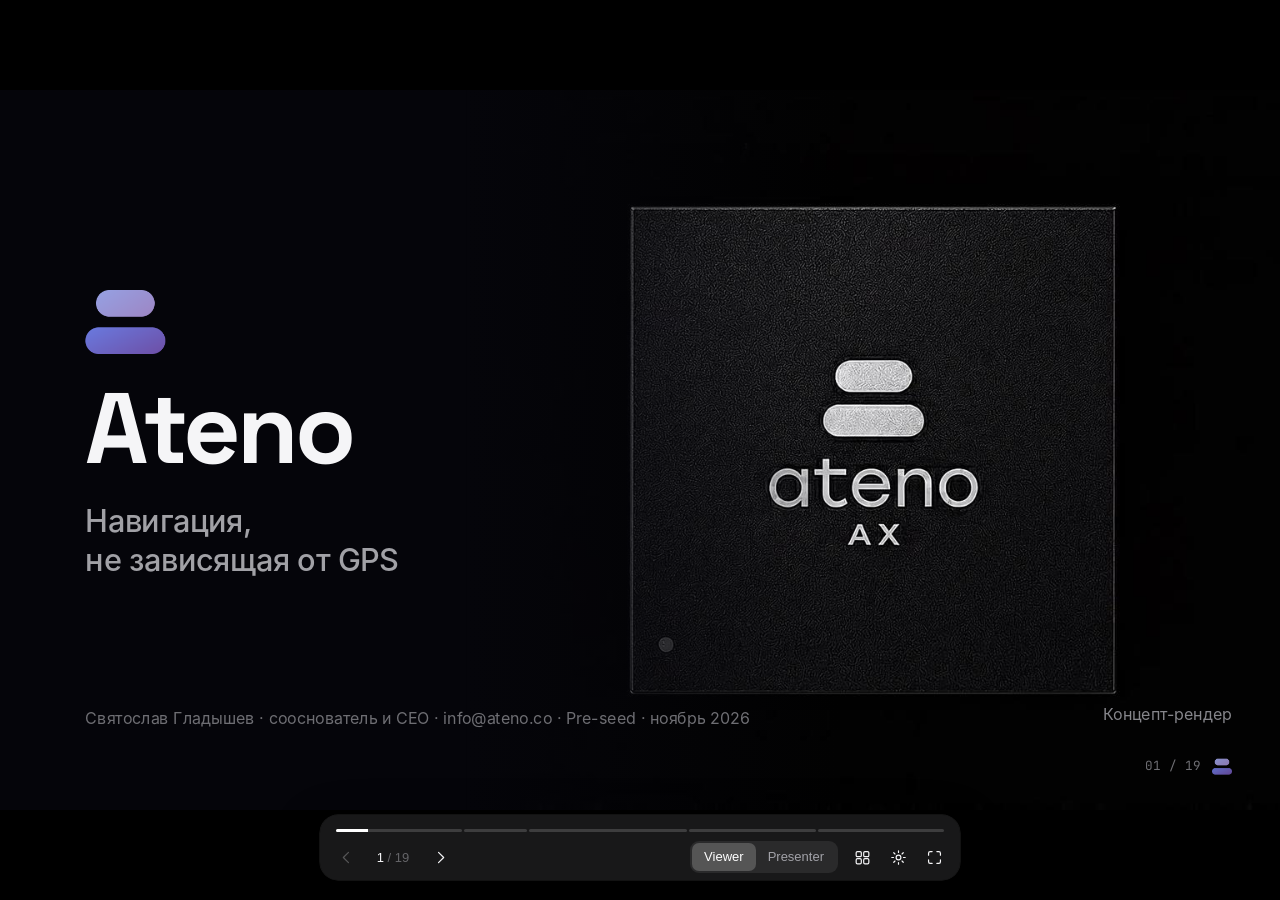
<file: deck_ru/index.html>
<!doctype html>
<html lang="ru">
<head>
<meta charset="utf-8">
<meta name="viewport" content="width=device-width,initial-scale=1">
<title>Ateno — питч-дек</title>
<meta name="description" content="Ateno: on-device 3D mapping chips for robots and drones. Pre-seed pitch deck.">
<meta name="theme-color" content="#000000">
<meta property="og:type" content="website">
<meta property="og:title" content="Ateno — Pitch Deck">
<meta property="og:description" content="On-device 3D mapping chips for robots and drones.">
<meta property="og:image" content="thumbs/cover.jpg">
<link rel="icon" type="image/png" href="assets/favicon.png">
<link rel="apple-touch-icon" href="assets/apple-touch-icon.png">
<link rel="stylesheet" href="fonts/inter.css">
<style>
/* ---------- page ---------- */
*{box-sizing:border-box}
:root{
  --ui:-apple-system,BlinkMacSystemFont,"SF Pro Text","Segoe UI",Roboto,"Helvetica Neue",Arial,sans-serif;
  --ease:cubic-bezier(.32,.72,0,1);
  --ink:#f5f5f7;--ink-2:rgba(235,235,245,.62);--ink-3:rgba(235,235,245,.36);
  --tint:#0a84ff;
}
html,body{margin:0;height:100%;overflow:hidden;font-family:var(--ui);-webkit-font-smoothing:antialiased;
  background:#000;}
body.idle{cursor:none}
#stage{position:fixed;inset:0;overflow:hidden}
#deck{position:absolute;left:50%;top:50%;width:1920px;height:1080px;transform-origin:center center;background:#000;overflow:hidden;border-radius:14px;
  opacity:0;transition:opacity .7s ease}
body.ready #deck{opacity:1}
:fullscreen #deck{border-radius:0;box-shadow:none}
body.full #deck{border-radius:0;box-shadow:none}

/* ---------- slide content defaults (matches the slide format) ---------- */
.slide{position:absolute;left:0;top:0;width:1920px;height:1080px;overflow:hidden;visibility:hidden;opacity:0;
  transition:opacity .45s ease,transform .62s var(--ease),visibility 0s linear .62s}
.slide.active{visibility:visible;opacity:1;transition:opacity .45s ease,transform .62s var(--ease),visibility 0s}
.slide p,.slide h1,.slide h2,.slide h3,.slide ul,.slide ol{margin:0}
.slide h1{font-size:96px;font-weight:600;line-height:1.1}
.slide h2{font-size:64px;font-weight:600;line-height:1.15}
.slide h3{font-size:44px;font-weight:600;line-height:1.2}
.slide p{font-size:32px;line-height:1.4}
.slide img{display:block}
.slide table{border-collapse:collapse;width:100%}
.slide th,.slide td{padding:.35em .6em;text-align:left;border-bottom:1px solid #DADCE0;vertical-align:top}
.slide aside{display:none}
.slide .embed{background:#fff;pointer-events:none}

/* ---------- surfaces ---------- */
.glass{background:rgba(30,30,32,.8);-webkit-backdrop-filter:saturate(180%) blur(30px);backdrop-filter:saturate(180%) blur(30px);
  box-shadow:0 0 0 .5px rgba(255,255,255,.14),0 16px 48px rgba(0,0,0,.45);color:var(--ink)}
button{font-family:inherit}

/* ---------- control bar ---------- */
#bar{position:fixed;left:50%;bottom:20px;width:min(640px,calc(100vw - 24px));transform:translateX(-50%);padding:9px 8px 6px;border-radius:18px;z-index:10;
  transition:opacity .34s ease,transform .5s var(--ease);font-size:13px;user-select:none;-webkit-user-select:none}
body.idle #bar{opacity:0;transform:translate(-50%,10px);pointer-events:none}
#row{display:flex;align-items:center;gap:0;margin-top:4px}
#bar button{all:unset;box-sizing:border-box;position:relative;width:36px;height:34px;display:grid;place-items:center;border-radius:9px;cursor:pointer;color:var(--ink);
  transition:background .16s,opacity .16s;-webkit-tap-highlight-color:transparent}
#bar button svg{width:19px;height:19px;fill:none;stroke:currentColor;stroke-width:1.5;stroke-linecap:round;stroke-linejoin:round}
#bar button:hover{background:rgba(255,255,255,.1)}
#bar button:focus-visible{outline:2px solid var(--tint);outline-offset:1px}
#bar button:disabled{opacity:.28;cursor:default;background:none}
#count{min-width:58px;text-align:center;font-variant-numeric:tabular-nums;color:var(--ink);font-weight:500;white-space:nowrap}
#count i{font-style:normal;color:var(--ink-3);font-weight:400}

/* Viewer | Presenter */
#bstat{display:flex;gap:12px;align-items:center;flex:1;min-width:0;padding:0 10px;overflow:hidden}
#bstat .st{color:var(--ink-2);font-size:12.5px}
#seg{display:flex;flex:none;padding:2px;margin:0 6px 0 auto;border-radius:9px;background:rgba(255,255,255,.08)}
#bar #seg button{width:auto;height:28px;padding:0 12px;border-radius:7px;font-size:13px;font-weight:500;color:var(--ink-2);display:block;line-height:28px}
#bar #seg button:hover{background:none;color:var(--ink)}
#bar #seg button.on{background:rgba(255,255,255,.2);color:#fff}

/* timeline */
#scrub{display:flex;gap:2px;height:12px;align-items:center;cursor:pointer;padding:0 8px;touch-action:none}
.ch{position:relative;height:3px;flex:var(--n) 1 0;border-radius:3px;background:rgba(255,255,255,.16);overflow:hidden;transition:height .18s var(--ease)}
.ch b{position:absolute;inset:0 auto 0 0;width:0;background:#fff;transition:width .35s var(--ease)}
#scrub:hover .ch{height:6px}
#peek{position:fixed;width:240px;padding:5px;border-radius:14px;z-index:11;opacity:0;pointer-events:none;transform:translateY(4px);transition:opacity .14s,transform .22s var(--ease);font-size:12px}
#peek.on{opacity:1;transform:none}
#peek img{display:block;width:100%;aspect-ratio:16/9;border-radius:10px;background:#fff}
#peek div{padding:6px 6px 3px;color:var(--ink);font-weight:500;white-space:nowrap;overflow:hidden;text-overflow:ellipsis}
#peek span{color:var(--ink-3);font-variant-numeric:tabular-nums;margin-right:6px}

/* notes in Viewer */
#notes{position:fixed;left:50%;bottom:112px;transform:translate(-50%,8px);width:min(640px,calc(100vw - 24px));max-height:34vh;overflow:auto;border-radius:18px;padding:16px 20px;
  font-size:16px;line-height:1.5;opacity:0;visibility:hidden;transition:opacity .2s,transform .4s var(--ease),visibility 0s linear .2s,bottom .5s var(--ease);z-index:9}
body.show-notes #notes{opacity:1;visibility:visible;transform:translateX(-50%);transition:opacity .2s,transform .4s var(--ease),visibility 0s,bottom .5s var(--ease)}
body.idle #notes{bottom:20px}

/* all slides */
#grid{position:fixed;inset:0;overflow:auto;z-index:20;padding:clamp(20px,4vw,56px);background:rgba(0,0,0,.92);-webkit-backdrop-filter:blur(30px);backdrop-filter:blur(30px);
  opacity:0;visibility:hidden;transition:opacity .24s ease,visibility 0s linear .24s;color:var(--ink)}
body.show-grid #grid{opacity:1;visibility:visible;transition:opacity .24s ease,visibility 0s}
#gridin{max-width:1480px;margin:0 auto}
#grid h2{margin:36px 0 14px;font-size:13px;font-weight:500;color:var(--ink-3)}
#grid h2:first-child{margin-top:0}
.tiles{display:grid;grid-template-columns:repeat(auto-fill,minmax(236px,1fr));gap:24px 20px}
#grid a{display:block;color:var(--ink);text-decoration:none;font-size:13px;outline:none;-webkit-tap-highlight-color:transparent}
#grid a img{width:100%;aspect-ratio:16/9;border-radius:9px;display:block;background:#fff;transition:transform .3s var(--ease)}
#grid a:hover img{transform:scale(1.015)}
#grid a.cur img{box-shadow:0 0 0 2px #000,0 0 0 3.5px rgba(255,255,255,.5)}
#grid a.sel img,#grid a:focus-visible img{box-shadow:0 0 0 2px #000,0 0 0 4px var(--tint)}
#grid a span{display:flex;gap:7px;margin-top:8px;line-height:1.3;color:var(--ink-2)}
#grid a span b{font-weight:400;color:var(--ink-3);font-variant-numeric:tabular-nums}

/* sheets */
.scrim{position:fixed;inset:0;z-index:40;display:grid;place-items:center;padding:16px;background:rgba(0,0,0,.45);opacity:0;visibility:hidden;transition:opacity .22s,visibility 0s linear .22s}
body.show-start #start,body.show-remote #remote,body.show-help #help{opacity:1;visibility:visible;transition:opacity .22s,visibility 0s}
.sheet{width:min(440px,100%);max-height:calc(100vh - 32px);overflow:auto;padding:20px;border-radius:22px;background:#1c1c1e;box-shadow:0 0 0 .5px rgba(255,255,255,.1),0 24px 70px rgba(0,0,0,.6);color:var(--ink);transform:scale(.97);transition:transform .4s var(--ease)}
body.show-start #start .sheet,body.show-remote #remote .sheet,body.show-help #help .sheet{transform:none}
.sheethead{display:flex;align-items:center;justify-content:space-between;margin-bottom:14px}
.sheet h2{margin:0;font-size:17px;font-weight:600;letter-spacing:-.01em}
.link{all:unset;cursor:pointer;font-size:15px;font-weight:400;color:var(--tint)}
.link:focus-visible{outline:2px solid var(--tint);outline-offset:2px}
.quiet{color:var(--ink-2);font-size:13px}
#dstatus{margin:0 0 12px;font-size:13px;line-height:1.45;color:var(--ink-2)}
#dstatus:empty{display:none}

/* grouped list, as in System Settings */
.group{border-radius:11px;background:#2c2c2e;overflow:hidden;margin-bottom:14px}
.group[hidden]{display:none}
.rowi>span:first-child{flex:none;max-width:100%}
#picker .rowi>span:first-child{flex:1}
.rowi{all:unset;box-sizing:border-box;display:flex;align-items:center;justify-content:space-between;gap:14px;width:100%;min-height:42px;padding:8px 13px;font-size:14px;color:var(--ink)}
.rowi[hidden]{display:none}
.rowi+.rowi{box-shadow:inset 0 .5px 0 rgba(255,255,255,.1)}
button.rowi{cursor:pointer}
button.rowi:hover{background:rgba(255,255,255,.05)}
button.rowi:focus-visible{outline:2px solid var(--tint);outline-offset:-2px}
.val{color:var(--ink-2);display:flex;align-items:center;gap:7px;min-width:0;text-align:right;overflow-wrap:anywhere;line-height:1.3}
.chev::after{content:"›";margin-left:2px;color:var(--ink-3);font-size:17px;line-height:1}
.val.ok{color:var(--ink)}
.val.ok::before{content:"";width:7px;height:7px;border-radius:50%;background:#30d158}
.grouplabel{margin:0 0 6px 13px;font-size:12px;color:var(--ink-3)}
.grouplabel[hidden]{display:none}
#picker:empty{display:none}
#picker .rowi span:first-child{min-width:0;overflow-wrap:anywhere;line-height:1.3}
#picker .rowi::after{content:"";flex:none;width:16px;height:16px;background:no-repeat center/contain}
#picker .rowi.on::after{background-image:url("data:image/svg+xml,%3Csvg xmlns='http://www.w3.org/2000/svg' viewBox='0 0 16 16'%3E%3Cpath d='m3 8.500 3.300 3.300L13 4.500' fill='none' stroke='%230a84ff' stroke-width='2' stroke-linecap='round' stroke-linejoin='round'/%3E%3C/svg%3E")}
#sfull{all:unset;flex:none;position:relative;width:40px;height:24px;border-radius:12px;cursor:pointer;background:rgba(255,255,255,.18);transition:background .2s}
#sfull::after{content:"";position:absolute;left:2px;top:2px;width:20px;height:20px;border-radius:50%;background:#fff;box-shadow:0 1px 2px rgba(0,0,0,.35);transition:transform .26s var(--ease)}
#sfull[aria-checked=true]{background:#30d158}
#sfull[aria-checked=true]::after{transform:translateX(16px)}
#sfull:focus-visible{outline:2px solid var(--tint);outline-offset:2px}
.mini{display:flex;gap:6px}
.mini button{all:unset;cursor:pointer;min-width:30px;padding:4px 10px;border-radius:7px;text-align:center;font-size:13px;color:var(--ink);background:rgba(255,255,255,.1)}
.mini button:hover{background:rgba(255,255,255,.17)}
.mini button:focus-visible{outline:2px solid var(--tint)}
#modes{display:grid;grid-template-columns:1fr 1fr;gap:8px}
#modes[hidden]{display:none}
.btn{all:unset;box-sizing:border-box;cursor:pointer;display:block;text-align:center;padding:10px;border-radius:10px;font-size:14px;font-weight:500;color:var(--ink);background:rgba(255,255,255,.1);transition:background .16s}
.btn:hover{background:rgba(255,255,255,.16)}
.btn.primary{background:#f5f5f7;color:#000}
.btn.primary:hover{background:#fff}
.btn:focus-visible{outline:2px solid var(--tint);outline-offset:2px}
.btn[hidden]{display:none}
#clkrow .val{margin-left:auto}
#clkfind[hidden]{display:none}
#mreset{display:block;margin:14px auto 0;font-size:13px;color:var(--ink-3)}
#mreset:hover{color:var(--ink-2)}

/* remote */
#remote .sheet{width:min(340px,100%);text-align:center}
#remote .sheethead{justify-content:flex-end;margin-bottom:0}
#rqrwrap{position:relative;width:196px;margin:0 auto 18px}
#rqr{background:#fff;padding:12px;border-radius:14px;aspect-ratio:1;display:grid;place-items:center;color:#202124;font-size:13px}
#rqr svg{width:100%;height:100%;display:block}
#remote h2{font-size:19px}
#rhint{margin:5px 0 14px;font-size:13px;line-height:1.4;color:var(--ink-2)}
#rdevs{text-align:left}
#rdevs:empty{display:none}
#rstatus{display:none}
#rfoot{display:flex;justify-content:center;gap:18px;font-size:13px}
#rfoot button{all:unset;cursor:pointer;color:var(--ink-3)}
#rfoot button:hover{color:var(--ink-2)}
#rfoot button:focus-visible{outline:2px solid var(--tint);outline-offset:2px}
#rok{position:absolute;inset:0;display:grid;place-items:center;border-radius:14px;background:rgba(255,255,255,.96);opacity:0;pointer-events:none}
#rok svg{width:64px;height:64px;fill:#30d158}
#rok path{fill:none;stroke:#fff;stroke-width:4.5;stroke-linecap:round;stroke-linejoin:round;stroke-dasharray:40;stroke-dashoffset:40}
#rok.on{animation:rokfade 2.2s ease both}
#rok.on svg{animation:rokpop .5s cubic-bezier(.34,1.4,.64,1) both}
#rok.on path{animation:rokdraw .36s .2s ease forwards}
@keyframes rokfade{0%{opacity:0}8%,80%{opacity:1}100%{opacity:0}}
@keyframes rokpop{from{transform:scale(.5)}to{transform:none}}
@keyframes rokdraw{to{stroke-dashoffset:0}}

/* shortcuts */
#help .sheet{width:min(400px,100%)}
#help dl{display:grid;grid-template-columns:1fr auto;gap:9px 20px;margin:0;font-size:13.5px;align-items:center;color:var(--ink-2)}
#help dd{margin:0;text-align:right;white-space:nowrap}
kbd{display:inline-block;min-width:22px;padding:2px 6px;margin-left:3px;border-radius:5px;background:rgba(255,255,255,.1);font:500 12px var(--ui);text-align:center;color:var(--ink)}
#jump{position:fixed;left:50%;top:18px;transform:translate(-50%,-6px);padding:8px 15px;border-radius:999px;font-size:13px;font-weight:500;font-variant-numeric:tabular-nums;z-index:45;opacity:0;pointer-events:none;transition:opacity .18s,transform .36s var(--ease)}
#jump.on{opacity:1;transform:translate(-50%,0)}
#jump i{font-style:normal;color:var(--ink-2);font-weight:400;margin-right:6px}
#black{position:fixed;inset:0;background:#000;z-index:15;opacity:0;pointer-events:none;transition:opacity .4s ease}
body.black #black{opacity:1;pointer-events:auto}

/* laser pointer, placed in slide coordinates */
#laser{position:absolute;left:-17px;top:-17px;width:34px;height:34px;border-radius:50%;z-index:50;pointer-events:none;opacity:0;transition:opacity .14s;will-change:transform;
  background:radial-gradient(circle,#fff 0,#ff3b30 26%,rgba(255,59,48,.7) 42%,rgba(255,59,48,0) 72%)}
#laser.on{opacity:1}

/* the slides window */
body.audience,body.audience #stage{cursor:none;background:#000}
body.audience #bar,body.audience #notes,body.audience #jump,body.audience #peek{display:none}

/* ---------- presenter view ---------- */
#phead,#pv,#pnotes{display:none}
body.presenter{cursor:auto}
body.presenter .slide,body.presenter .slide.active{transition:none!important}
body.presenter #stage{right:40%;top:68px;bottom:92px}
body.presenter #deck{border-radius:10px}
body.presenter #bar{left:30%;bottom:18px;background:none;-webkit-backdrop-filter:none;backdrop-filter:none;box-shadow:none}
body.presenter #notes,body.presenter #bstat{display:none}
body.presenter #bar{width:min(520px,calc(60vw - 32px))}
body.presenter #seg{margin:0 auto}
body.presenter #phead{display:flex;position:fixed;left:0;right:0;top:0;height:68px;align-items:center;gap:22px;padding:0 28px 0 32px;color:var(--ink)}
#timer{all:unset;cursor:pointer;font-size:32px;font-weight:300;letter-spacing:-.01em;font-variant-numeric:tabular-nums}
#timer.paused{color:var(--ink-3)}
#clock{font-size:15px;color:var(--ink-3);font-variant-numeric:tabular-nums}
#rehearse{flex:1;min-width:0;font-size:13px;line-height:1.3;color:var(--ink-3);overflow-wrap:anywhere}
#pfs{all:unset;flex:none;cursor:pointer;padding:6px 12px;border-radius:8px;font-size:13px;font-weight:500;color:#000;background:#f5f5f7}
#pfs[hidden]{display:none}
#pfs:focus-visible{outline:2px solid var(--tint);outline-offset:2px}
#pstat{display:flex;align-items:center;gap:16px;flex:none}
#pdevs,#pclk{all:unset;cursor:pointer;display:inline-flex;align-items:center;gap:16px;font-size:14px;color:var(--ink-2);white-space:nowrap}
#pclk{gap:8px}
#pdevs:focus-visible,#pclk:focus-visible{outline:2px solid var(--tint);outline-offset:3px}
#pdevs .st,#pclk{font-size:14px;color:var(--ink-2)}
#pdevs .st{gap:8px}
#pclk i,#pdevs i{width:8px;height:8px}
#pdevs .st.on,#pclk.on{color:var(--ink)}
#pclk i{border-radius:50%;box-shadow:inset 0 0 0 1.2px var(--ink-3)}
#pclk.on i{background:#30d158;box-shadow:none}
#pdevs .st i{box-shadow:inset 0 0 0 1.2px var(--ink-3);background:none}
#pdevs .st.on i{background:#30d158;box-shadow:none}
#pclk.ping i{animation:stping .6s var(--ease)}
.st{display:inline-flex;align-items:center;gap:6px;font-size:13px;color:var(--ink-3);white-space:nowrap}
.st i{width:6px;height:6px;border-radius:50%;background:rgba(255,255,255,.2)}
.st.on{color:var(--ink-2)}
.st.on i{background:#30d158}
.st.off i{background:rgba(255,255,255,.2)}
.st.ping i{animation:stping .6s var(--ease)}
@keyframes stping{0%{transform:scale(1)}40%{transform:scale(2.2)}100%{transform:scale(1)}}
#pgear{all:unset;cursor:pointer;display:grid;place-items:center;width:32px;height:32px;border-radius:8px;color:var(--ink-2)}
#pgear:hover{background:rgba(255,255,255,.1);color:var(--ink)}
#pgear:focus-visible{outline:2px solid var(--tint)}
#pgear svg{width:19px;height:19px;fill:none;stroke:currentColor;stroke-width:1.5;stroke-linecap:round;stroke-linejoin:round}
body.presenter #pv{display:block;position:fixed;right:0;top:68px;width:40%;padding:16px 32px 0 12px;color:var(--ink)}
#pv .lab{font-size:13px;color:var(--ink-3);margin-bottom:8px}
#nextwrap{position:relative;width:100%;aspect-ratio:16/9;border-radius:8px;overflow:hidden;background:#fff;display:grid;place-items:center;color:var(--ink-3);font-size:14px}
#nextwrap .slide{visibility:visible;opacity:1;transition:none;transform-origin:0 0;pointer-events:none}
#nextwrap.end{background:rgba(255,255,255,.05)}
body.presenter #pnotes{display:block;position:fixed;right:0;bottom:0;width:40%;top:calc(68px + 16px + 26px + (40vw - 44px) * .5625 + 20px);overflow:auto;padding:0 32px 24px 12px;font-size:var(--notes,22px);line-height:1.45;letter-spacing:-.006em;color:var(--ink)}

/* ---------- small screens ---------- */
@media (max-width:720px){
  #seg,#bstat,#bar #bpres{display:none}
  #row{justify-content:space-between}
  #count{flex:1}
  #deck{border-radius:8px}
  #bar{bottom:calc(10px + env(safe-area-inset-bottom))}
  .tiles{grid-template-columns:repeat(auto-fill,minmax(150px,1fr));gap:18px 14px}
}
@media (hover:none){#scrub:hover .ch{height:3px}#peek{display:none}}

/* print: one slide per page */
@page{size:1920px 1080px;margin:0}
@media print{
  html,body{overflow:visible;background:#fff}
  #bar,#notes,#grid,#phead,#pv,#pnotes,#help,#jump,#black,#peek,#start,#seg,#remote,#laser{display:none!important}
  #stage{position:static}
  #deck{position:static;transform:none!important;box-shadow:none;width:auto;height:auto;overflow:visible;border-radius:0;opacity:1}
  .slide{position:relative;visibility:visible;opacity:1!important;transform:none!important;page-break-after:always;break-after:page}
  .slide [data-build-in]{opacity:1!important;transform:none!important}
}
@media (prefers-reduced-motion:reduce){.slide,.slide.active,#bar,#notes,#help,#gridin{transition:none}}
/* ---------- Ateno additions: animated bars ---------- */
.slide .grow{transition:width 1.3s cubic-bezier(.2,.8,.2,1) .5s}
.slide:not(.active) .grow{width:0!important}
.slide .shrink{transition:width 1.6s cubic-bezier(.2,.8,.2,1) .6s}
.slide:not(.active) .shrink{width:1200px!important}
.slide .growh{transition:height 1.3s cubic-bezier(.2,.8,.2,1) .5s}
.slide:not(.active) .growh{height:0!important}
#nextwrap .grow,#nextwrap .shrink,#nextwrap .growh{transition:none}
@media print{.slide .grow,.slide .shrink,.slide .growh{transition:none}}

/* ---------- Ateno element system (blueprint) ---------- */
.slide h1,.slide h2,.slide h3,.slide p[style*="font-weight:700"],.slide p[style*="font-weight:800"]{font-family:'Space Grotesk','Inter',sans-serif}
.slide h2{letter-spacing:-2px!important}
.slide .card{background-color:#ffffff!important;border:1px solid rgba(29,29,31,.13)!important;border-radius:4px!important;position:relative;
  background-image:linear-gradient(#6d4fe0,#6d4fe0),linear-gradient(#6d4fe0,#6d4fe0),linear-gradient(#6d4fe0,#6d4fe0),linear-gradient(#6d4fe0,#6d4fe0),
  linear-gradient(#6d4fe0,#6d4fe0),linear-gradient(#6d4fe0,#6d4fe0),linear-gradient(#6d4fe0,#6d4fe0),linear-gradient(#6d4fe0,#6d4fe0)!important;
  background-repeat:no-repeat!important;
  background-size:18px 2px,2px 18px,18px 2px,2px 18px,18px 2px,2px 18px,18px 2px,2px 18px!important;
  background-position:0 0,0 0,100% 0,100% 0,0 100%,0 100%,100% 100%,100% 100%!important}
.slide .card.hi{background-color:#f6f3ff!important;border-color:rgba(109,79,224,.45)!important}
.slide.dk .card{background-color:rgba(255,255,255,.03)!important;border-color:rgba(255,255,255,.16)!important}
.slide .tag{font-family:'JetBrains Mono',ui-monospace,monospace;font-size:18px;letter-spacing:2px;color:#a1a1a6;position:absolute;right:28px;top:24px}
.slide .ibox{width:76px;height:76px;flex:none;border:1px solid rgba(29,29,31,.16);border-radius:4px;display:flex;align-items:center;justify-content:center}
.slide.dk .ibox{border-color:rgba(255,255,255,.2)}
</style>
</head>
<body>
<div id="stage"><div id="deck">
<section class="slide dk" id="cover" data-transition="fade" data-section="Проблема" style="background:#05050a;color:#f5f5f7;font-family:'Inter', -apple-system, Arial, sans-serif;">

<video src="assets/chip-reveal.mp4" poster="assets/chip-poster.jpg" muted loop playsinline autoplay style="position:absolute;left:700px;top:0;width:1220px;height:1080px;object-fit:cover"></video>
<div style="position:absolute;left:700px;top:0;width:560px;height:1080px;background:linear-gradient(90deg,#05050a,rgba(5,5,10,0))"></div>
<div style="position:absolute;left:128px;top:300px;width:700px;display:flex;flex-direction:column;gap:36px">
<img data-build-in="fade 1" src="assets/logo.png" alt="Ateno logo" style="width:120px;height:auto">
<h1 data-build-in="rise 2" style="font-size:150px;font-weight:700;letter-spacing:-5px;line-height:1">Ateno</h1>
<p data-build-in="rise 3" style="font-size:46px;line-height:1.25;color:#a1a1a6;font-weight:500;letter-spacing:-.6px">Навигация,<br>не зависящая от GPS</p>
</div>
<p style="position:absolute;left:128px;bottom:120px;font-size:24px;color:#6e6e73">Святослав Гладышев · сооснователь и CEO · info@ateno.co · Pre-seed · ноябрь 2026</p>
<p style="position:absolute;right:72px;top:920px;width:400px;font-size:24px;color:#86868b;text-align:right">Концепт-рендер</p>

<div style="position:absolute;right:72px;bottom:52px;display:flex;align-items:center;gap:16px"><p style="font-family:'JetBrains Mono', ui-monospace, monospace;font-size:19px;letter-spacing:1px;color:#6e6e73">01 / 19</p><img src="assets/logo.png" alt="Ateno" style="width:30px;height:auto;opacity:.9"></div>
<aside>Ateno делает специализированный чип, который позволяет автономным системам строить 3D-карты на борту и ориентироваться без GPS. Чип на экране — концепт-рендер, не кремний.</aside>
</section>
<section class="slide" id="problem" data-transition="push" style="background:#fbfbfd;color:#1d1d1f;font-family:'Inter', -apple-system, Arial, sans-serif;padding:128px;display:flex;flex-direction:column;justify-content:center;gap:64px">

<div style="display:flex;flex-direction:column;gap:28px"><div style="display:flex;align-items:center;gap:22px;width:100%"><p style="font-family:'JetBrains Mono', ui-monospace, monospace;font-size:21px;font-weight:500;color:#6d4fe0;letter-spacing:3px;text-transform:uppercase;white-space:nowrap"><span style="color:#86868b">02 /</span> Проблема</p><div style="flex:1;height:1px;background:rgba(134,134,139,.35)"></div></div><h2 style="font-size:84px;font-weight:700;letter-spacing:-2.7px;line-height:1.05;">Каждая автономная система спрашивает: <br><span style="color:#86868b">где я?</span></h2></div>
<div style="display:flex;gap:40px">
<div data-build-in="rise 1" style="flex:1;display:flex;flex-direction:column;gap:22px"><div style="position:relative;height:300px;border-radius:4px;overflow:hidden;background:#111"><img src="assets/place-bridge.webp" alt="" style="width:100%;height:300px;object-fit:cover;object-position:50% 40%"><p style="position:absolute;left:16px;top:16px;font-family:'JetBrains Mono', ui-monospace, monospace;font-size:15px;letter-spacing:2px;text-transform:uppercase;color:#fff;background:rgba(0,0,0,.5);padding:6px 12px;border-radius:3px">Иллюстрация</p></div><p class="tag" style="position:static">01</p><h3 style="font-size:40px;font-weight:700;letter-spacing:-1px;margin-top:-12px">Без GPS</h3><p style="font-size:27px;line-height:1.4;color:#6e6e73;margin-top:-8px">Сигнал слабый, отражённый или его нет совсем.</p></div>
<div data-build-in="rise 2" style="flex:1;display:flex;flex-direction:column;gap:22px"><div style="position:relative;height:300px;border-radius:4px;overflow:hidden;background:#111"><img src="assets/place-underground.webp" alt="" style="width:100%;height:300px;object-fit:cover;object-position:50% 50%"><p style="position:absolute;left:16px;top:16px;font-family:'JetBrains Mono', ui-monospace, monospace;font-size:15px;letter-spacing:2px;text-transform:uppercase;color:#fff;background:rgba(0,0,0,.5);padding:6px 12px;border-radius:3px">Иллюстрация</p></div><p class="tag" style="position:static">02</p><h3 style="font-size:40px;font-weight:700;letter-spacing:-1px;margin-top:-12px">Под землёй и в зданиях</h3><p style="font-size:27px;line-height:1.4;color:#6e6e73;margin-top:-8px">В тоннелях, шахтах и зданиях сигнала нет.</p></div>
<div data-build-in="rise 3" style="flex:1;display:flex;flex-direction:column;gap:22px"><div style="position:relative;height:300px;border-radius:4px;overflow:hidden;background:#111"><img src="assets/place-site.webp" alt="" style="width:100%;height:300px;object-fit:cover;object-position:50% 60%"><p style="position:absolute;left:16px;top:16px;font-family:'JetBrains Mono', ui-monospace, monospace;font-size:15px;letter-spacing:2px;text-transform:uppercase;color:#fff;background:rgba(0,0,0,.5);padding:6px 12px;border-radius:3px">Иллюстрация</p></div><p class="tag" style="position:static">03</p><h3 style="font-size:40px;font-weight:700;letter-spacing:-1px;margin-top:-12px">Без связи</h3><p style="font-size:27px;line-height:1.4;color:#6e6e73;margin-top:-8px">Надёжной связи с сервером нет. Карту нужно строить на борту.</p></div>
</div>
<p style="position:absolute;left:72px;bottom:52px;font-family:'JetBrains Mono', ui-monospace, monospace;font-size:19px;letter-spacing:1px;color:#6e6e73">Pre-seed · ноябрь 2026</p><div style="position:absolute;right:72px;bottom:52px;display:flex;align-items:center;gap:16px"><p style="font-family:'JetBrains Mono', ui-monospace, monospace;font-size:19px;letter-spacing:1px;color:#6e6e73">02 / 19</p><img src="assets/logo.png" alt="Ateno" style="width:30px;height:auto;opacity:.9"></div>
<aside>GPS отвечает на этот вопрос, пока он доступен. Часто его нет, а связи с сервером тоже нет. Машина должна строить 3D-карту по своим камерам, на ходу, и находить себя на ней. Три картинки — иллюстрации с нашего сайта, не съёмка.</aside>
</section>
<section class="slide" id="today" data-transition="push" style="background:#fbfbfd;color:#1d1d1f;font-family:'Inter', -apple-system, Arial, sans-serif;">

<div style="position:absolute;left:128px;top:128px;width:1664px;display:flex;flex-direction:column;gap:26px"><div style="display:flex;align-items:center;gap:22px;width:100%"><p style="font-family:'JetBrains Mono', ui-monospace, monospace;font-size:21px;font-weight:500;color:#6d4fe0;letter-spacing:3px;text-transform:uppercase;white-space:nowrap"><span style="color:#86868b">03 /</span> Сегодня</p><div style="flex:1;height:1px;background:rgba(134,134,139,.35)"></div></div><h2 style="font-size:64px;font-weight:700;letter-spacing:-2.0px;line-height:1.05;">Лучшие 3D-карты дают гауссовы сплаты (3DGS). <br><span style="color:#86868b">Но для их построения нужен GPU из дата-центра.</span></h2></div>
<div style="position:absolute;left:128px;top:392px;width:920px;height:530px;border-radius:6px;overflow:hidden;background:#000">
<video src="assets/orbit.mp4" poster="assets/orbit-poster.jpg" muted loop playsinline autoplay style="width:1196px;height:689px;object-fit:cover;margin-left:-138px;margin-top:-60px"></video></div>
<p style="position:absolute;left:128px;top:934px;width:920px;font-size:24px;color:#86868b;text-align:left">3DGS-сцена в программном вьюере</p>
<div style="position:absolute;left:1120px;top:392px;width:672px;display:flex;flex-direction:column;gap:30px">
<div data-build-in="rise 1" style="border-top:1px solid #e5e5ea;padding-top:22px"><p style="font-size:76px;font-weight:700;letter-spacing:-2.5px;line-height:1">0,4–5 к/с</p><p style="font-size:25px;color:#6e6e73;margin-top:10px;line-height:1.35">Опубликованные Gaussian SLAM на NVIDIA Jetson. Слишком медленно для навигации.</p></div>
<div data-build-in="rise 2" style="border-top:1px solid #e5e5ea;padding-top:22px"><p style="font-size:76px;font-weight:700;letter-spacing:-2.5px;line-height:1">4–24 ч</p><p style="font-size:25px;color:#6e6e73;margin-top:10px;line-height:1.35">На реконструкцию большой сцены на GPU. Запись сейчас, карта потом.</p></div>
<div data-build-in="rise 3" style="border-top:1px solid #e5e5ea;padding-top:22px"><p style="font-size:76px;font-weight:700;letter-spacing:-2.5px;line-height:1">20–80 ГБ</p><p style="font-size:25px;color:#6e6e73;margin-top:10px;line-height:1.35">Видеопамяти для больших сцен. Бортовое железо и близко не подходит.</p></div>
</div>
<p style="position:absolute;left:72px;bottom:52px;font-family:'JetBrains Mono', ui-monospace, monospace;font-size:19px;letter-spacing:1px;color:#6e6e73">Pre-seed · ноябрь 2026</p><div style="position:absolute;right:72px;bottom:52px;display:flex;align-items:center;gap:16px"><p style="font-family:'JetBrains Mono', ui-monospace, monospace;font-size:19px;letter-spacing:1px;color:#6e6e73">03 / 19</p><img src="assets/logo.png" alt="Ateno" style="width:30px;height:auto;opacity:.9"></div>
<aside>Gaussian Splatting строит фотореалистичные карты по обычным камерам. Но построение карты — это обучение. Источники: опубликованные бенчмарки Gaussian SLAM; 30+ интервью с практиками с мая 2026.</aside>
</section>
<section class="slide dk" id="insight" data-transition="push" style="background:#05050a;color:#f5f5f7;font-family:'Inter', -apple-system, Arial, sans-serif;">

<div style="position:absolute;left:0;top:0;width:1920px;height:1080px;background:radial-gradient(circle at 50% 70%, rgba(60,40,140,.45) 0%, rgba(0,0,0,0) 60%)"></div>
<div style="position:absolute;left:60px;top:210px;width:1800px;display:flex;flex-direction:column;align-items:center;gap:30px;text-align:center">
<div style="display:flex;align-items:center;gap:22px;width:100%"><p style="font-family:'JetBrains Mono', ui-monospace, monospace;font-size:21px;font-weight:500;color:#a593f5;letter-spacing:3px;text-transform:uppercase;white-space:nowrap"><span style="color:#86868b">04 /</span> Наш инсайт</p><div style="flex:1;height:1px;background:rgba(134,134,139,.35)"></div></div>
<h2 style="font-size:94px;font-weight:700;letter-spacing:-3.5px;line-height:1.08">Роботу не нужно смотреть на карту. <br><span style="background:linear-gradient(90deg, #a78bfa, #60a5fa 55%, #34d399);-webkit-background-clip:text;background-clip:text;-webkit-text-fill-color:transparent;color:transparent">Ему нужно её построить.</span></h2>
</div>
<div data-build-in="rise 1" style="position:absolute;left:360px;top:680px;width:1200px;display:flex;align-items:center;gap:56px">
<p style="font-size:190px;font-weight:800;letter-spacing:-8px;line-height:1;background:linear-gradient(90deg, #a78bfa, #60a5fa 55%, #34d399);-webkit-background-clip:text;background-clip:text;-webkit-text-fill-color:transparent;color:transparent"><span data-count="77">77</span>%</p>
<p style="font-size:34px;line-height:1.4;color:#a1a1a6;width:640px">времени обучения 3DGS уходит на обратный проход и оптимизатор. Наше железо спроектировано вокруг этого.</p>
</div>
<p style="position:absolute;left:72px;bottom:52px;font-family:'JetBrains Mono', ui-monospace, monospace;font-size:19px;letter-spacing:1px;color:#6e6e73">Pre-seed · ноябрь 2026</p><div style="position:absolute;right:72px;bottom:52px;display:flex;align-items:center;gap:16px"><p style="font-family:'JetBrains Mono', ui-monospace, monospace;font-size:19px;letter-spacing:1px;color:#6e6e73">04 / 19</p><img src="assets/logo.png" alt="Ateno" style="width:30px;height:auto;opacity:.9"></div>
<aside>Мы профилировали эталонный пайплайн (gsplat на NVIDIA L4) до того, как написали RTL. Построение карты — это обучение, и туда уходят вычисления. Большинство ускорителей ограничиваются рендерингом.</aside>
</section>
<section class="slide" id="product" data-transition="push" data-section="Продукт" style="background:#fbfbfd;color:#1d1d1f;font-family:'Inter', -apple-system, Arial, sans-serif;">

<div style="position:absolute;left:1000px;top:0;width:920px;height:1080px;overflow:hidden;background:#1a1a1c">
<img src="assets/chip-silver.jpg" alt="Ateno AX chip, concept render" style="width:920px;height:1080px;object-fit:cover;object-position:46% 50%"></div>
<p style="position:absolute;right:72px;top:64px;font-size:16px;color:#ffffff;background:rgba(0,0,0,.45);padding:7px 14px;border-radius:3px;font-family:'JetBrains Mono', ui-monospace, monospace;letter-spacing:2px;text-transform:uppercase">Концепт-рендер</p>
<div style="position:absolute;left:128px;top:96px;width:800px;height:888px;display:flex;flex-direction:column;justify-content:center;gap:34px">
<div style="display:flex;align-items:center;gap:22px;width:100%"><p style="font-family:'JetBrains Mono', ui-monospace, monospace;font-size:21px;font-weight:500;color:#6d4fe0;letter-spacing:3px;text-transform:uppercase;white-space:nowrap"><span style="color:#86868b">05 /</span> Продукт</p><div style="flex:1;height:1px;background:rgba(134,134,139,.35)"></div></div>
<div style="display:flex;flex-direction:column;gap:18px">
<h1 style="font-size:124px;font-weight:700;letter-spacing:-5px;line-height:.95">Ateno&nbsp;AX</h1>
<p style="font-size:34px;line-height:1.25;color:#6e6e73;font-weight:500;letter-spacing:-.4px">Один чип строит карту и рендерит её.<br>На устройстве, без связи.</p></div>
<div style="display:flex;flex-direction:column;gap:16px">
<div data-build-in="fade 1" style="display:flex;gap:28px;align-items:baseline;border-top:1px solid #e5e5ea;padding:16px 0 0"><p style="width:170px;flex:none;font-family:'JetBrains Mono', ui-monospace, monospace;font-size:16px;letter-spacing:2.5px;color:#86868b;text-transform:uppercase">Вход</p><p style="font-size:25px;line-height:1.3;color:#1d1d1f">Кадры с собственных камер робота</p></div>
<div data-build-in="fade 2" style="display:flex;gap:28px;align-items:baseline;border-top:1px solid #e5e5ea;padding:16px 0 0"><p style="width:170px;flex:none;font-family:'JetBrains Mono', ui-monospace, monospace;font-size:16px;letter-spacing:2.5px;color:#86868b;text-transform:uppercase">Строит</p><p style="font-size:25px;line-height:1.3;color:#1d1d1f">3D-карту из гауссиан, обучаемую на чипе</p></div>
<div data-build-in="fade 3" style="display:flex;gap:28px;align-items:baseline;border-top:1px solid #e5e5ea;padding:16px 0 0"><p style="width:170px;flex:none;font-family:'JetBrains Mono', ui-monospace, monospace;font-size:16px;letter-spacing:2.5px;color:#86868b;text-transform:uppercase">Рендерит</p><p style="font-size:25px;line-height:1.3;color:#1d1d1f">Фотореалистичные виды, сейчас 1080p</p></div>
<div data-build-in="fade 4" style="display:flex;gap:28px;align-items:baseline;border-top:1px solid #e5e5ea;padding:16px 0 0"><p style="width:170px;flex:none;font-family:'JetBrains Mono', ui-monospace, monospace;font-size:16px;letter-spacing:2.5px;color:#86868b;text-transform:uppercase">Связь</p><p style="font-size:25px;line-height:1.3;color:#1d1d1f">Не нужна. Данные не покидают устройство</p></div>
<div data-build-in="fade 5" style="display:flex;gap:28px;align-items:baseline;border-top:1px solid #e5e5ea;padding:16px 0 0"><p style="width:170px;flex:none;font-family:'JetBrains Mono', ui-monospace, monospace;font-size:16px;letter-spacing:2.5px;color:#86868b;text-transform:uppercase">Формат</p><p style="font-size:25px;line-height:1.3;color:#1d1d1f">Модуль или IP-блок внутри SoC</p></div>
<div data-build-in="fade 6" style="display:flex;gap:28px;align-items:baseline;border-top:1px solid #e5e5ea;padding:16px 0 0"><p style="width:170px;flex:none;font-family:'JetBrains Mono', ui-monospace, monospace;font-size:16px;letter-spacing:2.5px;color:#86868b;text-transform:uppercase">Позы камер</p><p style="font-size:25px;line-height:1.3;color:#1d1d1f">Сейчас программно (COLMAP); на чипе — дальше</p></div>
<div data-build-in="fade 7" style="display:flex;gap:28px;align-items:baseline;border-top:1px solid #e5e5ea;padding:16px 0 0"><p style="width:170px;flex:none;font-family:'JetBrains Mono', ui-monospace, monospace;font-size:16px;letter-spacing:2.5px;color:#86868b;text-transform:uppercase">Статус</p><p style="font-size:25px;line-height:1.3;color:#5b3fd6">Рендеринг и обучение работают на FPGA</p></div>
</div></div>
<p style="position:absolute;left:72px;bottom:52px;font-family:'JetBrains Mono', ui-monospace, monospace;font-size:19px;letter-spacing:1px;color:#6e6e73">Pre-seed · ноябрь 2026</p><div style="position:absolute;right:72px;bottom:52px;display:flex;align-items:center;gap:16px"><p style="font-family:'JetBrains Mono', ui-monospace, monospace;font-size:19px;letter-spacing:1px;color:#6e6e73">05 / 19</p><img src="assets/logo.png" alt="Ateno" style="width:30px;height:auto;opacity:.9"></div>
<aside>Ateno AX — один чип для одной задачи: он обучает 3D-карту и рендерит её на устройстве, без связи. Изображение чипа — концепт-рендер. Точно о том, что есть: рендеринг и обучение работают на нашем FPGA-прототипе; позы камер пока считаются программно.</aside>
</section>
<section class="slide dk" id="module" data-transition="push" style="background:#05050a;color:#f5f5f7;font-family:'Inter', -apple-system, Arial, sans-serif;">

<img src="assets/device-main.webp" alt="Концепт-рендер модуля Ateno AX, подключённого к ноутбуку кабелем USB-C" style="position:absolute;left:0;top:0;width:1920px;height:1080px;object-fit:cover;object-position:30% 50%">
<div style="position:absolute;left:0;top:0;width:1920px;height:1080px;background:linear-gradient(200deg,rgba(5,5,10,.82) 0%,rgba(5,5,10,.35) 38%,rgba(5,5,10,0) 60%)"></div>
<div style="position:absolute;right:120px;top:128px;width:900px;display:flex;flex-direction:column;gap:28px">
<div style="display:flex;align-items:center;gap:22px;width:100%"><p style="font-family:'JetBrains Mono', ui-monospace, monospace;font-size:21px;font-weight:500;color:#a593f5;letter-spacing:3px;text-transform:uppercase;white-space:nowrap"><span style="color:#86868b">06 /</span> Форм-фактор</p><div style="flex:1;height:1px;background:rgba(134,134,139,.35)"></div></div>
<h2 data-build-in="rise 1" style="font-size:76px;font-weight:700;letter-spacing:-3px;line-height:1.05">Один небольшой модуль. <br><span style="color:#c7c7cc">Подключается к роботу.</span></h2>
<p data-build-in="rise 2" style="font-size:32px;line-height:1.4;color:#d2d2d7">Первый продукт — edge-модуль с чипом. Позже тот же дизайн как IP-блок внутри SoC.</p>
</div>
<p style="position:absolute;left:72px;top:64px;font-family:'JetBrains Mono', ui-monospace, monospace;font-size:15px;letter-spacing:2px;text-transform:uppercase;color:#fff;background:rgba(0,0,0,.5);padding:6px 12px;border-radius:3px">Концепт-рендер</p>

<p style="position:absolute;left:72px;bottom:52px;font-family:'JetBrains Mono', ui-monospace, monospace;font-size:19px;letter-spacing:1px;color:#6e6e73">Pre-seed · ноябрь 2026</p><div style="position:absolute;right:72px;bottom:52px;display:flex;align-items:center;gap:16px"><p style="font-family:'JetBrains Mono', ui-monospace, monospace;font-size:19px;letter-spacing:1px;color:#6e6e73">06 / 19</p><img src="assets/logo.png" alt="Ateno" style="width:30px;height:auto;opacity:.9"></div>
<aside>Так мог бы выглядеть первый продукт: небольшой вычислительный модуль на роботе. Это концепт-рендер, модуль ещё не собран. Сегодня есть дизайн, работающий на FPGA.</aside>
</section>
<section class="slide dk" id="proof" data-transition="push" data-section="Доказательства" style="background:#05050a;color:#f5f5f7;font-family:'Inter', -apple-system, Arial, sans-serif;">

<div style="position:absolute;left:1032px;top:100px;width:760px;height:760px;border-radius:6px;overflow:hidden;background:#000">
<video src="assets/buildup.mp4" poster="assets/fpga-frame.jpg" muted playsinline autoplay style="width:760px;height:760px;object-fit:cover"></video></div>
<p style="position:absolute;left:1032px;top:876px;width:760px;font-size:24px;color:#86868b;text-align:left">Сборка иллюстративна. Финальный кадр — наш рендер на FPGA (AWS F2).</p>
<div style="position:absolute;left:128px;top:150px;width:840px;display:flex;flex-direction:column;gap:28px"><div style="display:flex;align-items:center;gap:22px;width:100%"><p style="font-family:'JetBrains Mono', ui-monospace, monospace;font-size:21px;font-weight:500;color:#a593f5;letter-spacing:3px;text-transform:uppercase;white-space:nowrap"><span style="color:#86868b">07 /</span> Что уже работает</p><div style="flex:1;height:1px;background:rgba(134,134,139,.35)"></div></div><h2 style="font-size:80px;font-weight:700;letter-spacing:-2.6px;line-height:1.05;">Этот кадр отрендерило наше железо.</h2></div>
<div style="position:absolute;left:128px;top:560px;width:840px;display:grid;grid-template-columns:1fr 1fr;gap:48px 48px">
<div data-build-in="rise 1"><p style="font-size:84px;font-weight:700;letter-spacing:-3px;line-height:1"><span data-count="173161">173 161</span></p><p style="font-size:26px;color:#a1a1a6;margin-top:10px">гауссиан в сцене</p></div>
<div data-build-in="rise 2"><p style="font-size:84px;font-weight:700;letter-spacing:-3px;line-height:1"><span data-count="2073600">2 073 600</span></p><p style="font-size:26px;color:#a1a1a6;margin-top:10px">пикселей посчитал наш дизайн</p></div>
<div data-build-in="rise 3"><p style="font-size:84px;font-weight:700;letter-spacing:-3px;line-height:1">1080p</p><p style="font-size:26px;color:#a1a1a6;margin-top:10px">целиком на FPGA</p></div>
<div data-build-in="rise 4"><p style="font-size:84px;font-weight:700;letter-spacing:-3px;line-height:1">Закрыт</p><p style="font-size:26px;color:#a1a1a6;margin-top:10px">тайминг на AWS F2</p></div>
</div>
<p style="position:absolute;left:72px;bottom:52px;font-family:'JetBrains Mono', ui-monospace, monospace;font-size:19px;letter-spacing:1px;color:#6e6e73">Pre-seed · ноябрь 2026</p><div style="position:absolute;right:72px;bottom:52px;display:flex;align-items:center;gap:16px"><p style="font-family:'JetBrains Mono', ui-monospace, monospace;font-size:19px;letter-spacing:1px;color:#6e6e73">07 / 19</p><img src="assets/logo.png" alt="Ateno" style="width:30px;height:auto;opacity:.9"></div>
<aside>Полный рендеринг 1080p прошёл целиком на FPGA AWS F2, сентябрь 2026. Анимация сборки иллюстративна, финальный кадр — вывод FPGA. Если спросят про GPU: сегодня FPGA примерно в 70 раз медленнее NVIDIA L4 на этом кадре (262 мс против ~3,7 мс). В кремний переносится число тактов, а не время на FPGA.</aside>
</section>
<section class="slide" id="speed" data-transition="push" style="background:#fbfbfd;color:#1d1d1f;font-family:'Inter', -apple-system, Arial, sans-serif;">

<div style="position:absolute;left:128px;top:128px;width:900px;display:flex;flex-direction:column;gap:28px"><div style="display:flex;align-items:center;gap:22px;width:100%"><p style="font-family:'JetBrains Mono', ui-monospace, monospace;font-size:21px;font-weight:500;color:#6d4fe0;letter-spacing:3px;text-transform:uppercase;white-space:nowrap"><span style="color:#86868b">08 /</span> Прогресс</p><div style="flex:1;height:1px;background:rgba(134,134,139,.35)"></div></div><h2 style="font-size:84px;font-weight:700;letter-spacing:-2.7px;line-height:1.05;">С одной секунды до 262 мс. <br><span style="color:#86868b">За десять дней.</span></h2></div>
<div data-build-in="rise 1" style="position:absolute;left:128px;top:520px;width:700px;display:flex;flex-direction:column;gap:18px">
<p style="font-size:220px;font-weight:800;letter-spacing:-9px;line-height:.95;background:linear-gradient(90deg, #a78bfa, #60a5fa 55%, #34d399);-webkit-background-clip:text;background-clip:text;-webkit-text-fill-color:transparent;color:transparent">3,9×</p>
<p style="font-size:34px;line-height:1.35;color:#6e6e73">быстрее кадр: та же сцена 1080p,<br>173 161 гауссиан, ядро FPGA на 100 МГц.</p>
</div>
<div class="card" style="position:absolute;left:1020px;top:300px;width:772px;height:660px;background:#f2f2f5;border-radius:36px;display:flex;align-items:end;justify-content:center;gap:120px;padding:0 0 40px">
<div style="display:flex;flex-direction:column;align-items:center;justify-content:end;gap:18px;width:220px;height:560px"><p data-build-in="fade 2" style="font-size:44px;font-weight:700;letter-spacing:-1px;color:#1d1d1f;white-space:nowrap">1,02 с</p><div class="growh" style="width:160px;height:420px;border-radius:3px;background:repeating-linear-gradient(135deg,#4b4b52 0 3px,#ececf0 3px 12px)"></div><p style="font-size:26px;color:#6e6e73">31 авг</p></div>
<div style="display:flex;flex-direction:column;align-items:center;justify-content:end;gap:18px;width:220px;height:560px"><p data-build-in="fade 3" style="font-size:44px;font-weight:700;letter-spacing:-1px;color:#1d1d1f;white-space:nowrap">262 мс</p><div class="growh" style="width:160px;height:108px;border-radius:3px;background:linear-gradient(0deg, #a78bfa, #60a5fa 55%, #34d399)"></div><p style="font-size:26px;color:#6e6e73">10 сен</p></div>
</div>
<p style="position:absolute;left:128px;top:930px;width:860px;font-size:24px;color:#86868b">Пока не быстро, и мы точно знаем почему: следующий слайд.</p>

<p style="position:absolute;left:72px;bottom:52px;font-family:'JetBrains Mono', ui-monospace, monospace;font-size:19px;letter-spacing:1px;color:#6e6e73">Pre-seed · ноябрь 2026</p><div style="position:absolute;right:72px;bottom:52px;display:flex;align-items:center;gap:16px"><p style="font-family:'JetBrains Mono', ui-monospace, monospace;font-size:19px;letter-spacing:1px;color:#6e6e73">08 / 19</p><img src="assets/logo.png" alt="Ateno" style="width:30px;height:auto;opacity:.9"></div>
<aside>Та же сцена, то же разрешение. 1,02 с 31 августа, 262 мс 10 сентября: в 3,9 раза быстрее. Пока не быстро: следующий слайд показывает, куда уходит время.</aside>
</section>
<section class="slide" id="bottleneck" data-transition="push" style="background:#fbfbfd;color:#1d1d1f;font-family:'Inter', -apple-system, Arial, sans-serif;">

<div style="position:absolute;left:128px;top:128px;width:1664px;display:flex;flex-direction:column;gap:28px"><div style="display:flex;align-items:center;gap:22px;width:100%"><p style="font-family:'JetBrains Mono', ui-monospace, monospace;font-size:21px;font-weight:500;color:#6d4fe0;letter-spacing:3px;text-transform:uppercase;white-space:nowrap"><span style="color:#86868b">09 /</span> Куда уходит время</p><div style="flex:1;height:1px;background:rgba(134,134,139,.35)"></div></div><h2 style="font-size:80px;font-weight:700;letter-spacing:-2.6px;line-height:1.05;">Три четверти каждого кадра — сортировка. <br><span style="color:#86868b">Это мы чиним следующим.</span></h2></div>
<div data-build-in="pop 1" style="position:absolute;left:150px;top:400px;width:520px;height:520px">
<svg aria-label="Frame time breakdown: frontend 19%, sorting 75%, render 6%" width="520" height="520" viewBox="0 0 520 520" style="position:absolute;left:0;top:0;width:520px;height:520px"><defs><linearGradient id="sortg" x1="0" y1="0" x2="1" y2="1"><stop offset="0" stop-color="#a78bfa"/><stop offset=".55" stop-color="#60a5fa"/><stop offset="1" stop-color="#34d399"/></linearGradient></defs><circle cx="260" cy="260" r="200" fill="none" stroke="#d2d2d7" stroke-width="64" stroke-dasharray="232.8 1256.6" stroke-dashoffset="0.0" transform="rotate(-90 260 260)"/><circle cx="260" cy="260" r="200" fill="none" stroke="url(#sortg)" stroke-width="64" stroke-dasharray="936.5 1256.6" stroke-dashoffset="-238.8" transform="rotate(-90 260 260)"/><circle cx="260" cy="260" r="200" fill="none" stroke="#aeaeb2" stroke-width="64" stroke-dasharray="69.4 1256.6" stroke-dashoffset="-1181.2" transform="rotate(-90 260 260)"/></svg>
<p style="position:absolute;left:0;top:200px;width:520px;text-align:center;font-size:76px;font-weight:800;letter-spacing:-2.5px">262 мс</p>
<p style="position:absolute;left:0;top:296px;width:520px;text-align:center;font-size:26px;color:#86868b">на кадр 1080p</p>
</div>
<div style="position:absolute;left:1000px;top:440px;width:792px;display:flex;flex-direction:column;gap:34px">
<div data-build-in="rise 2" style="display:flex;flex-direction:column;gap:14px;border-top:1px solid #e5e5ea;padding-top:26px"><div style="display:flex;align-items:baseline;justify-content:space-between"><p style="font-size:34px;font-weight:700;color:#5b3fd6">Сортировка</p><p style="font-size:34px;font-weight:700;font-variant-numeric:tabular-nums;color:#5b3fd6">75%<span style="color:#86868b"> · ≈197 мс</span></p></div><div style="height:10px;width:560px;border-radius:2px;background:#ececf0"><div class="grow" style="height:10px;width:420px;border-radius:2px;background:linear-gradient(90deg, #a78bfa, #60a5fa 55%, #34d399)"></div></div></div>
<div data-build-in="rise 3" style="display:flex;flex-direction:column;gap:14px;border-top:1px solid #e5e5ea;padding-top:26px"><div style="display:flex;align-items:baseline;justify-content:space-between"><p style="font-size:34px;font-weight:600;color:#1d1d1f">Фронтенд</p><p style="font-size:34px;font-weight:700;font-variant-numeric:tabular-nums;color:#1d1d1f">19%<span style="color:#86868b"> · ≈50 мс</span></p></div><div style="height:10px;width:560px;border-radius:2px;background:#ececf0"><div class="grow" style="height:10px;width:106px;border-radius:2px;background:#8e8e93"></div></div></div>
<div data-build-in="rise 4" style="display:flex;flex-direction:column;gap:14px;border-top:1px solid #e5e5ea;padding-top:26px"><div style="display:flex;align-items:baseline;justify-content:space-between"><p style="font-size:34px;font-weight:600;color:#1d1d1f">Рендер</p><p style="font-size:34px;font-weight:700;font-variant-numeric:tabular-nums;color:#1d1d1f">6%<span style="color:#86868b"> · ≈16 мс</span></p></div><div style="height:10px;width:560px;border-radius:2px;background:#ececf0"><div class="grow" style="height:10px;width:33px;border-radius:2px;background:#aeaeb2"></div></div></div>
</div>
<p style="position:absolute;left:128px;top:940px;width:1664px;font-size:24px;color:#86868b">Измерено на нашей FPGA (1080p, 100 МГц); мс — доля от 262 мс. Наше узкое место, а не GPU.</p>

<p style="position:absolute;left:72px;bottom:52px;font-family:'JetBrains Mono', ui-monospace, monospace;font-size:19px;letter-spacing:1px;color:#6e6e73">Pre-seed · ноябрь 2026</p><div style="position:absolute;right:72px;bottom:52px;display:flex;align-items:center;gap:16px"><p style="font-family:'JetBrains Mono', ui-monospace, monospace;font-size:19px;letter-spacing:1px;color:#6e6e73">09 / 19</p><img src="assets/logo.png" alt="Ateno" style="width:30px;height:auto;opacity:.9"></div>
<aside>Это наше узкое место на FPGA, а не проблема GPU: на GPU сортировка — около 12% времени обучения. Следующий шаг — ускорить блок сортировки. Миллисекунды — это проценты от 262 мс.</aside>
</section>
<section class="slide" id="training" data-transition="push" style="background:#fbfbfd;color:#1d1d1f;font-family:'Inter', -apple-system, Arial, sans-serif;">

<div style="position:absolute;left:128px;top:128px;width:1664px;display:flex;flex-direction:column;gap:26px"><div style="display:flex;align-items:center;gap:22px;width:100%"><p style="font-family:'JetBrains Mono', ui-monospace, monospace;font-size:21px;font-weight:500;color:#6d4fe0;letter-spacing:3px;text-transform:uppercase;white-space:nowrap"><span style="color:#86868b">10 /</span> Обучение в железе</p><div style="flex:1;height:1px;background:rgba(134,134,139,.35)"></div></div><h2 style="font-size:72px;font-weight:700;letter-spacing:-2.3px;line-height:1.05;">Другие ускорители умеют только рендер. <br><span style="color:#86868b">Весь цикл обучения работает на нашем FPGA.</span></h2></div>
<div data-build-in="rise 1" class="card" style="position:absolute;left:128px;top:430px;width:360px;height:230px;background:#f2f2f5;border:1px solid rgba(0,0,0,.04);border-radius:32px;padding:30px 30px;display:flex;flex-direction:column;justify-content:space-between"><div><p style="font-family:'JetBrains Mono', ui-monospace, monospace;font-size:18px;letter-spacing:2px;color:#86868b">01</p><h3 style="font-size:40px;font-weight:700;letter-spacing:-1px;margin-top:8px">Рендер</h3><p style="font-size:24px;color:#6e6e73;margin-top:4px">гауссианы → кадр</p></div><p style="align-self:start;font-family:'JetBrains Mono', ui-monospace, monospace;font-size:17px;letter-spacing:2px;text-transform:uppercase;color:#1f8a52;background:rgba(48,164,108,.12);padding:7px 12px;border-radius:3px">✓ На FPGA</p></div>
<div data-build-in="rise 2" class="card" style="position:absolute;left:562px;top:430px;width:360px;height:230px;background:#f2f2f5;border:1px solid rgba(0,0,0,.04);border-radius:32px;padding:30px 30px;display:flex;flex-direction:column;justify-content:space-between"><div><p style="font-family:'JetBrains Mono', ui-monospace, monospace;font-size:18px;letter-spacing:2px;color:#86868b">02</p><h3 style="font-size:40px;font-weight:700;letter-spacing:-1px;margin-top:8px">Сравнение</h3><p style="font-size:24px;color:#6e6e73;margin-top:4px">с кадром камеры</p></div><p style="align-self:start;font-family:'JetBrains Mono', ui-monospace, monospace;font-size:17px;letter-spacing:2px;text-transform:uppercase;color:#1f8a52;background:rgba(48,164,108,.12);padding:7px 12px;border-radius:3px">✓ На FPGA</p></div>
<div data-build-in="rise 3" class="card" style="position:absolute;left:996px;top:430px;width:360px;height:230px;background:#f2f2f5;border:1px solid rgba(0,0,0,.04);border-radius:32px;padding:30px 30px;display:flex;flex-direction:column;justify-content:space-between"><div><p style="font-family:'JetBrains Mono', ui-monospace, monospace;font-size:18px;letter-spacing:2px;color:#86868b">03</p><h3 style="font-size:40px;font-weight:700;letter-spacing:-1px;margin-top:8px">Backprop</h3><p style="font-size:24px;color:#6e6e73;margin-top:4px">градиенты</p></div><p style="align-self:start;font-family:'JetBrains Mono', ui-monospace, monospace;font-size:17px;letter-spacing:2px;text-transform:uppercase;color:#1f8a52;background:rgba(48,164,108,.12);padding:7px 12px;border-radius:3px">✓ На FPGA</p></div>
<div data-build-in="rise 4" class="card hi" style="position:absolute;left:1430px;top:430px;width:360px;height:230px;background:#ede9fe;border:1px solid rgba(0,0,0,.04);border-radius:32px;padding:30px 30px;display:flex;flex-direction:column;justify-content:space-between"><div><p style="font-family:'JetBrains Mono', ui-monospace, monospace;font-size:18px;letter-spacing:2px;color:#86868b">04</p><h3 style="font-size:40px;font-weight:700;letter-spacing:-1px;margin-top:8px">Шаг Adam</h3><p style="font-size:24px;color:#6e6e73;margin-top:4px">новые гауссианы</p></div><p style="align-self:start;font-family:'JetBrains Mono', ui-monospace, monospace;font-size:17px;letter-spacing:2px;text-transform:uppercase;color:#1f8a52;background:rgba(48,164,108,.12);padding:7px 12px;border-radius:3px">✓ На FPGA</p></div>
<svg aria-hidden="true" width="74" height="40" viewBox="0 0 74 40" style="position:absolute;left:488px;top:540px;width:74px;height:40px"><path d="M10 20H60" stroke="#8b7cf6" stroke-width="2.5"/><path d="M52 11L64 20L52 29" fill="none" stroke="#8b7cf6" stroke-width="2.5" stroke-linecap="round" stroke-linejoin="round"/></svg><svg aria-hidden="true" width="74" height="40" viewBox="0 0 74 40" style="position:absolute;left:922px;top:540px;width:74px;height:40px"><path d="M10 20H60" stroke="#8b7cf6" stroke-width="2.5"/><path d="M52 11L64 20L52 29" fill="none" stroke="#8b7cf6" stroke-width="2.5" stroke-linecap="round" stroke-linejoin="round"/></svg><svg aria-hidden="true" width="74" height="40" viewBox="0 0 74 40" style="position:absolute;left:1356px;top:540px;width:74px;height:40px"><path d="M10 20H60" stroke="#8b7cf6" stroke-width="2.5"/><path d="M52 11L64 20L52 29" fill="none" stroke="#8b7cf6" stroke-width="2.5" stroke-linecap="round" stroke-linejoin="round"/></svg>
<svg aria-hidden="true" width="1664" height="110" viewBox="0 0 1664 110" style="position:absolute;left:128px;top:672px;width:1664px;height:110px"><defs><marker id="lh" viewBox="0 0 10 10" refX="5" refY="5" markerWidth="7" markerHeight="7" orient="auto"><path d="M0 0L10 5L0 10z" fill="#8b7cf6"/></marker></defs><path d="M1482 4V70H180V12" fill="none" stroke="#8b7cf6" stroke-width="2.5" stroke-dasharray="8 7" marker-end="url(#lh)"/></svg>
<p style="position:absolute;left:128px;top:752px;width:1664px;text-align:center;font-family:'JetBrains Mono', ui-monospace, monospace;font-size:19px;letter-spacing:2px;color:#6d4fe0;text-transform:uppercase">Повторяется тысячи раз на сцену</p>
<div style="position:absolute;left:128px;top:826px;width:1664px;display:flex;gap:48px">
<div data-build-in="fade 5" style="flex:1;display:flex;align-items:baseline;gap:18px;border-top:1px solid #e5e5ea;padding-top:20px"><p style="font-size:64px;font-weight:700;letter-spacing:-2px;line-height:1">13×</p><p style="font-size:24px;color:#6e6e73;line-height:1.3">быстрее шаг Adam на FPGA<br>против нашей CPU-версии (1 гауссиан)</p></div>
<div data-build-in="fade 6" style="flex:1;display:flex;align-items:baseline;gap:18px;border-top:1px solid #e5e5ea;padding-top:20px"><p style="font-size:64px;font-weight:700;letter-spacing:-2px;line-height:1">723</p><p style="font-size:24px;color:#6e6e73;line-height:1.3">тестов проходят<br>в регрессионном наборе</p></div>
<div data-build-in="fade 7" style="flex:1;display:flex;align-items:baseline;gap:18px;border-top:1px solid #e5e5ea;padding-top:20px"><p style="font-size:64px;font-weight:700;letter-spacing:-2px;line-height:1">20</p><p style="font-size:24px;color:#6e6e73;line-height:1.3">пунктов в нашей<br>патентной заявке в ОАЭ</p></div>
</div>
<p style="position:absolute;left:72px;bottom:52px;font-family:'JetBrains Mono', ui-monospace, monospace;font-size:19px;letter-spacing:1px;color:#6e6e73">Pre-seed · ноябрь 2026</p><div style="position:absolute;right:72px;bottom:52px;display:flex;align-items:center;gap:16px"><p style="font-family:'JetBrains Mono', ui-monospace, monospace;font-size:19px;letter-spacing:1px;color:#6e6e73">10 / 19</p><img src="assets/logo.png" alt="Ateno" style="width:30px;height:auto;opacity:.9"></div>
<aside>Это стандартный шаг обучения 3DGS: рендер, сравнение с кадром камеры, обратный проход, обновление. Все четыре этапа работают на нашем FPGA-прототипе. 13× — шаг Adam, измеренный на одном гауссиане (51 мкс против 665 на CPU). Дальше: большие сцены и энергоэффективность.</aside>
</section>
<section class="slide" id="roadmap" data-transition="push" style="background:#fbfbfd;color:#1d1d1f;font-family:'Inter', -apple-system, Arial, sans-serif;padding:128px;display:flex;flex-direction:column;justify-content:center;gap:72px">

<div style="display:flex;flex-direction:column;gap:28px"><div style="display:flex;align-items:center;gap:22px;width:100%"><p style="font-family:'JetBrains Mono', ui-monospace, monospace;font-size:21px;font-weight:500;color:#6d4fe0;letter-spacing:3px;text-transform:uppercase;white-space:nowrap"><span style="color:#86868b">11 /</span> Дорожная карта</p><div style="flex:1;height:1px;background:rgba(134,134,139,.35)"></div></div><h2 style="font-size:88px;font-weight:700;letter-spacing:-2.8px;line-height:1.05;">Сначала доказательство на FPGA. <br><span style="color:#86868b">Кремний — только потом.</span></h2></div>
<div style="display:flex;gap:32px">
<div data-build-in="rise 1" class="card" style="flex:1;border-radius:32px;padding:52px;border:3px solid #e5e5ea;background:#f5f5f7;display:flex;flex-direction:column;gap:18px"><p style="font-size:24px;font-weight:600;color:#6d4fe0">Сделано · июнь–нояб 2026</p><h3 style="font-size:40px;font-weight:700;letter-spacing:-1px">Рабочий прототип</h3><p style="font-size:28px;line-height:1.4;color:#6e6e73">Рендеринг 1080p и полное обучение на FPGA. 723 теста проходят.</p></div>
<div data-build-in="rise 2" class="card" style="flex:1;border-radius:32px;padding:52px;border:3px solid transparent;background:linear-gradient(#fbfbfd,#fbfbfd) padding-box,linear-gradient(90deg, #a78bfa, #60a5fa 55%, #34d399) border-box;display:flex;flex-direction:column;gap:18px"><p style="font-size:24px;font-weight:600;color:#6d4fe0">Этот раунд</p><h3 style="font-size:40px;font-weight:700;letter-spacing:-1px">Масштаб и эффективность</h3><p style="font-size:28px;line-height:1.4;color:#6e6e73">Большие реальные сцены. Бенчмарк энергии против Jetson и GPU.</p></div>
<div data-build-in="rise 3" class="card" style="flex:1;border-radius:32px;padding:52px;border:3px solid #e5e5ea;background:#f5f5f7;display:flex;flex-direction:column;gap:18px"><p style="font-size:24px;font-weight:600;color:#6d4fe0">После доказательства</p><h3 style="font-size:40px;font-weight:700;letter-spacing:-1px">Кремний</h3><p style="font-size:28px;line-height:1.4;color:#6e6e73">Выбор техпроцесса по измеренным требованиям. Tape-out с дизайн-партнёрами.</p></div>
</div>
<p style="font-size:26px;color:#86868b">Никакого tape-out, пока производительность, энергопотребление и экономика не доказаны на FPGA.</p>
<p style="position:absolute;left:72px;bottom:52px;font-family:'JetBrains Mono', ui-monospace, monospace;font-size:19px;letter-spacing:1px;color:#6e6e73">Pre-seed · ноябрь 2026</p><div style="position:absolute;right:72px;bottom:52px;display:flex;align-items:center;gap:16px"><p style="font-family:'JetBrains Mono', ui-monospace, monospace;font-size:19px;letter-spacing:1px;color:#6e6e73">11 / 19</p><img src="assets/logo.png" alt="Ateno" style="width:30px;height:auto;opacity:.9"></div>
<aside>Tape-out зависит от результатов второй фазы. Не обещать дату кремния.</aside>
</section>
<section class="slide dk" id="market" data-transition="push" data-section="Бизнес" style="background:#05050a;color:#f5f5f7;font-family:'Inter', -apple-system, Arial, sans-serif;">

<div style="position:absolute;left:0;top:0;width:1920px;height:1080px;background:radial-gradient(circle at 75% 60%, rgba(30,70,130,.45) 0%, rgba(0,0,0,0) 60%)"></div>
<div style="position:absolute;left:128px;top:128px;display:flex;flex-direction:column;gap:28px"><div style="display:flex;align-items:center;gap:22px;width:100%"><p style="font-family:'JetBrains Mono', ui-monospace, monospace;font-size:21px;font-weight:500;color:#a593f5;letter-spacing:3px;text-transform:uppercase;white-space:nowrap"><span style="color:#86868b">12 /</span> Рынок</p><div style="flex:1;height:1px;background:rgba(134,134,139,.35)"></div></div><h2 style="font-size:88px;font-weight:700;letter-spacing:-2.8px;line-height:1.05;">Каждому движущемуся роботу <br><span style="color:#7c7c85">нужно видеть в 3D.</span></h2></div>
<div style="position:absolute;left:128px;top:450px;width:1664px;display:flex;gap:96px">
<div data-build-in="rise 1"><p style="font-size:150px;font-weight:800;letter-spacing:-6px;line-height:1">2,8 млн</p><p style="font-size:30px;color:#a1a1a6;margin-top:16px">мобильных роботов в год к 2030<br>(ABI Research)</p></div>
<div data-build-in="rise 2"><p style="font-size:150px;font-weight:800;letter-spacing:-6px;line-height:1;background:linear-gradient(90deg, #a78bfa, #60a5fa 55%, #34d399);-webkit-background-clip:text;background-clip:text;-webkit-text-fill-color:transparent;color:transparent">$170–560 млн</p><p style="font-size:30px;color:#a1a1a6;margin-top:16px">в год на модулях при 20% проникновения и<br>$300–1&#160;000 за штуку, только мобильные роботы</p></div>
</div>
<p style="position:absolute;left:128px;bottom:120px;font-size:24px;color:#6e6e73">Без учёта дронов, других автономных систем и лицензирования IP. Сценарий, а не прогноз.</p>
<p style="position:absolute;left:72px;bottom:52px;font-family:'JetBrains Mono', ui-monospace, monospace;font-size:19px;letter-spacing:1px;color:#6e6e73">Pre-seed · ноябрь 2026</p><div style="position:absolute;right:72px;bottom:52px;display:flex;align-items:center;gap:16px"><p style="font-family:'JetBrains Mono', ui-monospace, monospace;font-size:19px;letter-spacing:1px;color:#6e6e73">12 / 19</p><img src="assets/logo.png" alt="Ateno" style="width:30px;height:auto;opacity:.9"></div>
<aside>2,8 млн × 20% × $300 ≈ $170 млн; × $1 000 ≈ $560 млн. Дроны, другие автономные системы и роялти за IP — дополнительный потенциал.</aside>
</section>
<section class="slide" id="applications" data-transition="push" style="background:#fbfbfd;color:#1d1d1f;font-family:'Inter', -apple-system, Arial, sans-serif;padding:128px;display:flex;flex-direction:column;justify-content:center;gap:52px">

<div style="display:flex;flex-direction:column;gap:28px"><div style="display:flex;align-items:center;gap:22px;width:100%"><p style="font-family:'JetBrains Mono', ui-monospace, monospace;font-size:21px;font-weight:500;color:#6d4fe0;letter-spacing:3px;text-transform:uppercase;white-space:nowrap"><span style="color:#86868b">13 /</span> Применения</p><div style="flex:1;height:1px;background:rgba(134,134,139,.35)"></div></div><h2 style="font-size:76px;font-weight:700;letter-spacing:-2.4px;line-height:1.05;">Для автономных машин <br><span style="color:#86868b">там, где GPS ненадёжен.</span></h2></div>
<div style="display:grid;grid-template-columns:1fr 1fr;gap:28px">
<div data-build-in="rise 1" style="background:#ede9fe;border:2px solid #c4b5fd;border-radius:4px;padding:20px;display:flex;gap:32px;align-items:center"><div style="position:relative;width:300px;height:180px;flex:none;border-radius:3px;overflow:hidden;background:#000"><img src="assets/map-bridge.webp" alt="" style="width:300px;height:180px;object-fit:cover"></div><div><h3 style="font-size:36px;font-weight:700;letter-spacing:-1px">Дроны в помещениях</h3><p style="font-size:26px;color:#4b4b52;margin-top:8px;line-height:1.35">Полёты внутри зданий, складов и промышленных объектов.</p></div></div>
<div data-build-in="rise 2" style="background:#f2f2f5;border:1px solid rgba(0,0,0,.04);border-radius:4px;padding:20px;display:flex;gap:32px;align-items:center"><div style="position:relative;width:300px;height:180px;flex:none;border-radius:3px;overflow:hidden;background:#000"><img src="assets/map-construction.webp" alt="" style="width:300px;height:180px;object-fit:cover"></div><div><h3 style="font-size:36px;font-weight:700;letter-spacing:-1px">Наземные роботы</h3><p style="font-size:26px;color:#6e6e73;margin-top:8px;line-height:1.35">Неизвестная или меняющаяся местность, без связи с сервером.</p></div></div>
<div data-build-in="rise 3" style="background:#f2f2f5;border:1px solid rgba(0,0,0,.04);border-radius:4px;padding:20px;display:flex;gap:32px;align-items:center"><div style="position:relative;width:300px;height:180px;flex:none;border-radius:3px;overflow:hidden;background:#000"><img src="assets/map-floor.webp" alt="" style="width:300px;height:180px;object-fit:cover"></div><div><h3 style="font-size:36px;font-weight:700;letter-spacing:-1px">Инфраструктура</h3><p style="font-size:26px;color:#6e6e73;margin-top:8px;line-height:1.35">Инспекция объектов, где данные должны оставаться на месте.</p></div></div>
<div data-build-in="rise 4" style="background:#f2f2f5;border:1px solid rgba(0,0,0,.04);border-radius:4px;padding:20px;display:flex;gap:32px;align-items:center"><div style="position:relative;width:300px;height:180px;flex:none;border-radius:3px;overflow:hidden;background:#000"><img src="assets/map-tunnel.webp" alt="" style="width:300px;height:180px;object-fit:cover"></div><div><h3 style="font-size:36px;font-weight:700;letter-spacing:-1px">Тоннели и подземные объекты</h3><p style="font-size:26px;color:#6e6e73;margin-top:8px;line-height:1.35">Шахты, тоннели и подземные пространства без сигнала.</p></div></div>
</div>
<p style="font-size:26px;color:#86868b">Всем им нужно одно: карта, построенная на борту, в реальном времени, без передачи данных наружу.</p>
<p style="position:absolute;right:72px;top:72px;font-size:20px;color:#86868b">Карты: симуляции, иллюстрации</p>
<p style="position:absolute;left:72px;bottom:52px;font-family:'JetBrains Mono', ui-monospace, monospace;font-size:19px;letter-spacing:1px;color:#6e6e73">Pre-seed · ноябрь 2026</p><div style="position:absolute;right:72px;bottom:52px;display:flex;align-items:center;gap:16px"><p style="font-family:'JetBrains Mono', ui-monospace, monospace;font-size:19px;letter-spacing:1px;color:#6e6e73">13 / 19</p><img src="assets/logo.png" alt="Ateno" style="width:30px;height:auto;opacity:.9"></div>
<aside>Общая нить — работа без GPS и без связи: машинам нужно строить карту и находить себя на ней прямо на борту. Карты на картинках — симуляции с нашего сайта.</aside>
</section>
<section class="slide" id="model" data-transition="push" style="background:#fbfbfd;color:#1d1d1f;font-family:'Inter', -apple-system, Arial, sans-serif;padding:128px;display:flex;flex-direction:column;justify-content:center;gap:72px">

<div style="display:flex;flex-direction:column;gap:28px"><div style="display:flex;align-items:center;gap:22px;width:100%"><p style="font-family:'JetBrains Mono', ui-monospace, monospace;font-size:21px;font-weight:500;color:#6d4fe0;letter-spacing:3px;text-transform:uppercase;white-space:nowrap"><span style="color:#86868b">14 /</span> Бизнес-модель</p><div style="flex:1;height:1px;background:rgba(134,134,139,.35)"></div></div><h2 style="font-size:88px;font-weight:700;letter-spacing:-2.8px;line-height:1.05;">Три источника выручки.</h2></div>
<div style="display:flex;gap:32px">
<div data-build-in="rise 1" class="card" style="flex:1;background:#f2f2f5;border:1px solid rgba(0,0,0,.04);border-radius:32px;padding:52px;display:flex;flex-direction:column;gap:18px"><p class="tag">01</p><p style="font-family:'JetBrains Mono', ui-monospace, monospace;font-size:20px;letter-spacing:2px;text-transform:uppercase;color:#6d4fe0">Сначала</p><h3 style="font-size:40px;font-weight:700;letter-spacing:-1px">Дизайн-партнёрства</h3><p style="font-size:28px;line-height:1.4;color:#6e6e73">Производители дронов и роботов оплачивают адаптацию чипа под свою систему. Около $120 тыс. каждое.</p></div>
<div data-build-in="rise 2" class="card" style="flex:1;background:#f2f2f5;border:1px solid rgba(0,0,0,.04);border-radius:32px;padding:52px;display:flex;flex-direction:column;gap:18px"><p class="tag">02</p><p style="font-family:'JetBrains Mono', ui-monospace, monospace;font-size:20px;letter-spacing:2px;text-transform:uppercase;color:#6d4fe0">Затем</p><h3 style="font-size:40px;font-weight:700;letter-spacing:-1px">Вычислительные модули</h3><p style="font-size:28px;line-height:1.4;color:#6e6e73">Бортовой модуль за $300–1&#160;000 в каждом роботе, который строит карту.</p></div>
<div data-build-in="rise 3" class="card" style="flex:1;background:#f2f2f5;border:1px solid rgba(0,0,0,.04);border-radius:32px;padding:52px;display:flex;flex-direction:column;gap:18px"><p class="tag">03</p><p style="font-family:'JetBrains Mono', ui-monospace, monospace;font-size:20px;letter-spacing:2px;text-transform:uppercase;color:#6d4fe0">На масштабе</p><h3 style="font-size:40px;font-weight:700;letter-spacing:-1px">Лицензирование IP</h3><p style="font-size:28px;line-height:1.4;color:#6e6e73">Роялти с каждого чипа для производителей SoC, встраивающих наш блок.</p></div>
</div>
<p style="font-size:26px;color:#86868b">Выручки пока нет. Первое, что мы продаём, — дизайн-партнёрства.</p>
<p style="position:absolute;left:72px;bottom:52px;font-family:'JetBrains Mono', ui-monospace, monospace;font-size:19px;letter-spacing:1px;color:#6e6e73">Pre-seed · ноябрь 2026</p><div style="position:absolute;right:72px;bottom:52px;display:flex;align-items:center;gap:16px"><p style="font-family:'JetBrains Mono', ui-monospace, monospace;font-size:19px;letter-spacing:1px;color:#6e6e73">14 / 19</p><img src="assets/logo.png" alt="Ateno" style="width:30px;height:auto;opacity:.9"></div>
<aside>Начинаем с платных дизайн-партнёрств: они финансируют разработку и подтверждают спрос до кремния.</aside>
</section>
<section class="slide" id="competition" data-transition="push" style="background:#fbfbfd;color:#1d1d1f;font-family:'Inter', -apple-system, Arial, sans-serif;padding:128px;display:flex;flex-direction:column;justify-content:center;gap:72px">

<div style="display:flex;flex-direction:column;gap:28px"><div style="display:flex;align-items:center;gap:22px;width:100%"><p style="font-family:'JetBrains Mono', ui-monospace, monospace;font-size:21px;font-weight:500;color:#6d4fe0;letter-spacing:3px;text-transform:uppercase;white-space:nowrap"><span style="color:#86868b">15 /</span> Конкуренты</p><div style="flex:1;height:1px;background:rgba(134,134,139,.35)"></div></div><h2 style="font-size:84px;font-weight:700;letter-spacing:-2.7px;line-height:1.05;">Сегодняшние edge-чипы не создавались <br><span style="color:#86868b">для построения карт.</span></h2></div>
<div data-build-in="fade 1" style="display:flex;flex-direction:column">
<div style="display:flex;padding:0 28px 18px"><p style="width:30%;font-size:24px;color:#86868b">Кто</p><p style="width:38%;font-size:24px;color:#86868b">Что делают</p><p style="width:32%;font-size:24px;color:#86868b">Чего не хватает</p></div>
<div style="display:flex;border-top:1px solid #e5e5ea;padding:30px 28px;border-radius:0"><p style="width:30%;font-size:30px;">NVIDIA Jetson, Qualcomm</p><p style="width:38%;font-size:30px;color:#4b4b52;">Универсальные edge-вычисления</p><p style="width:32%;font-size:30px;color:#6e6e73;">0,4–5 к/с на Gaussian SLAM</p></div>
<div style="display:flex;border-top:1px solid #e5e5ea;padding:30px 28px;border-radius:0"><p style="width:30%;font-size:30px;">Edge-AI NPU</p><p style="width:38%;font-size:30px;color:#4b4b52;">Ускоряют нейросети</p><p style="width:32%;font-size:30px;color:#6e6e73;">Не под поток данных 3DGS; партнёры</p></div>
<div style="display:flex;border-top:1px solid #e5e5ea;padding:30px 28px;border-radius:0"><p style="width:30%;font-size:30px;">Академические ускорители</p><p style="width:38%;font-size:30px;color:#4b4b52;">GSCore, StreamingGS и другие</p><p style="width:32%;font-size:30px;color:#6e6e73;">Не продукты; в основном рендер</p></div>
<div style="display:flex;background:#ede9fe;border-top:1px solid #e5e5ea;padding:30px 28px;border-radius:4px"><p style="width:30%;font-size:30px;font-weight:700;">Ateno</p><p style="width:38%;font-size:30px;color:#4b4b52;font-weight:700;">Обучение и рендер в железе</p><p style="width:32%;font-size:30px;color:#5b3fd6;font-weight:700;">Сделан для робота</p></div>
</div>
<p style="position:absolute;left:72px;bottom:52px;font-family:'JetBrains Mono', ui-monospace, monospace;font-size:19px;letter-spacing:1px;color:#6e6e73">Pre-seed · ноябрь 2026</p><div style="position:absolute;right:72px;bottom:52px;display:flex;align-items:center;gap:16px"><p style="font-family:'JetBrains Mono', ui-monospace, monospace;font-size:19px;letter-spacing:1px;color:#6e6e73">15 / 19</p><img src="assets/logo.png" alt="Ateno" style="width:30px;height:auto;opacity:.9"></div>
<aside>Компании edge-AI NPU ускоряют нейросети, поэтому они скорее партнёры, чем конкуренты.</aside>
</section>
<section class="slide" id="traction" data-transition="push" data-section="Команда и раунд" style="background:#fbfbfd;color:#1d1d1f;font-family:'Inter', -apple-system, Arial, sans-serif;padding:128px;display:flex;flex-direction:column;justify-content:center;gap:52px">

<div style="display:flex;flex-direction:column;gap:28px"><div style="display:flex;align-items:center;gap:22px;width:100%"><p style="font-family:'JetBrains Mono', ui-monospace, monospace;font-size:21px;font-weight:500;color:#6d4fe0;letter-spacing:3px;text-transform:uppercase;white-space:nowrap"><span style="color:#86868b">16 /</span> Тракшн</p><div style="flex:1;height:1px;background:rgba(134,134,139,.35)"></div></div><h2 style="font-size:92px;font-weight:700;letter-spacing:-2.9px;line-height:1.05;">Рано, но по-настоящему.</h2></div>
<div style="display:flex;gap:32px">
<div data-build-in="rise 1" class="card" style="flex:1;background:#f2f2f5;border:1px solid rgba(0,0,0,.04);border-radius:32px;padding:52px;display:flex;flex-direction:column;gap:20px"><p class="tag">01</p><div class="ibox"><svg aria-hidden="true" width="44" height="44" viewBox="0 0 64 64" style="width:44px;height:44px"><g fill="none" stroke="#6d4fe0" stroke-width="2.4" stroke-linecap="round" stroke-linejoin="round"><path d="M4 24 32 12l28 12-28 12z"/><path d="M16 30v12c0 4 8 8 16 8s16-4 16-8V30"/><path d="M58 25v14"/></g></svg></div><h3 style="font-size:40px;font-weight:700;letter-spacing:-1px;color:#1d1d1f">Пилот</h3><p style="font-size:28px;line-height:1.4;color:#6e6e73">Исследовательский пилот с группой S.M.A.R.T. Construction Research в NYU Abu Dhabi.</p></div>
<div data-build-in="rise 2" class="card" style="flex:1;background:#f2f2f5;border:1px solid rgba(0,0,0,.04);border-radius:32px;padding:52px;display:flex;flex-direction:column;gap:20px"><p class="tag">02</p><div class="ibox"><svg aria-hidden="true" width="44" height="44" viewBox="0 0 64 64" style="width:44px;height:44px"><g fill="none" stroke="#6d4fe0" stroke-width="2.4" stroke-linecap="round" stroke-linejoin="round"><rect x="16" y="16" width="32" height="32" rx="4"/><rect x="25" y="25" width="14" height="14" rx="2"/><path d="M24 8v8M32 8v8M40 8v8M24 48v8M32 48v8M40 48v8M8 24h8M8 32h8M8 40h8M48 24h8M48 32h8M48 40h8"/></g></svg></div><h3 style="font-size:40px;font-weight:700;letter-spacing:-1px;color:#1d1d1f">Индустрия</h3><p style="font-size:28px;line-height:1.4;color:#6e6e73">Крупная технологическая компания видит в нашей технологии сильный потенциал.</p></div>
<div data-build-in="rise 3" class="card" style="flex:1;background:#f2f2f5;border:1px solid rgba(0,0,0,.04);border-radius:32px;padding:52px;display:flex;flex-direction:column;gap:20px"><p class="tag">03</p><div class="ibox"><svg aria-hidden="true" width="44" height="44" viewBox="0 0 64 64" style="width:44px;height:44px"><g fill="none" stroke="#6d4fe0" stroke-width="2.4" stroke-linecap="round" stroke-linejoin="round"><circle cx="22" cy="22" r="9"/><path d="M6 54c0-10 7-16 16-16s16 6 16 16"/><circle cx="44" cy="24" r="7"/><path d="M42 38c9 0 16 5 16 14"/></g></svg></div><h3 style="font-size:40px;font-weight:700;letter-spacing:-1px;color:#1d1d1f">Спрос</h3><p style="font-size:28px;line-height:1.4;color:#6e6e73">30+ интервью с практиками; несколько готовы платить $3–5 тыс. за проект.</p></div>
<div data-build-in="rise 4" class="card" style="flex:1;background:#f2f2f5;border:1px solid rgba(0,0,0,.04);border-radius:32px;padding:52px;display:flex;flex-direction:column;gap:20px"><p class="tag">04</p><div class="ibox"><svg aria-hidden="true" width="44" height="44" viewBox="0 0 64 64" style="width:44px;height:44px"><g fill="none" stroke="#6d4fe0" stroke-width="2.4" stroke-linecap="round" stroke-linejoin="round"><path d="M14 4h26l12 12v44H14z"/><path d="M40 4v12h12"/><path d="M22 28h22M22 36h22M22 44h12"/></g></svg></div><h3 style="font-size:40px;font-weight:700;letter-spacing:-1px;color:#1d1d1f">Патент</h3><p style="font-size:28px;line-height:1.4;color:#6e6e73">Подана патентная заявка в ОАЭ: 20 пунктов формулы на наше железо.</p></div>
</div>
<p style="font-size:26px;color:#86868b">Выручки и LOI пока нет. Пилот неоплачиваемый; готовность платить — устная.</p>
<p style="position:absolute;left:72px;bottom:52px;font-family:'JetBrains Mono', ui-monospace, monospace;font-size:19px;letter-spacing:1px;color:#6e6e73">Pre-seed · ноябрь 2026</p><div style="position:absolute;right:72px;bottom:52px;display:flex;align-items:center;gap:16px"><p style="font-family:'JetBrains Mono', ui-monospace, monospace;font-size:19px;letter-spacing:1px;color:#6e6e73">16 / 19</p><img src="assets/logo.png" alt="Ateno" style="width:30px;height:auto;opacity:.9"></div>
<aside>Честно о стадии: интерес и неоплачиваемый пилот, а не контракты. Не называть компанию до её согласия.</aside>
</section>
<section class="slide" id="team" data-transition="push" style="background:#fbfbfd;color:#1d1d1f;font-family:'Inter', -apple-system, Arial, sans-serif;padding:128px;display:flex;flex-direction:column;justify-content:center;gap:72px">

<div style="display:flex;flex-direction:column;gap:28px"><div style="display:flex;align-items:center;gap:22px;width:100%"><p style="font-family:'JetBrains Mono', ui-monospace, monospace;font-size:21px;font-weight:500;color:#6d4fe0;letter-spacing:3px;text-transform:uppercase;white-space:nowrap"><span style="color:#86868b">17 /</span> Команда</p><div style="flex:1;height:1px;background:rgba(134,134,139,.35)"></div></div><h2 style="font-size:84px;font-weight:700;letter-spacing:-2.7px;line-height:1.05;">От идеи до работающего железа <br><span style="color:#86868b">за пять месяцев.</span></h2></div>
<div style="display:flex;gap:32px">
<div data-build-in="rise 1" class="card" style="flex:1;background:#f2f2f5;border:1px solid rgba(0,0,0,.04);border-radius:32px;padding:60px;display:flex;flex-direction:column;gap:18px"><img src="assets/sviat.webp" alt="" style="width:210px;height:210px;border-radius:6px;object-fit:cover"><h3 style="font-size:48px;font-weight:700;letter-spacing:-1.2px;margin-top:10px">Святослав Гладышев</h3><p style="font-size:30px;font-weight:600;color:#6d4fe0">Сооснователь и CEO</p><p style="font-size:28px;line-height:1.4;color:#6e6e73">Математика в NYU; исследования экситонов в двухслойном графене. Ранее сооснователь и CTO LevelUp.</p></div>
<div data-build-in="rise 2" class="card" style="flex:1;background:#f2f2f5;border:1px solid rgba(0,0,0,.04);border-radius:32px;padding:60px;display:flex;flex-direction:column;gap:18px"><img src="assets/artemii.jpg" alt="" style="width:210px;height:210px;border-radius:6px;object-fit:cover"><h3 style="font-size:48px;font-weight:700;letter-spacing:-1.2px;margin-top:10px">Артемий Мавлитов</h3><p style="font-size:30px;font-weight:600;color:#6d4fe0">Сооснователь и CTO</p><p style="font-size:28px;line-height:1.4;color:#6e6e73">Отвечает за RTL. Data Science и математика в NYU. Призёр региональных этапов ICPC и CCPC.</p></div>
</div>
<p style="position:absolute;left:72px;bottom:52px;font-family:'JetBrains Mono', ui-monospace, monospace;font-size:19px;letter-spacing:1px;color:#6e6e73">Pre-seed · ноябрь 2026</p><div style="position:absolute;right:72px;bottom:52px;display:flex;align-items:center;gap:16px"><p style="font-family:'JetBrains Mono', ui-monospace, monospace;font-size:19px;letter-spacing:1px;color:#6e6e73">17 / 19</p><img src="assets/logo.png" alt="Ateno" style="width:30px;height:auto;opacity:.9"></div>
<aside>Рендеринг и обучение мы вдвоём построили примерно за пять месяцев, с июня по октябрь 2026.</aside>
</section>
<section class="slide" id="ask" data-transition="push" style="background:#fbfbfd;color:#1d1d1f;font-family:'Inter', -apple-system, Arial, sans-serif;padding:128px;display:flex;flex-direction:column;justify-content:center;gap:110px">

<div style="display:flex;flex-direction:column;gap:28px"><div style="display:flex;align-items:center;gap:22px;width:100%"><p style="font-family:'JetBrains Mono', ui-monospace, monospace;font-size:21px;font-weight:500;color:#6d4fe0;letter-spacing:3px;text-transform:uppercase;white-space:nowrap"><span style="color:#86868b">18 /</span> Раунд</p><div style="flex:1;height:1px;background:rgba(134,134,139,.35)"></div></div><h2 style="font-size:100px;font-weight:700;letter-spacing:-3.5px;line-height:1.05">Привлекаем pre-seed <br>на <span style="background:linear-gradient(90deg, #a78bfa, #60a5fa 55%, #34d399);-webkit-background-clip:text;background-clip:text;-webkit-text-fill-color:transparent;color:transparent">$1,25 млн</span>.</h2></div>
<div style="display:flex;gap:40px">
<div data-build-in="rise 1" style="flex:1;border-top:2px solid #d2d2d7;padding-top:34px;display:flex;flex-direction:column;gap:14px"><p style="font-size:26px;font-weight:600;color:#6d4fe0">01</p><h3 style="font-size:40px;font-weight:700;letter-spacing:-1px">Бенчмарк против GPU</h3><p style="font-size:28px;line-height:1.4;color:#6e6e73">Энергия на кадр: FPGA против GPU и Jetson, на реальных сценах.</p></div>
<div data-build-in="rise 2" style="flex:1;border-top:2px solid #d2d2d7;padding-top:34px;display:flex;flex-direction:column;gap:14px"><p style="font-size:26px;font-weight:600;color:#6d4fe0">02</p><h3 style="font-size:40px;font-weight:700;letter-spacing:-1px">Большие сцены</h3><p style="font-size:28px;line-height:1.4;color:#6e6e73">Обучение и рендеринг на больших реальных сценах.</p></div>
<div data-build-in="rise 3" style="flex:1;border-top:2px solid #d2d2d7;padding-top:34px;display:flex;flex-direction:column;gap:14px"><p style="font-size:26px;font-weight:600;color:#6d4fe0">03</p><h3 style="font-size:40px;font-weight:700;letter-spacing:-1px">Дизайн-партнёры</h3><p style="font-size:28px;line-height:1.4;color:#6e6e73">Первые платные проекты с производителями дронов и автономных систем.</p></div>
</div>
<p style="position:absolute;left:72px;bottom:52px;font-family:'JetBrains Mono', ui-monospace, monospace;font-size:19px;letter-spacing:1px;color:#6e6e73">Pre-seed · ноябрь 2026</p><div style="position:absolute;right:72px;bottom:52px;display:flex;align-items:center;gap:16px"><p style="font-family:'JetBrains Mono', ui-monospace, monospace;font-size:19px;letter-spacing:1px;color:#6e6e73">18 / 19</p><img src="assets/logo.png" alt="Ateno" style="width:30px;height:auto;opacity:.9"></div>
<aside>Привлекаем $1,25 млн pre-seed. Будь готов сказать, на что пойдут деньги и на сколько месяцев их хватит: три вехи на этом слайде.</aside>
</section>
<section class="slide dk" id="close" data-transition="push" style="background:#05050a;color:#f5f5f7;font-family:'Inter', -apple-system, Arial, sans-serif;">

<div style="position:absolute;left:0;top:0;width:1920px;height:1080px;background:radial-gradient(circle at 50% 45%, rgba(60,40,140,.5) 0%, rgba(0,0,0,0) 62%)"></div>
<div style="position:absolute;left:160px;top:300px;width:1600px;display:flex;flex-direction:column;align-items:center;gap:44px;text-align:center">
<img data-build-in="pop 1" src="assets/logo.png" alt="Ateno logo" style="width:150px;height:auto">
<h2 data-build-in="rise 2" style="font-size:112px;font-weight:700;letter-spacing:-4px;line-height:1.05">Строим карту <span style="background:linear-gradient(90deg, #a78bfa, #60a5fa 55%, #34d399);-webkit-background-clip:text;background-clip:text;-webkit-text-fill-color:transparent;color:transparent">прямо на устройстве.</span></h2>
<p data-build-in="fade 3" style="font-size:38px;color:#a1a1a6">Без GPS. Без облака. info@ateno.co · ateno.co</p>
</div>
<p style="position:absolute;left:72px;bottom:52px;font-family:'JetBrains Mono', ui-monospace, monospace;font-size:19px;letter-spacing:1px;color:#6e6e73">Pre-seed · ноябрь 2026</p><div style="position:absolute;right:72px;bottom:52px;display:flex;align-items:center;gap:16px"><p style="font-family:'JetBrains Mono', ui-monospace, monospace;font-size:19px;letter-spacing:1px;color:#6e6e73">19 / 19</p><img src="assets/logo.png" alt="Ateno" style="width:30px;height:auto;opacity:.9"></div>
<aside>Спасибо.</aside>
</section>

</div></div>

<div id="notes" class="glass"></div>
<div id="grid" aria-label="All slides"><div id="gridin"></div></div>

<header id="phead">
  <button id="timer" title="Pause or resume">00:00</button>
  <span id="clock"></span>
  <div id="rehearse"></div>
  <button id="pfs" hidden>Fill screen</button>
  <div id="pstat">
    <button id="pdevs" title="Phone remote"></button>
    <button id="pclk" title="Clicker"></button>
    <button id="pgear" aria-label="Settings" title="Settings"><svg viewBox="0 0 24 24"><circle cx="12" cy="12" r="3"/><path d="M12 3.500v2.200M12 18.300v2.200M3.500 12h2.200M18.300 12h2.200M6 6l1.550 1.550M16.450 16.450 18 18M6 18l1.550-1.550M16.450 7.550 18 6"/></svg></button>
  </div>
</header>
<div id="pv">
  <div class="lab" id="nextlab">Next</div>
  <div id="nextwrap"></div>
</div>
<div id="pnotes"></div>

<div id="start" class="scrim" role="dialog" aria-label="Settings">
  <div class="sheet">
    <div class="sheethead"><h2 id="starttitle">Settings</h2><button id="mskip" class="link">Done</button></div>
    <p id="dstatus"></p>
    <p class="grouplabel" id="picklabel">Show slides on</p>
    <div class="group" id="picker"></div>
    <div class="group">
      <div class="rowi"><span>Fill the display</span><button id="sfull" role="switch" aria-checked="true" aria-label="Fill the display"></button></div>
    </div>
    <div class="group">
      <button class="rowi" id="rowremote"><span>Phone remote</span><span class="val chev" id="remval">Off</span></button>
      <div class="rowi" id="clkrow"><span>Clicker</span><span class="val" id="clkstate"></span><div class="mini"><button id="clkfind">Detect</button></div></div>
    </div>
    <div class="group" id="prow">
      <div class="rowi"><span>Timer</span><div class="mini"><button id="tpause">Pause</button><button id="treset">Reset</button></div></div>
      <div class="rowi"><span>Notes size</span><div class="mini"><button id="tsmall" aria-label="Smaller notes">−</button><button id="tlarge" aria-label="Larger notes">+</button></div></div>
    </div>
    <div class="group"><button class="rowi" id="rowhelp"><span>Keyboard shortcuts</span><span class="val chev"></span></button></div>
    <button id="allow" class="btn primary" hidden>Find second display</button>
    <div id="modes">
      <button id="mslides" class="btn">Slides only</button>
      <button id="mpres" class="btn primary">Start presenting</button>
    </div>
    <button id="mreset" class="link">Reset displays</button>
  </div>
</div>

<div id="remote" class="scrim" role="dialog" aria-label="Phone remote">
  <div class="sheet">
    <div class="sheethead"><button id="rclose" class="link">Done</button></div>
    <div id="rqrwrap"><div id="rqr"></div><div id="rok"><svg viewBox="0 0 52 52"><circle cx="26" cy="26" r="24"/><path d="m15 27 8 8 15-17"/></svg></div></div>
    <h2 id="rtitle">Scan to connect</h2>
    <p id="rhint"></p>
    <p id="rstatus"></p>
    <div id="rdevs" class="group"></div>
    <a id="rlink" hidden></a>
    <div id="rfoot"><button id="rnew">New code</button><button id="roff">Turn off</button></div>
  </div>
</div>

<div id="help" class="scrim" role="dialog" aria-label="Keyboard shortcuts">
  <div class="sheet">
    <div class="sheethead"><h2>Keyboard shortcuts</h2><button id="hclose" class="link">Done</button></div>
    <dl>
      <dt>Next</dt><dd><kbd>→</kbd><kbd>Space</kbd></dd>
      <dt>Previous</dt><dd><kbd>←</kbd></dd>
      <dt>First or last slide</dt><dd><kbd>Home</kbd><kbd>End</kbd></dd>
      <dt>Jump to a slide</dt><dd><kbd>12</kbd><kbd>Return</kbd></dd>
      <dt>Viewer or Presenter</dt><dd><kbd>P</kbd></dd>
      <dt>All slides</dt><dd><kbd>G</kbd></dd>
      <dt>Settings</dt><dd><kbd>D</kbd></dd>
      <dt>Phone remote</dt><dd><kbd>R</kbd></dd>
      <dt>Speaker notes</dt><dd><kbd>N</kbd></dd>
      <dt>Black screen</dt><dd><kbd>B</kbd></dd>
      <dt>Full screen</dt><dd><kbd>F</kbd></dd>
    </dl>
  </div>
</div>

<div id="peek" class="glass"><img alt=""><div></div></div>
<div id="jump" class="glass"></div>
<div id="black"></div>

<nav id="bar" class="glass" aria-label="Slide controls">
  <div id="scrub" role="slider" aria-label="Slide position"></div>
  <div id="row">
    <button id="bprev" aria-label="Previous slide"><svg viewBox="0 0 24 24"><path d="M14.500 5.500 8 12l6.500 6.500"/></svg></button>
    <span id="count"></span>
    <button id="bnext" aria-label="Next slide"><svg viewBox="0 0 24 24"><path d="M9.500 5.500 16 12l-6.500 6.500"/></svg></button>
    <div id="bstat"></div>
    <div id="seg" role="group" aria-label="Mode">
      <button data-m="viewer">Viewer</button>
      <button data-m="presenter">Presenter</button>
    </div>
    <button id="bgrid" aria-label="All slides" title="All slides"><svg viewBox="0 0 24 24"><rect x="4" y="4.500" width="6.500" height="6.500" rx="1.600"/><rect x="13.500" y="4.500" width="6.500" height="6.500" rx="1.600"/><rect x="4" y="13.500" width="6.500" height="6.500" rx="1.600"/><rect x="13.500" y="13.500" width="6.500" height="6.500" rx="1.600"/></svg></button>
    <button id="bpres" aria-label="Settings" title="Settings"><svg viewBox="0 0 24 24"><circle cx="12" cy="12" r="3"/><path d="M12 3.500v2.200M12 18.300v2.200M3.500 12h2.200M18.300 12h2.200M6 6l1.550 1.550M16.450 16.450 18 18M6 18l1.550-1.550M16.450 7.550 18 6"/></svg></button>
    <button id="bfull" aria-label="Full screen" title="Full screen"><svg viewBox="0 0 24 24"><path d="M4.500 9V6.500a2 2 0 0 1 2-2H9M15 4.500h2.500a2 2 0 0 1 2 2V9M19.500 15v2.500a2 2 0 0 1-2 2H15M9 19.500H6.500a2 2 0 0 1-2-2V15"/></svg></button>
  </div>
</nav>

<script>
(() => {
  const deck = document.getElementById('deck');
  const slides = [...deck.querySelectorAll('section.slide')];
  const N = slides.length;
  const $ = id => document.getElementById(id);
  const audience = new URLSearchParams(location.search).has('slides');   // the window shown on the projector
  const slidesId = new URLSearchParams(location.search).get('slides');
  let isPresenter = false;
  const chan = 'BroadcastChannel' in window ? new BroadcastChannel('ateno-deck') : null;
  const body = document.body;
  let cur = -1, atTimer;

  // check-circle icon used on result cards
  document.querySelectorAll('x-icon').forEach(el => {
    const s = el.getAttribute('style') || '';
    el.outerHTML = `<svg viewBox="0 0 24 24" style="${s};flex:none" aria-hidden="true"><circle cx="12" cy="12" r="10" fill="none" stroke="currentColor" stroke-width="2"/><path d="M7.5 12.5l3 3 6-6.5" fill="none" stroke="currentColor" stroke-width="2.2" stroke-linecap="round" stroke-linejoin="round"/></svg>`;
  });

  // paint images only once decoded, so large figures never flash blank
  deck.querySelectorAll('img').forEach(i => { i.decoding = 'sync'; });

  const notesOf = s => (s.querySelector('aside')?.textContent || '').trim();
  const thumb = i => `thumbs/${slides[i].id}.jpg`;
  const titleOf = i => (slides[i].querySelector('h1,h2')?.textContent || slides[i].id).trim();

  // chapters come from data-section on the first slide of each part
  const chapters = [];
  slides.forEach((s, i) => {
    if (s.dataset.section || !chapters.length) chapters.push({ name: s.dataset.section || '', from: i, to: i });
    chapters[chapters.length - 1].to = i;
  });

  // ---------- scale to window ----------
  function fit() {
    const st = $('stage').getBoundingClientRect();
    const full = audience || !!document.fullscreenElement || (innerHeight >= screen.height - 1 && innerWidth >= screen.width - 1);
    body.classList.toggle('full', full && !isPresenter);
    const pad = isPresenter ? 16 : full ? 0 : innerWidth < 720 ? 6 : 24;
    const k = Math.min((st.width - pad * 2) / 1920, (st.height - pad * 2) / 1080);
    deck.style.transform = `translate(-50%,-50%) scale(${k})`;
  }
  addEventListener('resize', fit);
  document.addEventListener('fullscreenchange', fit);

  // ---------- build-in animations (step-by-step equations etc.) ----------
  function resetBuilds(s) {
    s.querySelectorAll('[data-build-in]').forEach(el => {
      const [kind] = el.dataset.buildIn.split(/\s+/);
      el.style.transition = 'none';
      el.style.opacity = 0;
      el.style.transform = kind === 'pop' ? 'scale(.85)' : kind === 'rise' ? 'translateY(28px)' : 'none';
    });
  }
  // Delays are CSS, not timers: browsers throttle timers in background windows, which left content hidden.
  // The presenter view always shows the whole slide at once.
  function playBuilds(s) {
    s.offsetWidth;
    s.querySelectorAll('[data-build-in]').forEach(el => {
      const order = parseInt(el.dataset.buildIn.split(/\s+/)[1] || '1', 10), d = 300 + order * 380;
      el.style.transition = isPresenter ? 'none' : `opacity .5s ease ${d}ms, transform .65s cubic-bezier(.34,1.45,.64,1) ${d}ms`;
      el.style.opacity = 1; el.style.transform = 'none';
    });
  }

  // ---------- media: restart GIFs and live embeds on entry ----------
  function countUp(s) {
    s.querySelectorAll('[data-count]').forEach(el => {
      const end = parseFloat(el.dataset.count), t0 = performance.now(), dur = 1400;
      if (isPresenter) { el.textContent = end.toLocaleString('ru-RU'); return; }
      const tick = t => { const k = Math.min(1, (t - t0) / dur), e = 1 - Math.pow(1 - k, 3);
        el.textContent = Math.round(end * e).toLocaleString('ru-RU'); if (k < 1) requestAnimationFrame(tick); };
      el.textContent = '0'; setTimeout(() => requestAnimationFrame(tick), 450);
    });
  }
  function wakeMedia(s) {
    deck.querySelectorAll('video').forEach(v => { if (!s.contains(v)) { try { v.pause(); } catch (e) {} } });
    s.querySelectorAll('video').forEach(v => { try { v.currentTime = 0; const p = v.play(); if (p) p.catch(() => {}); } catch (e) {} });
    countUp(s);
    // a new fragment restarts a GIF while its last frame stays on screen; the presenter view leaves them running
    if (!isPresenter) s.querySelectorAll('img[src*=".gif"]').forEach(img => { img.src = `${img.getAttribute('src').split('#')[0]}#${Date.now()}`; });
    s.querySelectorAll('iframe[data-src]').forEach(f => { f.src = f.dataset.src; });
  }

  // ---------- navigation with transitions ----------
  function go(n, opts = {}) {
    n = Math.max(0, Math.min(N - 1, n));
    if (n === cur) return;
    const prev = cur >= 0 ? slides[cur] : null, next = slides[n];
    const fwd = n > cur;
    const kind = (fwd ? prev?.dataset.transition : next.dataset.transition) || 'fade';
    const leap = Math.abs(n - cur) > 1;       // jumps from the grid or scrubber always cross-fade
    resetBuilds(next);
    if (prev && kind === 'push' && !opts.instant && !leap && !isPresenter) {
      next.style.transition = 'none';
      next.style.transform = `translateX(${fwd ? 100 : -100}%)`;
      next.classList.add('active'); next.offsetWidth;
      next.style.transition = ''; next.style.transform = 'translateX(0)';
      prev.style.transform = `translateX(${fwd ? -100 : 100}%)`;
    } else {
      next.style.transform = '';
      if (prev && kind === 'magic' && !leap && !isPresenter) {
        prev.style.transition = 'opacity .3s, visibility 0s linear .3s';
        next.style.transition = 'opacity .3s, visibility 0s';
      }
      next.classList.add('active');
    }
    if (prev) {
      prev.classList.remove('active');
      const p = prev, q = next;
      setTimeout(() => { if (p !== slides[cur]) { p.style.transform = ''; p.style.transition = ''; } if (q === slides[cur]) q.style.transition = ''; }, 650);
    }
    cur = n;
    wakeMedia(next); playBuilds(next);
    $('count').innerHTML = `${n + 1} <i>/ ${N}</i>`;
    $('bprev').disabled = n === 0;
    $('bnext').disabled = n === N - 1;
    chapters.forEach((c, i) => {
      const done = Math.max(0, Math.min(c.to - c.from + 1, n - c.from + 1));
      fills[i].style.width = `${(done / (c.to - c.from + 1)) * 100}%`;
    });
    $('scrub').setAttribute('aria-valuenow', n + 1);
    $('notes').textContent = notesOf(next) || 'No notes for this slide.';
    $('pnotes').textContent = notesOf(next);
    renderNext();
    tiles.forEach((a, i) => a.classList.toggle('cur', i === n));
    if (!opts.fromHash) history.replaceState(null, '', `${location.search}#${n + 1}`);
    if (chan && !opts.remote) chan.postMessage({ type: 'go', n });
    if (remoteSeen && !opts.fromRemote) { clearTimeout(atTimer); atTimer = setTimeout(sayWhere, 400); }
  }
  const step = d => go(cur + d);

  // the next-slide preview is the real slide, scaled down, so it is as sharp as the slide itself
  function scaleNext() {
    const c = $('nextwrap').firstElementChild;
    if (c) c.style.transform = `scale(${$('nextwrap').clientWidth / 1920})`;
  }
  function renderNext() {
    if (!isPresenter) return;
    const wrap = $('nextwrap'), last = cur + 1 >= N;
    wrap.textContent = last ? 'End of talk' : '';
    wrap.classList.toggle('end', last);
    $('nextlab').textContent = last ? 'Next' : `Next · ${cur + 2} of ${N}`;
    if (last) return;
    const c = slides[cur + 1].cloneNode(true);
    c.removeAttribute('id'); c.setAttribute('aria-hidden', 'true');
    c.querySelectorAll('[data-build-in]').forEach(el => { el.removeAttribute('data-build-in'); el.style.opacity = ''; el.style.transform = ''; el.style.transition = ''; });
    c.querySelectorAll('iframe[data-src]').forEach(f => { f.src = f.dataset.src; });
    wrap.append(c); scaleNext();
  }
  addEventListener('resize', scaleNext);

  // ---------- chapter scrubber ----------
  const scrub = $('scrub'), peek = $('peek');
  scrub.setAttribute('aria-valuemin', 1); scrub.setAttribute('aria-valuemax', N);
  scrub.innerHTML = chapters.map(c => `<div class="ch" style="--n:${c.to - c.from + 1}"><b></b></div>`).join('');
  const fills = [...scrub.querySelectorAll('.ch b')];
  const segs = [...scrub.querySelectorAll('.ch')];
  function slideAtX(x) {
    for (let i = 0; i < chapters.length; i++) {
      const r = segs[i].getBoundingClientRect(), c = chapters[i], n = c.to - c.from + 1;
      if (x <= r.right + 1.5 || i === chapters.length - 1)
        return c.from + Math.max(0, Math.min(n - 1, Math.floor(((x - r.left) / r.width) * n)));
    }
    return 0;
  }
  function showPeek(x) {
    const i = slideAtX(x), r = scrub.getBoundingClientRect(), w = peek.offsetWidth;
    peek.querySelector('img').src = thumb(i);
    peek.querySelector('div').innerHTML = `<span>${i + 1}</span>`;
    peek.querySelector('div').append(titleOf(i));
    peek.style.left = `${Math.max(10, Math.min(innerWidth - w - 10, x - w / 2))}px`;
    peek.style.bottom = `${innerHeight - r.top + 12}px`;
    peek.classList.add('on');
  }
  let scrubbing = false;
  scrub.addEventListener('pointermove', e => { showPeek(e.clientX); if (scrubbing) go(slideAtX(e.clientX), { instant: true }); });
  scrub.addEventListener('pointerleave', () => { if (!scrubbing) peek.classList.remove('on'); });
  scrub.addEventListener('pointerdown', e => { scrubbing = true; scrub.setPointerCapture(e.pointerId); go(slideAtX(e.clientX)); });
  scrub.addEventListener('pointerup', () => { scrubbing = false; peek.classList.remove('on'); });
  scrub.addEventListener('pointercancel', () => { scrubbing = false; peek.classList.remove('on'); });

  // ---------- overview ----------
  $('gridin').innerHTML = chapters.map(c => {
    let h = `<h2>${c.name}</h2><div class="tiles">`;
    for (let i = c.from; i <= c.to; i++)
      h += `<a href="#${i + 1}" data-i="${i}"><img loading="lazy" data-src="${thumb(i)}" alt=""><span><b>${i + 1}</b><em style="font-style:normal">${titleOf(i)}</em></span></a>`;
    return h + '</div>';
  }).join('');
  const tiles = [...document.querySelectorAll('#grid a')];
  let sel = 0;
  const setSel = i => {
    sel = Math.max(0, Math.min(N - 1, i));
    tiles.forEach((a, j) => a.classList.toggle('sel', j === sel));
    tiles[sel].scrollIntoView({ block: 'nearest', behavior: 'smooth' });
  };
  const closeOverlays = () => body.classList.remove('show-grid', 'show-help', 'show-notes');
  // grid thumbnails download only when the grid is first opened (the grid is always in the page, so the
  // browser would otherwise fetch all of them at once, competing with the slide on screen)
  const loadGridThumbs = () => document.querySelectorAll('#grid img[data-src]').forEach(im => { im.src = im.dataset.src; im.removeAttribute('data-src'); });
  window.loadGridThumbs = loadGridThumbs;
  const toggleGrid = () => {
    body.classList.remove('show-help');
    if (body.classList.toggle('show-grid')) {
      loadGridThumbs();
      setSel(cur);
      tiles[cur].scrollIntoView({ block: 'center' });
    }
  };
  const openTile = i => { body.classList.remove('show-grid'); go(i); };
  $('grid').addEventListener('click', e => {
    e.stopPropagation();
    const a = e.target.closest('a');
    if (a) { e.preventDefault(); openTile(+a.dataset.i); }
    else body.classList.remove('show-grid');
  });
  const columns = () => {
    const t = tiles[sel].parentElement;
    return getComputedStyle(t).gridTemplateColumns.split(' ').length;
  };

  // ---------- controls ----------
  const toggle = c => body.classList.toggle(c);
  const fullOK = document.fullscreenEnabled || document.webkitFullscreenEnabled;
  if (!fullOK) $('bfull').style.display = 'none';
  const actions = {
    bprev: () => step(-1),
    bnext: () => step(1),
    bgrid: toggleGrid,
    bfull: () => document.fullscreenElement ? document.exitFullscreen() : document.documentElement.requestFullscreen(),
    bpres: () => openStart()
  };
  Object.entries(actions).forEach(([id, fn]) => { $(id).onclick = e => { fn(); e.currentTarget.blur(); }; });
  const setBlack = (on, remote) => {
    body.classList.toggle('black', on);
    if (chan && !remote) chan.postMessage({ type: 'black', on });
  };

  // ---------- start sheet: modes and displays ----------
  // A browser only reaches a second display through the Window Management API (Chrome and Edge).
  // Without it, the window has to be dragged across by hand, and the sheet says so.
  const canPlace = 'getScreenDetails' in window;
  let details = null, target = null, access = canPlace ? 'prompt' : 'none', startNote = '';
  const allScreens = () => details?.screens || [];
  const screenName = s => s.label || (s.isInternal ? 'Built-in display' : 'External display');
  const pickTarget = () => {
    const l = allScreens();
    if (l.includes(target)) return;
    target = l.find(s => !s.isInternal && s !== details.currentScreen) || l.find(s => !s.isInternal) || l.find(s => s !== details.currentScreen) || l[0] || null;
  };
  function renderStart() {
    const l = allScreens(), many = l.length > 1;
    const ext = !!window.screen.isExtended;
    const ask = canPlace && !details && access === 'prompt' && ext;
    let msg = '';
    if (startNote) msg = startNote;
    else if (ask) msg = 'A second display is connected. Allow access to use it.';
    else if (access === 'denied') msg = 'Display access is blocked. Allow “Window management” in the site settings, or drag the slides across yourself.';
    else if (!canPlace) msg = 'This browser cannot reach a second display. Use Chrome or Edge, or drag the slides across yourself.';
    else if (!many) msg = 'One display found. To use another, set it to Extended in System Settings → Displays.';
    $('dstatus').textContent = msg;
    const picker = $('picker'); picker.textContent = '';
    if (many) l.forEach(s => {
      const b = document.createElement('button');
      const name = document.createElement('span'); name.textContent = screenName(s);
      b.append(name);
      b.className = 'rowi' + (s === target ? ' on' : '');
      b.setAttribute('aria-pressed', s === target);
      b.onclick = () => { target = s; renderStart(); };
      picker.append(b);
    });
    $('picklabel').hidden = !many;
    $('prow').hidden = !isPresenter;
    $('allow').hidden = !ask;
    $('modes').hidden = ask;
    $('mpres').textContent = isPresenter ? 'Move slides here' : 'Start presenting';
  }
  async function loadDisplays(ask) {
    if (!canPlace) return renderStart();
    if (!details) {
      try { access = (await navigator.permissions.query({ name: 'window-management' })).state; } catch { access = 'prompt'; }
      if (access === 'granted' || (access === 'prompt' && ask)) {
        try {
          details = await window.getScreenDetails();
          access = 'granted';
          details.addEventListener('screenschange', () => { pickTarget(); renderStart(); });
          details.addEventListener('currentscreenchange', () => { startNote = ''; renderStart(); });
        } catch { access = 'denied'; }
      }
    }
    if (details) pickTarget();
    renderStart();
  }
  function openStart(note = '') {
    startNote = note;
    closeOverlays(); body.classList.add('show-start');
    renderStart(); loadDisplays(false);
  }
  const closeStart = () => { startNote = ''; body.classList.remove('show-start'); };
  async function fullscreenOn(screen) {
    if (document.fullscreenElement) await document.exitFullscreen();
    await document.documentElement.requestFullscreen(screen ? { screen } : {});
  }
  // Presenter: this window stays put and becomes the presenter view; the slides open as a new
  // window on the projector. The presenter view can therefore never leave the laptop.
  // kept for this tab, so a refresh picks the running show back up
  let pw = null, slidesFull = false, slidesOn = sessionStorage.getItem('ateno-slides-on') || '', firstPressUsed = false;
  let slidesAlive = false, currentSlides = sessionStorage.getItem('ateno-slides-id') || '';
  let autoFull = localStorage.getItem('ateno-autofull') !== '0';
  const NEXT_KEYS = ['ArrowRight', 'ArrowDown', 'PageDown', ' ', 'Enter', 'MediaTrackNext'];
  async function startPresenter() {
    const id = String(Date.now());
    const url = `${location.pathname}?slides=${id}#${cur + 1}`;
    const others = allScreens().filter(s => s !== target);
    if (!target || !others.length) {
      closeStart();
      if (canPlace && access !== 'denied') return setPresenter(true);        // one display: switch in place
      stopSlides(id);
      pw = window.open(url, `slides${id}`, 'popup,width=1280,height=720');    // moved to the other display by hand
      if (!pw) return openStart('The slides window was blocked. Allow pop-ups for this site, then try again.');
      slidesOn = ''; rememberSlides(id);
      return setPresenter(true);
    }
    if (target === details.currentScreen)
      return openStart(`Move this window to ${screenName(others[0])} first, or choose it for the slides.`);
    closeStart();
    stopSlides(id);
    pw = window.open(url, `slides${id}`, `popup,fullscreen,left=${target.availLeft},top=${target.availTop},width=${target.availWidth},height=${target.availHeight}`);
    if (!pw) return openStart('The slides window was blocked. Allow pop-ups for this site, then try again.');
    slidesOn = screenName(target); slidesFull = false; firstPressUsed = false;
    rememberSlides(id);
    window.focus();
    setPresenter(true);
  }
  // closes any slides window, including one left over from before a page reload
  function stopSlides(keep) {
    chan?.postMessage({ type: 'end', keep });
    pw?.close(); pw = null; slidesFull = false; slidesAlive = false;
    if (!keep) { currentSlides = ''; slidesOn = ''; sessionStorage.removeItem('ateno-slides-id'); sessionStorage.removeItem('ateno-slides-on'); }
  }
  function rememberSlides(id) {
    currentSlides = id;
    sessionStorage.setItem('ateno-slides-id', id);
    sessionStorage.setItem('ateno-slides-on', slidesOn);
  }
  const slidesOpen = () => (pw && !pw.closed) || slidesAlive;
  async function resetDisplays() {
    stopSlides();
    setPresenter(false);
    details = null; target = null;
    await loadDisplays(false);
    openStart();
  }

  // A new window cannot go full screen by itself. A click or key press here lends it permission.
  function fullscreenSlides() {
    if (slidesFull || !slidesOpen()) return;
    if ((!pw || pw.closed) && currentSlides) { try { pw = window.open('', `slides${currentSlides}`); } catch { return; } }   // after a refresh
    if (!pw) return;
    try { pw.postMessage('fullscreen', { targetOrigin: location.origin, delegate: 'fullscreen' }); } catch {}
  }
  function updateBanner() {
    const live = slidesOpen();
    $('pfs').hidden = !(live && slidesOn && !slidesFull);
    $('rehearse').textContent = !isPresenter || !live ? ''
      : slidesOn ? `Slides on ${slidesOn}`
      : 'Drag the slides onto the other display, click them and press F';
  }

  // Viewer | Presenter: the one control for changing mode
  async function switchMode(to) {
    if (to === (isPresenter ? 'presenter' : 'viewer')) return;
    if (to === 'viewer') {
      stopSlides();
      return setPresenter(false);
    }
    if (canPlace && !details) await loadDisplays(false);
    if (allScreens().length > 1) return startPresenter();
    if (!canPlace || access === 'denied' || (window.screen.isExtended && !details)) return openStart();
    setPresenter(true);
  }
  document.querySelectorAll('#seg button').forEach(b => { b.onclick = () => { switchMode(b.dataset.m); b.blur(); }; });
  $('pfs').onclick = fullscreenSlides;
  // With the setting on, the first key or clicker press fills the display and does not also change slide.
  addEventListener('keydown', e => {
    if (noteClicker(e)) return;
    if (!autoFull || e.key === 'Escape' || !slidesOpen() || !slidesOn || slidesFull) return;
    fullscreenSlides();
    if (!firstPressUsed && NEXT_KEYS.includes(e.key)) { firstPressUsed = true; e.preventDefault(); e.stopImmediatePropagation(); }
  }, true);
  addEventListener('pointerdown', () => { if (autoFull) fullscreenSlides(); }, true);
  function setAutoFull(on) {
    autoFull = on;
    localStorage.setItem('ateno-autofull', on ? '1' : '0');
    $('sfull').setAttribute('aria-checked', on);
  }
  $('sfull').onclick = () => setAutoFull(!autoFull);
  setAutoFull(autoFull);
  setInterval(() => { if (pw?.closed) { pw = null; slidesAlive = false; updateBanner(); } }, 700);

  // the slides window
  let reportSlides = null;
  if (audience) {
    const report = () => chan?.postMessage({ type: 'slides', id: slidesId, full: !!document.fullscreenElement, black: body.classList.contains('black') });
    reportSlides = report;
    addEventListener('pagehide', () => chan?.postMessage({ type: 'slides-gone', id: slidesId }));
    addEventListener('message', e => {
      if (e.origin === location.origin && e.data === 'fullscreen') document.documentElement.requestFullscreen().catch(() => {});
    });
    document.addEventListener('fullscreenchange', report);
    const goFull = () => { if (localStorage.getItem('ateno-autofull') !== '0' && !document.fullscreenElement) document.documentElement.requestFullscreen().catch(() => {}); };
    addEventListener('keydown', goFull); addEventListener('pointerdown', goFull);
    report();
  }

  async function startSlides() {
    closeStart();
    stopSlides(); setPresenter(false);
    try { await fullscreenOn(target); }
    catch { openStart('Click Slides only again to continue.'); }
  }
  $('mpres').onclick = startPresenter;
  $('mslides').onclick = startSlides;
  $('mskip').onclick = closeStart;
  $('mreset').onclick = resetDisplays;
  $('pgear').onclick = () => openStart();
  $('rowhelp').onclick = () => { body.classList.remove('show-start'); body.classList.add('show-help'); };
  $('hclose').onclick = () => body.classList.remove('show-help');
  $('help').addEventListener('click', e => { if (e.target === $('help')) body.classList.remove('show-help'); });
  $('allow').onclick = () => loadDisplays(true);
  $('start').addEventListener('click', e => { if (e.target === $('start')) closeStart(); });
  window.screen.addEventListener?.('change', () => { if (body.classList.contains('show-start')) loadDisplays(false); });

  // ---------- phone, tablet and watch remote ----------
  // The site is static, so phone and computer talk through a public relay, on a private random channel.
  // It connects only after the remote is switched on here, and carries only commands such as "next".
  const RELAY = 'https://ntfy.sh/';
  let room = localStorage.getItem('ateno-room'), relay = null, remoteSeen = false;
  const heard = new Set();
  const newRoom = () => 'ateno-' + [...crypto.getRandomValues(new Uint8Array(16))].map(b => b.toString(16).padStart(2, '0')).join('');
  const say = m => fetch(`${RELAY}${room}?cache=no`, { method: 'POST', body: m }).catch(() => {});
  const sayWhere = () => say(`at:${cur}:${body.classList.contains('black') ? 1 : 0}:${isPresenter ? 'p' : 'v'}`);
  const remoteStatus = () => {};
  function connectRemote() {
    if (relay || audience) return;
    relay = new EventSource(`${RELAY}${room}/sse`);
    relay.onopen = () => { remoteStatus('Ready. Waiting for your phone or tablet.'); say('hi'); };   // open remotes answer with hello
    relay.onerror = () => remoteStatus('Reconnecting to the relay…');
    connectLaser();
    relay.onmessage = e => {
      let d; try { d = JSON.parse(e.data); } catch { return; }
      if (d.event !== 'message' || heard.has(d.id)) return;
      heard.add(d.id);
      const [cmd, from, name] = String(d.message).split('~');
      if (!['next', 'prev', 'first', 'black', 'hello', 'ping', 'bye'].includes(cmd)) return;
      const id = from || 'watch';      // the watch Shortcuts send a bare command
      if (cmd === 'bye') return dropDevice(id);
      if (cmd === 'next') go(cur + 1, { fromRemote: true });
      else if (cmd === 'prev') go(cur - 1, { fromRemote: true });
      else if (cmd === 'first') go(0, { fromRemote: true });
      else if (cmd === 'black') setBlack(!body.classList.contains('black'));
      else if (cmd === 'hello') { remoteSeen = true; sayWhere(); }
      seeDevice(id, name || (id === 'watch' ? 'Apple Watch' : ''), CMD_NAMES[cmd]);
    };
  }
  // remotes connected through the relay, shown in the remote sheet, the toolbar and the presenter header
  const devices = new Map();
  const CMD_NAMES = { next: 'Next', prev: 'Back', first: 'First slide', black: 'Black screen' };
  const QUIET = 200000;       // a phone pings every 90 s while its page is open
  const CLICKER_ONLY = ['PageDown', 'PageUp', 'F5', 'MediaTrackNext', 'MediaTrackPrevious'];
  const ago = t => { const s = Math.round((Date.now() - t) / 1000); return s < 3 ? 'just now' : s < 60 ? `${s}s ago` : `${Math.floor(s / 60)}m ago`; };
  const isQuiet = (id, d) => id !== 'watch' && Date.now() - d.seen > QUIET;
  const statusItem = (id, d) => {
    const s = document.createElement('span');
    s.className = 'st' + (isQuiet(id, d) ? '' : ' on') + (d.fresh ? ' ping' : '');
    s.append(document.createElement('i'), d.name);
    return s;
  };
  function renderDevices() {
    const list = [...devices];
    const here = list.map(([id, d]) => {
      const s = statusItem(id, d);
      s.lastChild.textContent = `${d.name} ${isQuiet(id, d) ? 'not responding' : 'connected'}`;
      return s;
    });
    if (!here.length) { const s = document.createElement('span'); s.className = 'st'; s.append(document.createElement('i'), 'Phone not connected'); here.push(s); }
    $('pdevs').replaceChildren(...here);
    $('rdevs').replaceChildren(...list.map(([id, d]) => {
      const row = document.createElement('div'); row.className = 'rowi';
      const name = document.createElement('span'); name.textContent = d.name;
      const what = document.createElement('span');
      what.className = 'val' + (isQuiet(id, d) ? '' : ' ok');
      what.textContent = isQuiet(id, d) ? 'Not responding' : d.action ? `${d.action} · ${ago(d.seen)}` : 'Connected';
      row.append(name, what);
      return row;
    }));
    const phones = list.filter(([id]) => id !== 'watch');
    $('rtitle').textContent = phones.length ? `${phones[0][1].name} connected` : 'Scan to connect';
    $('rhint').textContent = phones.length ? 'Press Next to try it.' : 'Use your phone or tablet camera.';
    const names = list.map(([, d]) => d.name).join(', ');
    $('remval').textContent = names || (localStorage.getItem('ateno-remote-on') ? 'Waiting' : 'Off');
    $('remval').classList.toggle('ok', !!names);
    list.forEach(([, d]) => { d.fresh = false; });
    renderClicker();
  }
  // A clicker is plugged into the computer, so it has its own indicator, apart from the remotes.
  // Three ways to recognise one: USB identity (WebHID), keys only clickers send, and how brief a press is.
  let clickerAt = +sessionStorage.getItem('ateno-clicker-at') || 0, clickerFresh = false, hidDev = null, pairing = false, pairT;
  const clickerName = () => hidDev?.productName || 'Clicker';
  function renderClicker() {
    const on = !!clickerAt || !!hidDev;
    $('clkstate').textContent = pairing ? 'Press forward on the clicker' : hidDev ? clickerName() : on ? 'Detected' : 'Not detected';
    $('clkstate').classList.toggle('ok', on && !pairing);
    $('clkfind').hidden = on && !pairing;
    $('pclk').className = (on ? 'on' : '') + (clickerFresh ? ' ping' : '');
    $('pclk').replaceChildren(document.createElement('i'), on ? `${clickerName()} connected` : 'Clicker not detected');
    const st = [...devices].map(([id, d]) => statusItem(id, d));
    if (on) { const c = document.createElement('span'); c.className = 'st on' + (clickerFresh ? ' ping' : ''); c.append(document.createElement('i'), clickerName()); st.unshift(c); }
    $('bstat').replaceChildren(...st);
    clickerFresh = false;
  }
  function seeClicker() {
    if (!clickerAt && !hidDev) flash('Clicker detected');
    clickerAt = Date.now(); clickerFresh = true;
    sessionStorage.setItem('ateno-clicker-at', clickerAt);
    renderClicker();
  }
  const reportClicker = () => { if (audience) chan?.postMessage({ type: 'clicker' }); else seeClicker(); };
  const hidKey = d => `${d.vendorId}:${d.productId}`;
  async function loadHID() {
    if (!navigator.hid || audience) return;
    const saved = localStorage.getItem('ateno-clicker-hid');
    const known = await navigator.hid.getDevices().catch(() => []);
    hidDev = known.find(d => hidKey(d) === saved) || null;
    renderClicker();
    navigator.hid.addEventListener('connect', e => {
      if (hidKey(e.device) !== localStorage.getItem('ateno-clicker-hid')) return;
      hidDev = e.device; clickerFresh = true; flash(`${clickerName()} connected`); renderClicker();
    });
    navigator.hid.addEventListener('disconnect', e => {
      if (!hidDev || hidKey(e.device) !== hidKey(hidDev)) return;
      const n = clickerName(); hidDev = null; clickerAt = 0; sessionStorage.removeItem('ateno-clicker-at'); flash(`${n} disconnected`); renderClicker();
    });
  }
  async function detectClicker() {
    if (navigator.hid) {
      startNote = 'Choose your clicker in the list. If it is not there, press Cancel.'; renderStart();
      try {
        const [d] = await navigator.hid.requestDevice({ filters: [] });
        startNote = ''; renderStart();
        if (d) { hidDev = d; localStorage.setItem('ateno-clicker-hid', hidKey(d)); clickerFresh = true; flash(`${clickerName()} connected`); return renderClicker(); }
      } catch { startNote = ''; renderStart(); }
    }
    pairing = true; renderClicker();
    clearTimeout(pairT); pairT = setTimeout(() => { pairing = false; renderClicker(); }, 15000);
  }

  function seeDevice(id, name, action) {
    const known = devices.has(id);
    if (!known && devices.size >= 8) return;
    const d = devices.get(id) || {};
    Object.assign(d, { name: String(name || d.name || 'Remote').slice(0, 24), seen: Date.now(), fresh: !!action || !known });
    if (action) d.action = action;
    devices.set(id, d);
    if (!known) {
      flash(`${d.name} connected`);
      if (body.classList.contains('show-remote')) {
        $('rok').classList.remove('on'); $('rok').offsetWidth; $('rok').classList.add('on');
      }
    }
    renderDevices();
  }
  function dropDevice(id) {
    const d = devices.get(id);
    if (!d) return;
    devices.delete(id);
    flash(`${d.name} disconnected`);
    if (![...devices.keys()].some(k => k !== 'watch')) remoteSeen = false;
    renderDevices();
  }
  // Clickers that send arrow keys look like a keyboard, except that their presses last a few milliseconds.
  const SHARED_KEYS = ['ArrowRight', 'ArrowLeft', 'ArrowUp', 'ArrowDown', ' ', 'Enter', 'Tab', 'Backspace'];
  const BRIEF_MS = 40;
  const learned = new Set(JSON.parse(localStorage.getItem('ateno-clicker-keys') || '[]'));
  const pressedAt = {};
  function noteClicker(e) {
    if (e.repeat) return false;
    const k = e.key;
    if (pairing && (SHARED_KEYS.includes(k) || CLICKER_ONLY.includes(k) || k === '.' || k === 'b')) {
      pairing = false; clearTimeout(pairT);
      learned.add(k); localStorage.setItem('ateno-clicker-keys', JSON.stringify([...learned]));
      seeClicker();
      e.preventDefault(); e.stopImmediatePropagation();     // a test press does not change slide
      return true;
    }
    pressedAt[k] = performance.now();
    if (CLICKER_ONLY.includes(k) || learned.has(k)) reportClicker();
    return false;
  }
  addEventListener('keyup', e => {
    const t = pressedAt[e.key]; delete pressedAt[e.key];
    if (t !== undefined && SHARED_KEYS.includes(e.key) && performance.now() - t <= BRIEF_MS) reportClicker();
  }, true);
  setInterval(renderDevices, 5000);

  // ---------- laser pointer, drawn from the phone ----------
  const dotEl = document.createElement('div'); dotEl.id = 'laser'; deck.append(dotEl);
  let laser = null, dotX = 0, dotY = 0, aimX = 0, aimY = 0, dotShown = false, dotLoop = 0, dotT;
  function dotFrame() {
    dotX += (aimX - dotX) * .3; dotY += (aimY - dotY) * .3;
    dotEl.style.transform = `translate(${dotX * 1920}px,${dotY * 1080}px)`;
    dotLoop = dotShown ? requestAnimationFrame(dotFrame) : 0;
  }
  function showLaser(s) {
    clearTimeout(dotT);
    const off = () => { dotShown = false; dotEl.classList.remove('on'); };
    if (s === 'off') return off();
    const [x, y] = String(s).split(',').map(Number);
    if (!(x >= 0 && x <= 1 && y >= 0 && y <= 1)) return;
    if (!dotShown) { dotX = x; dotY = y; }
    aimX = x; aimY = y; dotShown = true;
    dotEl.classList.add('on');
    dotT = setTimeout(off, 1600);          // in case the final message is lost
    if (!dotLoop) dotLoop = requestAnimationFrame(dotFrame);
  }
  const onLaser = s => { showLaser(s); chan?.postMessage({ type: 'laser', s }); };
  function connectLaser() {
    if (laser || audience) return;
    const start = () => { if (relay && !laser) laser = window.laserListen(`${room}/laser`, onLaser); };
    if (window.laserListen) return start();
    const s = document.createElement('script'); s.src = 'assets/laser-link.js'; s.onload = start; document.head.append(s);
  }
  const stopLaser = () => { laser?.close(); laser = null; };

  let flashT;
  function flash(text) {
    $('jump').textContent = text; $('jump').classList.add('on');
    clearTimeout(flashT); flashT = setTimeout(() => $('jump').classList.remove('on'), 2500);
  }
  function loadQR() {
    return window.qrcode ? Promise.resolve() : new Promise((ok, no) => {
      const s = document.createElement('script'); s.src = 'assets/qrcode.js'; s.onload = ok; s.onerror = no; document.head.append(s);
    });
  }
  async function drawQR() {
    const url = `${location.origin}${location.pathname.replace(/[^/]*$/, '')}remote.html#${room}`;
    $('rlink').href = url;
    try {
      await loadQR();
      const q = window.qrcode(0, 'M'); q.addData(url); q.make();
      $('rqr').innerHTML = q.createSvgTag({ cellSize: 6, margin: 0, scalable: true });
    } catch { $('rqr').textContent = 'QR code unavailable'; }
  }
  function openRemote() {
    closeOverlays(); body.classList.remove('show-start');
    if (!room) { room = newRoom(); localStorage.setItem('ateno-room', room); }
    localStorage.setItem('ateno-remote-on', '1');
    body.classList.add('show-remote');
    connectRemote(); drawQR(); renderDevices();
  }
  $('rowremote').onclick = openRemote;
  $('clkfind').onclick = detectClicker;
  $('pdevs').onclick = openRemote;
  $('pclk').onclick = () => openStart();
  loadHID();
  $('rclose').onclick = () => body.classList.remove('show-remote');
  $('remote').addEventListener('click', e => { if (e.target === $('remote')) body.classList.remove('show-remote'); });
  $('roff').onclick = () => { stopLaser(); relay?.close(); relay = null; remoteSeen = false; devices.clear(); renderDevices(); localStorage.removeItem('ateno-remote-on'); body.classList.remove('show-remote'); };
  $('rnew').onclick = () => {
    stopLaser(); relay?.close(); relay = null; remoteSeen = false;
    devices.clear(); renderDevices();
    room = newRoom(); localStorage.setItem('ateno-room', room);
    connectRemote(); drawQR();
  };

  // typing a number then Return jumps to that slide
  const CLICKER_KEYS = ['PageDown', 'PageUp', 'MediaTrackNext', 'MediaTrackPrevious', 'F5', '.'];
  let typed = '', typedT;
  const showTyped = () => {
    $('jump').innerHTML = `<i>Go to slide</i>${typed}`;
    $('jump').classList.toggle('on', !!typed);
    clearTimeout(typedT);
    typedT = setTimeout(() => { typed = ''; $('jump').classList.remove('on'); }, 2500);
  };

  addEventListener('keydown', e => {
    if (e.metaKey || e.ctrlKey || e.altKey) return;
    const k = e.key;
    if (audience && /^[pdngrPDNGR?]$/.test(k)) return;      // the slides window only moves slides
    if (body.classList.contains('show-start')) {
      e.preventDefault();
      if (e.repeat) return;
      if (k === 'Enter' || k === 'F5') { if (!$('allow').hidden) $('allow').click(); else if (!e.target.closest?.('#start button')) startPresenter(); else e.target.click(); }
      else if (k === ' ' && e.target.closest?.('#start button')) e.target.click();
      else if (k === 'Tab') { e.preventDefault(); const f = [...$('start').querySelectorAll('button:not([hidden])')].filter(b => b.offsetParent); f[(f.indexOf(document.activeElement) + (e.shiftKey ? -1 : 1) + f.length) % f.length]?.focus(); }
      else if (!['Shift', 'Meta', 'Control', 'Alt'].includes(k)) closeStart();
      return;
    }
    // clickers: a held button repeats its key, which must not race through the deck
    if (e.repeat && CLICKER_KEYS.includes(k)) { e.preventDefault(); return; }
    // clicker "start" button (F5 or Shift+F5): full screen rather than reloading the page
    if (k === 'F5') { e.preventDefault(); if (fullOK && !document.fullscreenElement) actions.bfull(); return; }
    if (body.classList.contains('show-grid')) {
      const map = { ArrowRight: 1, ArrowLeft: -1, ArrowDown: columns(), ArrowUp: -columns(), PageDown: 1, PageUp: -1, MediaTrackNext: 1, MediaTrackPrevious: -1 };
      if (k in map) { e.preventDefault(); setSel(sel + map[k]); return; }
      if (k === 'Enter' || k === ' ') { e.preventDefault(); openTile(sel); return; }
    }
    if (/^[0-9]$/.test(k)) { typed = (typed + k).slice(0, 3); showTyped(); return; }
    if (k === 'Enter' && typed) {
      e.preventDefault(); const n = parseInt(typed, 10); typed = ''; showTyped();
      if (n >= 1) go(n - 1);
      return;
    }
    if (body.classList.contains('black') && k !== 'f' && k !== 'F') { e.preventDefault(); setBlack(false); return; }
    if (['ArrowRight', 'ArrowDown', 'PageDown', ' ', 'Enter', 'MediaTrackNext'].includes(k)) { e.preventDefault(); step(1); }
    else if (['ArrowLeft', 'ArrowUp', 'PageUp', 'Backspace', 'MediaTrackPrevious'].includes(k)) { e.preventDefault(); step(-1); }
    else if (k === 'Home') go(0);
    else if (k === 'End') go(N - 1);
    else if (k === 'f' || k === 'F') actions.bfull();
    else if (k === 'g' || k === 'G') toggleGrid();
    else if (k === 'n' || k === 'N') { if (!isPresenter) toggle('show-notes'); }
    else if (k === 'p' || k === 'P') switchMode(isPresenter ? 'viewer' : 'presenter');
    else if (k === 'd' || k === 'D') openStart();
    else if (k === 'r' || k === 'R') openRemote();
    else if (k === 'b' || k === 'B' || k === '.') setBlack(true);
    else if (k === '?') toggle('show-help');
    else if (k === 'Escape') { closeOverlays(); body.classList.remove('show-remote'); }
  });

  // click the right of a slide to advance, the left third to go back
  $('stage').addEventListener('click', e => {
    const link = e.target.closest('a');
    if (link) {                                    // slide links: sources open in a new tab, data-go jumps inside the deck
      if (link.dataset.go) { e.preventDefault(); go(slides.findIndex(s => s.id === link.dataset.go)); }
      return;
    }
    const r = $('stage').getBoundingClientRect();
    step(e.clientX < r.left + r.width * 0.3 ? -1 : 1);
  });
  $('black').addEventListener('click', () => setBlack(false));

  let tx = null;
  addEventListener('touchstart', e => { tx = e.touches[0].clientX; wake(); }, { passive: true });
  addEventListener('touchend', e => {
    if (tx === null || body.classList.contains('show-grid')) return;
    const dx = e.changedTouches[0].clientX - tx; tx = null;
    if (Math.abs(dx) > 50) step(dx < 0 ? 1 : -1);
  });

  // hide controls and the cursor when idle
  let idle;
  const sleep = () => {
    if (isPresenter || $('bar').matches(':hover') || scrubbing) return wake();
    body.classList.add('idle');
  };
  function wake() { body.classList.remove('idle'); clearTimeout(idle); idle = setTimeout(sleep, 2800); }
  addEventListener('mousemove', wake); wake();

  // keep the main and presenter windows in step
  if (chan) chan.onmessage = e => {
    if (e.data?.type === 'go') go(e.data.n, { remote: true });
    if (e.data?.type === 'black') setBlack(e.data.on, true);
    if (e.data?.type === 'end' && audience && e.data.keep !== slidesId) window.close();
    if (e.data?.type === 'clicker' && !audience) seeClicker();
    if (e.data?.type === 'laser') showLaser(e.data.s);
    if (e.data?.type === 'who' && audience) reportSlides?.();
    if (e.data?.type === 'slides-gone' && !audience && e.data.id === currentSlides) { slidesAlive = false; slidesFull = false; updateBanner(); }
    if (e.data?.type === 'slides' && !audience) {
      slidesAlive = true; slidesFull = e.data.full;
      if (!currentSlides) currentSlides = e.data.id;
      if (e.data.black) setBlack(true, true);
      updateBanner();
      if (!slidesFull && autoFull) fullscreenSlides();   // works while the click that opened the window still counts
    }
  };

  // presenter header: elapsed time, wall clock, notes size
  let clockOn = false;
  function startClock() {
    if (clockOn) return; clockOn = true;
    const saved = JSON.parse(sessionStorage.getItem('ateno-timer') || 'null');
    let base = saved?.base ?? Date.now(), held = saved?.held ?? null, size = +localStorage.getItem('ateno-notes') || 22;
    const keep = () => {
      sessionStorage.setItem('ateno-timer', JSON.stringify({ base, held }));
      $('tpause').textContent = held === null ? 'Pause' : 'Resume';
      $('timer').classList.toggle('paused', held !== null);
    };
    document.documentElement.style.setProperty('--notes', size + 'px');
    const pad = v => String(v).padStart(2, '0');
    const tick = () => {
      const s = Math.floor(((held ?? Date.now()) - base) / 1000);
      $('timer').textContent = `${pad(Math.floor(s / 60))}:${pad(s % 60)}`;
      $('clock').textContent = new Date().toLocaleTimeString([], { hour: '2-digit', minute: '2-digit' });
    };
    setInterval(tick, 500); tick(); keep();
    $('tpause').onclick = () => {
      if (held === null) held = Date.now(); else { base += Date.now() - held; held = null; }
      keep();
    };
    $('treset').onclick = () => { base = Date.now(); if (held !== null) held = base; keep(); tick(); };
    const font = d => {
      size = Math.max(16, Math.min(40, size + d));
      localStorage.setItem('ateno-notes', size);
      document.documentElement.style.setProperty('--notes', size + 'px');
    };
    $('timer').onclick = () => $('tpause').onclick();
    $('tsmall').onclick = () => font(-2);
    $('tlarge').onclick = () => font(2);
  }
  const baseTitle = document.title;
  function setPresenter(on) {
    isPresenter = on;
    if (!audience) localStorage.setItem('ateno-mode', on ? 'presenter' : 'viewer');
    body.classList.toggle('presenter', on);
    document.title = on ? 'Presenter · ' + baseTitle : baseTitle;
    document.querySelectorAll('#seg button').forEach(b => {
      const active = (b.dataset.m === 'presenter') === on;
      b.classList.toggle('on', active); b.setAttribute('aria-pressed', active);
    });
    updateBanner();
    if (remoteSeen) { clearTimeout(atTimer); atTimer = setTimeout(sayWhere, 400); }
    if (on) { startClock(); renderNext(); playBuilds(slides[cur]); }
    fit(); wake();
  }

  // print: load embeds and show every slide
  addEventListener('beforeprint', () => slides.forEach(s => s.querySelectorAll('iframe[data-src]').forEach(f => { if (!f.src) f.src = f.dataset.src; })));

  addEventListener('hashchange', () => go((parseInt(location.hash.slice(1), 10) || 1) - 1, { fromHash: true }));
  const firstVisit = !location.hash && !audience && matchMedia('(hover:hover)').matches && window.screen.isExtended;
  fit();
  go((parseInt(location.hash.slice(1), 10) || 1) - 1, { fromHash: true, instant: true });
  body.classList.toggle('audience', audience);
  const resume = !audience && localStorage.getItem('ateno-mode') === 'presenter' && innerWidth > 720;
  if (!audience && room && localStorage.getItem('ateno-remote-on')) connectRemote();
  setPresenter(resume);
  if (resume) chan?.postMessage({ type: 'who' });      // is a slides window still open from before the refresh?
  fit();
  renderDevices();
  if (firstVisit && !resume) openStart();
  const ready = () => body.classList.add('ready');
  (document.fonts?.ready || Promise.resolve()).then(ready); setTimeout(ready, 1200);
})();
</script>
</body>
</html>
</file>
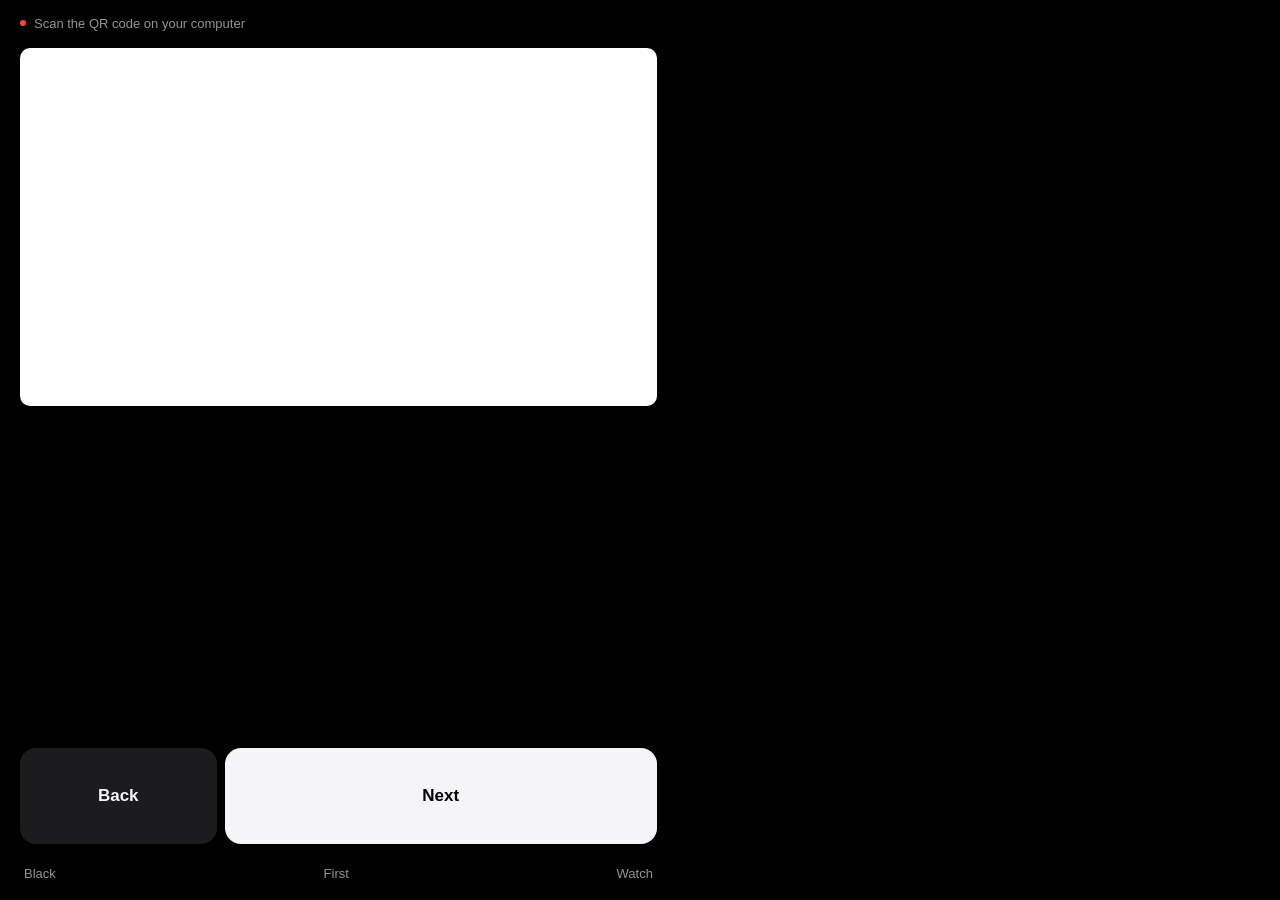
<file: deck_en/remote.html>
<!doctype html>
<html lang="en">
<head>
<meta charset="utf-8">
<meta name="viewport" content="width=device-width,initial-scale=1,viewport-fit=cover,user-scalable=no">
<title>Remote · Ateno Pitch Deck</title>
<meta name="theme-color" content="#000000">
<meta name="robots" content="noindex">
<meta name="apple-mobile-web-app-capable" content="yes">
<meta name="apple-mobile-web-app-status-bar-style" content="black-translucent">
<link rel="icon" type="image/png" href="assets/favicon.png">
<link rel="apple-touch-icon" href="assets/apple-touch-icon.png">
<style>
*{box-sizing:border-box;-webkit-tap-highlight-color:transparent}
:root{--ink:#f5f5f7;--ink2:rgba(235,235,245,.62);--ink3:rgba(235,235,245,.36)}
html,body{margin:0;height:100%;background:#000;color:var(--ink);font-family:-apple-system,BlinkMacSystemFont,"SF Pro Text","Segoe UI",Roboto,Arial,sans-serif;-webkit-font-smoothing:antialiased;overflow:hidden}
body{display:flex;flex-direction:column;gap:14px;padding:calc(12px + env(safe-area-inset-top)) 16px calc(12px + env(safe-area-inset-bottom));touch-action:manipulation;-webkit-user-select:none;user-select:none}
header{display:flex;align-items:center;gap:8px;font-size:13px;min-height:22px}
#dot{width:6px;height:6px;border-radius:50%;background:#ff9f0a;flex:none;transition:background .3s}
#dot.ok{background:#30d158}#dot.bad{background:#ff453a}
#dot.sent{animation:sent .5s ease}
@keyframes sent{0%{transform:scale(1)}40%{transform:scale(2.2)}100%{transform:scale(1)}}
#status{flex:1;min-width:0;color:var(--ink2);white-space:nowrap;overflow:hidden;text-overflow:ellipsis}
#count{font-variant-numeric:tabular-nums;color:var(--ink2)}
#count i{font-style:normal;color:var(--ink3)}
main{flex:1;min-height:0;display:flex;flex-direction:column;gap:14px}
#thumb{position:relative;width:100%;aspect-ratio:16/9;flex:none;border-radius:10px;background:#fff center/cover no-repeat;touch-action:none;overflow:hidden}
#ldot{position:absolute;left:-12px;top:-12px;width:24px;height:24px;border-radius:50%;background:radial-gradient(circle,#fff 0,#ff3b30 26%,rgba(255,59,48,.7) 42%,rgba(255,59,48,0) 72%);opacity:0;pointer-events:none}
#ldot.on{opacity:1}
#lhint{flex:none;margin-top:-8px;font-size:12px;color:var(--ink3);text-align:center}
#lhint:empty{display:none}
#notes{flex:1;min-height:0;overflow:auto;-webkit-overflow-scrolling:touch;font-size:17px;line-height:1.42;letter-spacing:-.01em;color:var(--ink);-webkit-user-select:text;user-select:text}
#notes h1{display:none}
nav{display:grid;grid-template-columns:1fr 2.2fr;gap:8px;flex:none}
button{all:unset;box-sizing:border-box;display:grid;place-items:center;cursor:pointer;transition:transform .16s,opacity .2s,background .16s}
nav button{height:96px;border-radius:16px;font-size:17px;font-weight:600}
nav button:active{transform:scale(.98)}
#next{background:#f5f5f7;color:#000}
#next:active{background:#fff}
#prev{background:#1c1c1e;color:var(--ink)}
button:disabled{opacity:.3}
#tools{display:flex;justify-content:space-between;flex:none;padding:0 4px}
#tools button{height:30px;font-size:13px;color:var(--ink2)}
#black.on{color:#fff;font-weight:600}
#joined{position:fixed;inset:0;z-index:4;display:flex;flex-direction:column;align-items:center;justify-content:center;gap:12px;background:#000;opacity:0;pointer-events:none}
#joined svg{width:72px;height:72px;fill:#30d158}
#joined path{fill:none;stroke:#fff;stroke-width:4.5;stroke-linecap:round;stroke-linejoin:round;stroke-dasharray:40;stroke-dashoffset:40}
#joined b{font-size:19px;font-weight:600;letter-spacing:-.01em}
#joined.on{animation:jfade 1.7s ease both}
#joined.on svg{animation:jpop .5s cubic-bezier(.34,1.4,.64,1) both}
#joined.on path{animation:jdraw .36s .2s ease forwards}
@keyframes jfade{0%{opacity:0}8%,75%{opacity:1}100%{opacity:0}}
@keyframes jpop{from{transform:scale(.5)}to{transform:none}}
@keyframes jdraw{to{stroke-dashoffset:0}}
#sheet{position:fixed;inset:0;z-index:5;background:#000;padding:calc(16px + env(safe-area-inset-top)) 20px calc(20px + env(safe-area-inset-bottom));overflow:auto;display:none;font-size:15px;line-height:1.42;-webkit-user-select:text;user-select:text}
#sheet.on{display:block}
#sheet header{justify-content:space-between;margin-bottom:18px}
#sheet h2{margin:0;font-size:17px;font-weight:600}
#sheet button{display:inline-grid;color:#0a84ff;font-size:15px}
#sheet p{color:var(--ink2);margin:0 0 16px;font-size:14px}
#sheet ol{padding-left:20px;margin:0 0 16px}
#sheet li{margin-bottom:12px}
#sheet code{display:block;margin:7px 0 6px;padding:9px 11px;border-radius:9px;background:#1c1c1e;font:12px ui-monospace,Menlo,monospace;word-break:break-all}
@media (min-width:760px) and (min-height:500px),(orientation:landscape){
  body{display:grid;grid-template-columns:minmax(0,1.1fr) minmax(0,1fr);grid-template-rows:auto minmax(0,1fr) auto auto;gap:14px 24px;padding-left:calc(20px + env(safe-area-inset-left));padding-right:calc(20px + env(safe-area-inset-right))}
  header{grid-column:1/-1}
  main{display:contents}
  #thumb{grid-column:1;grid-row:2;align-self:start;max-height:100%}
  #lhint{display:none}
  #notes{grid-column:2;grid-row:2/5}
  nav{grid-column:1;grid-row:3}
  #tools{grid-column:1;grid-row:4}
}
@media (orientation:landscape) and (max-height:500px){nav button{height:60px}#notes{font-size:15px}}
</style>
</head>
<body>
<header><span id="dot"></span><span id="status">Connecting…</span><span id="count"></span></header>
<main>
  <div id="thumb" role="img" aria-label="Current slide. Drag to point with the laser"><i id="ldot"></i></div>
  <div id="lhint">Drag on the slide to point</div>
  <div id="notes"></div>
</main>
<nav>
  <button id="prev" aria-label="Previous slide">Back</button>
  <button id="next">Next</button>
</nav>
<div id="tools">
  <button id="black">Black</button>
  <button id="first">First</button>
  <button id="watch">Watch</button>
</div>

<div id="joined"><svg viewBox="0 0 52 52"><circle cx="26" cy="26" r="24"/><path d="m15 27 8 8 15-17"/></svg><b>Connected</b></div>

<div id="sheet" role="dialog" aria-label="Apple Watch setup">
  <header><h2>Apple Watch</h2><button id="close">Done</button></header>
  <p>The watch uses two Shortcuts on your iPhone. You only set this up once.</p>
  <ol>
    <li>Open <b>Shortcuts</b> on your iPhone and tap <b>+</b>.</li>
    <li>Add the action <b>Get Contents of URL</b> and paste this address:
      <code id="unext"></code><button id="cnext">Copy</button></li>
    <li>Name it <b>Next slide</b>. In its details, turn on <b>Show on Apple Watch</b>.</li>
    <li>Make a second shortcut called <b>Back</b> with this address:
      <code id="uprev"></code><button id="cprev">Copy</button></li>
    <li>On the watch, open <b>Shortcuts</b>, or add it to your watch face for one-tap access.</li>
  </ol>
  <p>Each tap takes a second or two. “New code” on the computer means setting these up again.</p>
</div>

<script src="assets/laser-link.js"></script>
<script>
(() => {
  const $ = id => document.getElementById(id);
  const room = location.hash.slice(1);
  const RELAY = 'https://ntfy.sh/';
  const me = Math.random().toString(36).slice(2, 7);
  const ua = navigator.userAgent;
  const myName = /iPad/.test(ua) || (/Macintosh/.test(ua) && navigator.maxTouchPoints > 1) ? 'iPad'
    : /iPhone/.test(ua) ? 'iPhone' : /Android/.test(ua) ? (/Mobile/.test(ua) ? 'Android phone' : 'Android tablet') : 'Browser remote';
  let slides = [], n = 0, black = false, live = false, seen = new Set(), wait;

  const status = (text, cls = '') => { $('status').textContent = text; $('dot').className = cls; };
  if (!/^ateno-[0-9a-f]{32}$/.test(room)) { status('Scan the QR code on your computer', 'bad'); return; }

  function show() {
    const s = slides[n];
    $('count').innerHTML = slides.length ? `${n + 1} <i>/ ${slides.length}</i>` : '';
    $('prev').disabled = n <= 0;
    $('next').disabled = slides.length && n >= slides.length - 1;
    $('black').classList.toggle('on', black);
    if (!s) return;
    $('thumb').style.backgroundImage = `url(thumbs/${s.id}.jpg)`;
    const notes = $('notes'); notes.textContent = '';
    const h = document.createElement('h1'); h.textContent = s.title;
    notes.append(h, s.notes);
    notes.scrollTop = 0;
    if (slides[n + 1]) new Image().src = `thumbs/${slides[n + 1].id}.jpg`;
  }
  const clamp = v => Math.max(0, Math.min(Math.max(slides.length, 1) - 1, v));

  function send(m) {
    fetch(`${RELAY}${room}?cache=no`, { method: 'POST', body: `${m}~${me}` })
      .then(r => { if (r.status === 429) status('Limit reached. Use your keyboard', 'bad'); })
      .catch(() => status('No connection', 'bad'));
  }
  function press(cmd, change) {
    navigator.vibrate?.(12);
    change(); show(); send(cmd);
  }
  $('next').onclick = () => press('next', () => { n = clamp(n + 1); });
  $('prev').onclick = () => press('prev', () => { n = clamp(n - 1); });
  $('first').onclick = () => press('first', () => { n = 0; });
  $('black').onclick = () => press('black', () => { black = !black; });

  function hello() {
    fetch(`${RELAY}${room}?cache=no`, { method: 'POST', body: `hello~${me}~${myName}` }).catch(() => status('No connection', 'bad'));
    clearTimeout(wait);
    wait = setTimeout(() => { if (!live) status('Open the talk on your computer', 'bad'); }, 7000);
  }
  function connect() {
    const es = new EventSource(`${RELAY}${room}/sse`);
    es.onopen = hello;
    es.onerror = () => { live = false; status('Reconnecting…'); };
    es.onmessage = e => {
      let d; try { d = JSON.parse(e.data); } catch { return; }
      if (d.event !== 'message' || seen.has(d.id)) return;
      seen.add(d.id);
      const [cmd, from] = String(d.message).split('~');
      if (cmd.startsWith('at:')) {
        const [, i, b, mode] = cmd.split(':');
        n = clamp(+i); black = b === '1';
        if (!live) celebrate();
        live = true;
        status(mode === 'p' ? 'Connected · Presenter' : 'Connected', 'ok'); show();
      } else if (cmd === 'hi') {
        hello();                                          // the computer just came back
      } else if (from === me) {
        $('dot').classList.remove('sent'); $('dot').offsetWidth; $('dot').classList.add('sent');   // the relay has the tap
      } else {
        if (cmd === 'next') n = clamp(n + 1);
        else if (cmd === 'prev') n = clamp(n - 1);
        else if (cmd === 'first') n = 0;
        else if (cmd === 'black') black = !black;
        show();
      }
    };
  }

  function celebrate() {
    navigator.vibrate?.([15, 40, 15]);
    $('joined').classList.remove('on'); $('joined').offsetWidth; $('joined').classList.add('on');
  }
  // tells the computer this page is still here, and that it has left
  setInterval(() => { if (!document.hidden && live) send('ping'); }, 90000);
  addEventListener('pagehide', () => { navigator.sendBeacon?.(`${RELAY}${room}?cache=no`, `bye~${me}`); });

  // laser: the finger on the slide preview is the dot on the slide
  const pad = $('thumb'), ldot = $('ldot');
  let sender = null, linkUp = false, aim = null, sendT = 0, lastSent = 0;
  const openLink = () => {
    if (sender) return;
    sender = window.laserSend?.(`${room}/laser`, up => {
      linkUp = up;
      if (!localStorage.getItem('ateno-laser-used') || !up) $('lhint').textContent = up ? 'Drag on the slide to point' : 'Laser unavailable on this network';
    }) || null;
  };
  function aimAt(e) {
    const r = pad.getBoundingClientRect();
    const x = Math.max(0, Math.min(1, (e.clientX - r.left) / r.width)), y = Math.max(0, Math.min(1, (e.clientY - r.top) / r.height));
    aim = `${x.toFixed(3)},${y.toFixed(3)}`;
    ldot.style.transform = `translate(${x * r.width}px,${y * r.height}px)`;
  }
  // 12 updates a second is what the free relay carries without dropping any
  const pump = () => {
    if (aim === null) return;
    sender?.send(aim); sendT = setTimeout(pump, 80);
  };
  pad.addEventListener('pointerdown', e => {
    openLink();
    try { pad.setPointerCapture(e.pointerId); } catch {}
    aimAt(e); ldot.classList.add('on');
    navigator.vibrate?.(8);
    localStorage.setItem('ateno-laser-used', '1');
    if (linkUp) $('lhint').textContent = '';
    clearTimeout(sendT); pump();
  });
  pad.addEventListener('pointermove', e => { if (aim !== null) aimAt(e); });
  const lift = () => {
    if (aim === null) return;
    aim = null; clearTimeout(sendT); ldot.classList.remove('on');
    sender?.send('off');
  };
  pad.addEventListener('pointerup', lift);
  pad.addEventListener('pointercancel', lift);

  // keep the screen awake while presenting
  let lock;
  const stayAwake = async () => { try { lock = await navigator.wakeLock?.request('screen'); } catch {} };
  document.addEventListener('visibilitychange', () => { if (!document.hidden) { stayAwake(); if (slides.length) hello(); } });
  stayAwake();

  // titles and notes come from the deck itself, so this page never goes out of date
  fetch('index.html').then(r => r.text()).then(html => {
    const doc = new DOMParser().parseFromString(html, 'text/html');
    slides = [...doc.querySelectorAll('section.slide')].map(s => ({
      id: s.id,
      title: (s.querySelector('h1,h2')?.textContent || s.id).trim(),
      notes: (s.querySelector('aside')?.textContent || 'No notes for this slide.').trim()
    }));
    show(); connect();
  }).catch(() => status('Could not load the talk', 'bad'));

  // Apple Watch setup
  const url = m => `${RELAY}${room}/publish?message=${m}&cache=no`;
  $('unext').textContent = url('next'); $('uprev').textContent = url('prev');
  if (localStorage.getItem('ateno-laser-used')) $('lhint').textContent = '';
  openLink();
  $('watch').onclick = () => $('sheet').classList.add('on');
  $('close').onclick = () => $('sheet').classList.remove('on');
  const copy = (btn, text) => { btn.onclick = async () => { try { await navigator.clipboard.writeText(text); btn.textContent = 'Copied'; } catch { btn.textContent = 'Select to copy'; } }; };
  copy($('cnext'), url('next')); copy($('cprev'), url('prev'));
})();
</script>
</body>
</html>
</file>
<file: deck_en/fonts/inter.css>
@font-face{font-family:'Inter';font-style:normal;font-weight:400;font-display:swap;src:url('Inter-Regular.woff2') format('woff2')}
@font-face{font-family:'Inter';font-style:normal;font-weight:500;font-display:swap;src:url('Inter-Medium.woff2') format('woff2')}
@font-face{font-family:'Inter';font-style:normal;font-weight:600;font-display:swap;src:url('Inter-SemiBold.woff2') format('woff2')}
@font-face{font-family:'Inter';font-style:normal;font-weight:700;font-display:swap;src:url('Inter-Bold.woff2') format('woff2')}
@font-face{font-family:'Inter';font-style:normal;font-weight:800;font-display:swap;src:url('Inter-ExtraBold.woff2') format('woff2')}
@font-face{font-family:'JetBrains Mono';font-style:normal;font-weight:400;font-display:swap;src:url('JetBrainsMono-400.woff2') format('woff2')}
@font-face{font-family:'JetBrains Mono';font-style:normal;font-weight:500;font-display:swap;src:url('JetBrainsMono-500.woff2') format('woff2')}
@font-face{font-family:'JetBrains Mono';font-style:normal;font-weight:600;font-display:swap;src:url('JetBrainsMono-600.woff2') format('woff2')}
@font-face{font-family:'Space Grotesk';font-style:normal;font-weight:500;font-display:swap;src:url('SpaceGrotesk-500.woff2') format('woff2')}
@font-face{font-family:'Space Grotesk';font-style:normal;font-weight:600;font-display:swap;src:url('SpaceGrotesk-600.woff2') format('woff2')}
@font-face{font-family:'Space Grotesk';font-style:normal;font-weight:700;font-display:swap;src:url('SpaceGrotesk-700.woff2') format('woff2')}
</file>
<file: deck_ru/fonts/inter.css>
@font-face{font-family:'Inter';font-style:normal;font-weight:400;font-display:swap;src:url('Inter-Regular.woff2') format('woff2')}
@font-face{font-family:'Inter';font-style:normal;font-weight:500;font-display:swap;src:url('Inter-Medium.woff2') format('woff2')}
@font-face{font-family:'Inter';font-style:normal;font-weight:600;font-display:swap;src:url('Inter-SemiBold.woff2') format('woff2')}
@font-face{font-family:'Inter';font-style:normal;font-weight:700;font-display:swap;src:url('Inter-Bold.woff2') format('woff2')}
@font-face{font-family:'Inter';font-style:normal;font-weight:800;font-display:swap;src:url('Inter-ExtraBold.woff2') format('woff2')}
@font-face{font-family:'JetBrains Mono';font-style:normal;font-weight:400;font-display:swap;src:url('JetBrainsMono-400.woff2') format('woff2')}
@font-face{font-family:'JetBrains Mono';font-style:normal;font-weight:500;font-display:swap;src:url('JetBrainsMono-500.woff2') format('woff2')}
@font-face{font-family:'JetBrains Mono';font-style:normal;font-weight:600;font-display:swap;src:url('JetBrainsMono-600.woff2') format('woff2')}
@font-face{font-family:'Space Grotesk';font-style:normal;font-weight:500;font-display:swap;src:url('SpaceGrotesk-500.woff2') format('woff2')}
@font-face{font-family:'Space Grotesk';font-style:normal;font-weight:600;font-display:swap;src:url('SpaceGrotesk-600.woff2') format('woff2')}
@font-face{font-family:'Space Grotesk';font-style:normal;font-weight:700;font-display:swap;src:url('SpaceGrotesk-700.woff2') format('woff2')}
</file>
